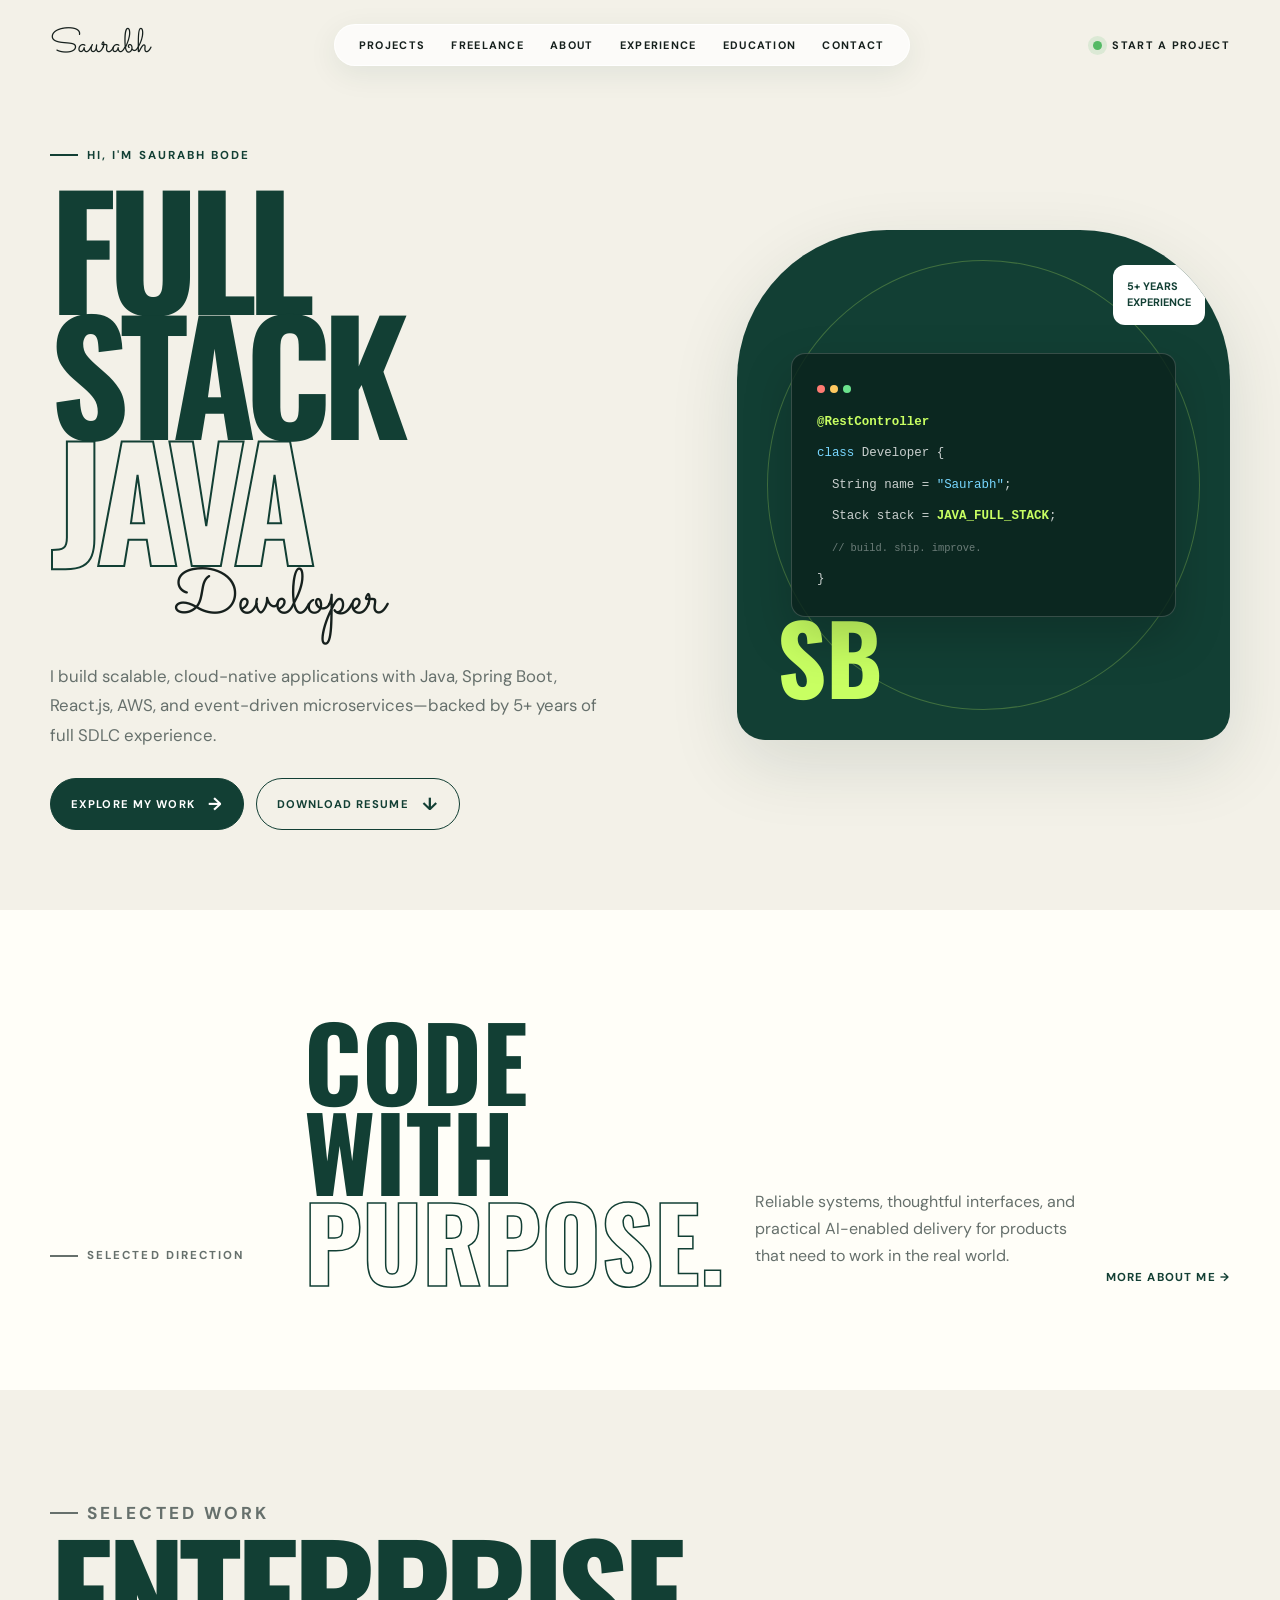
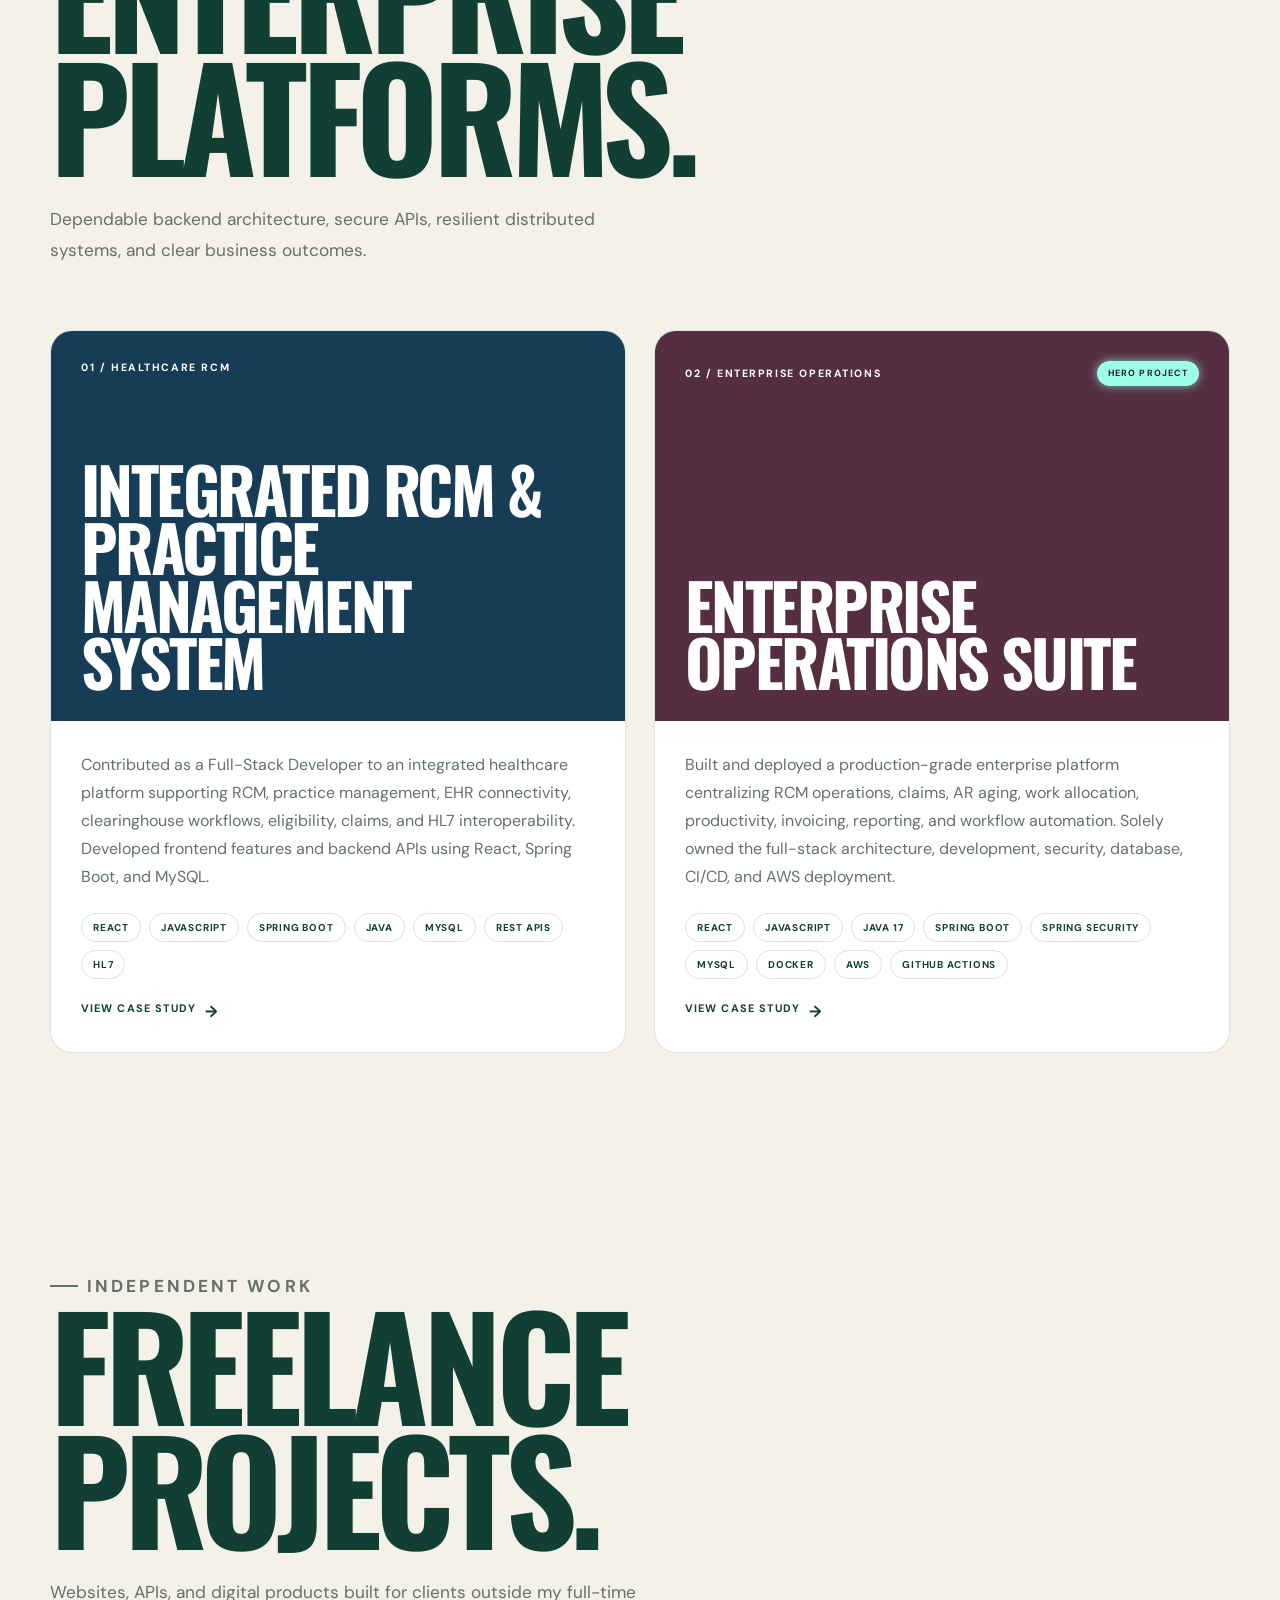
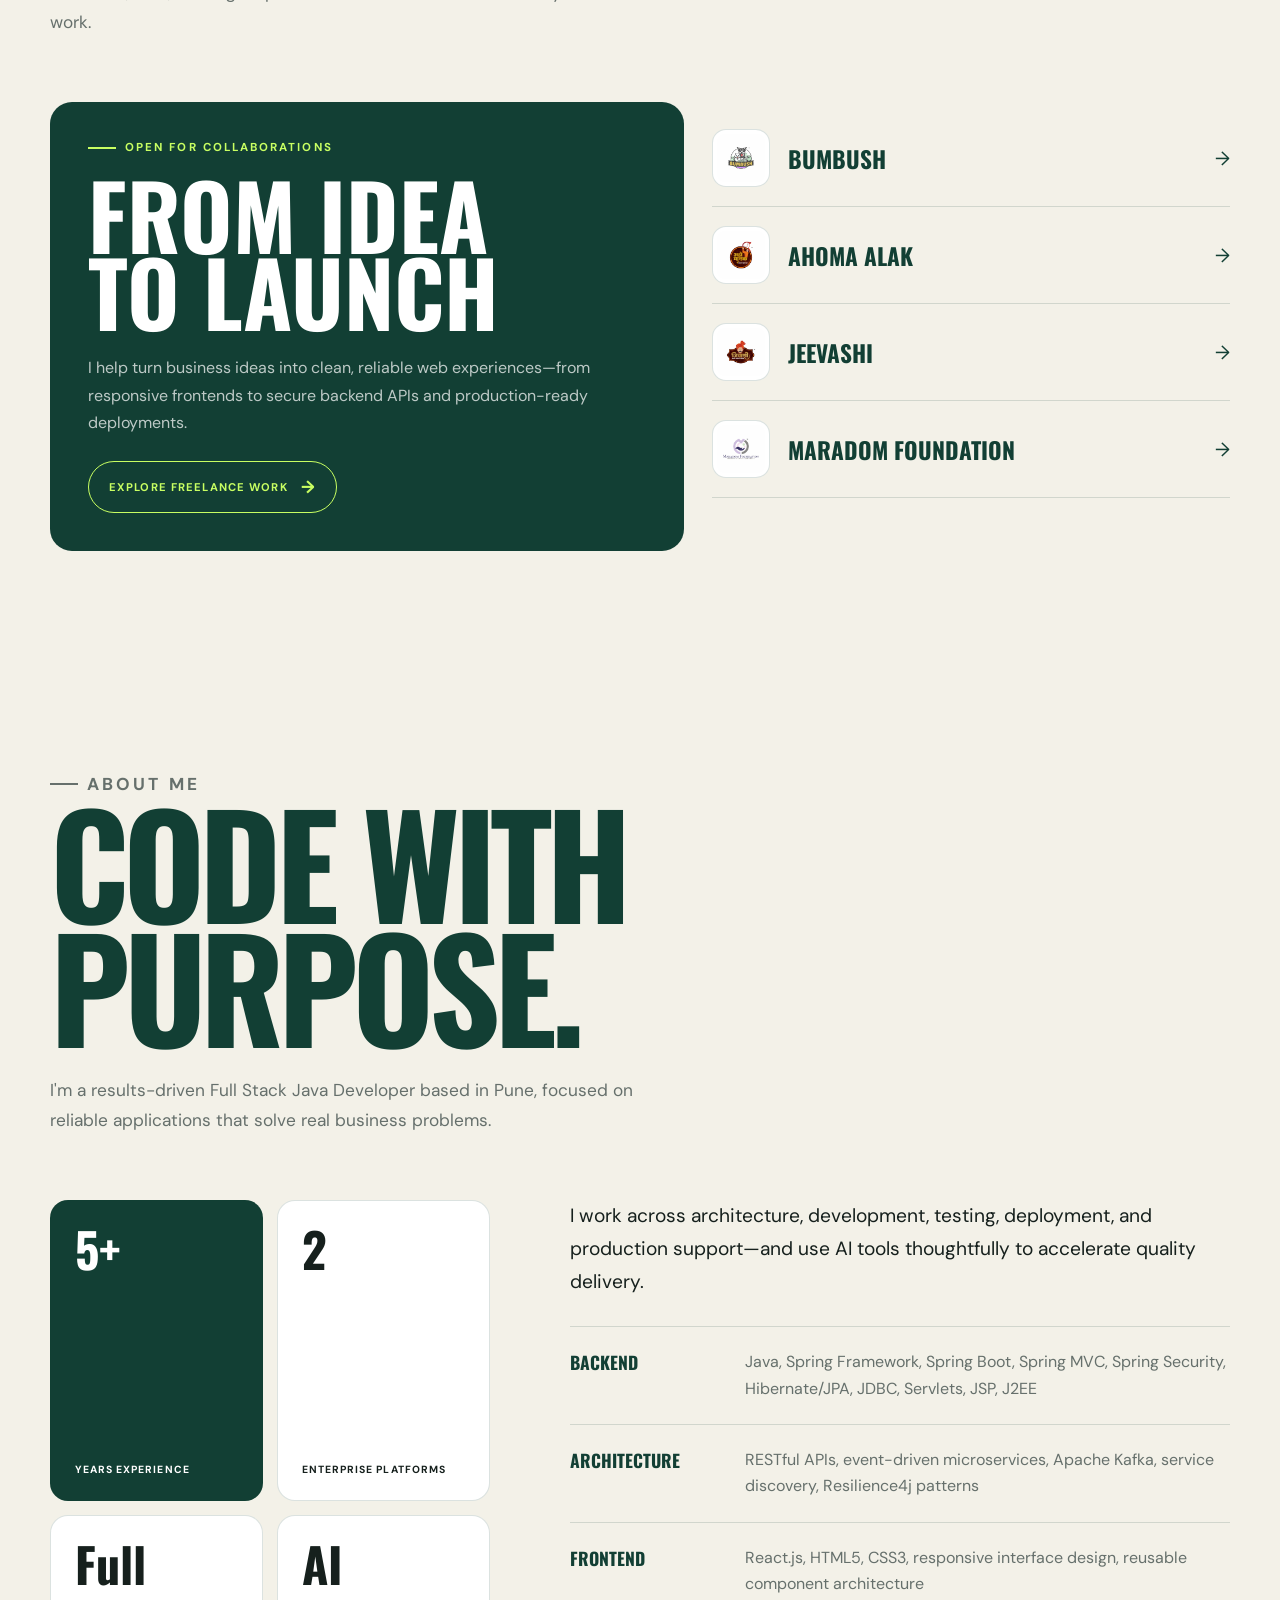
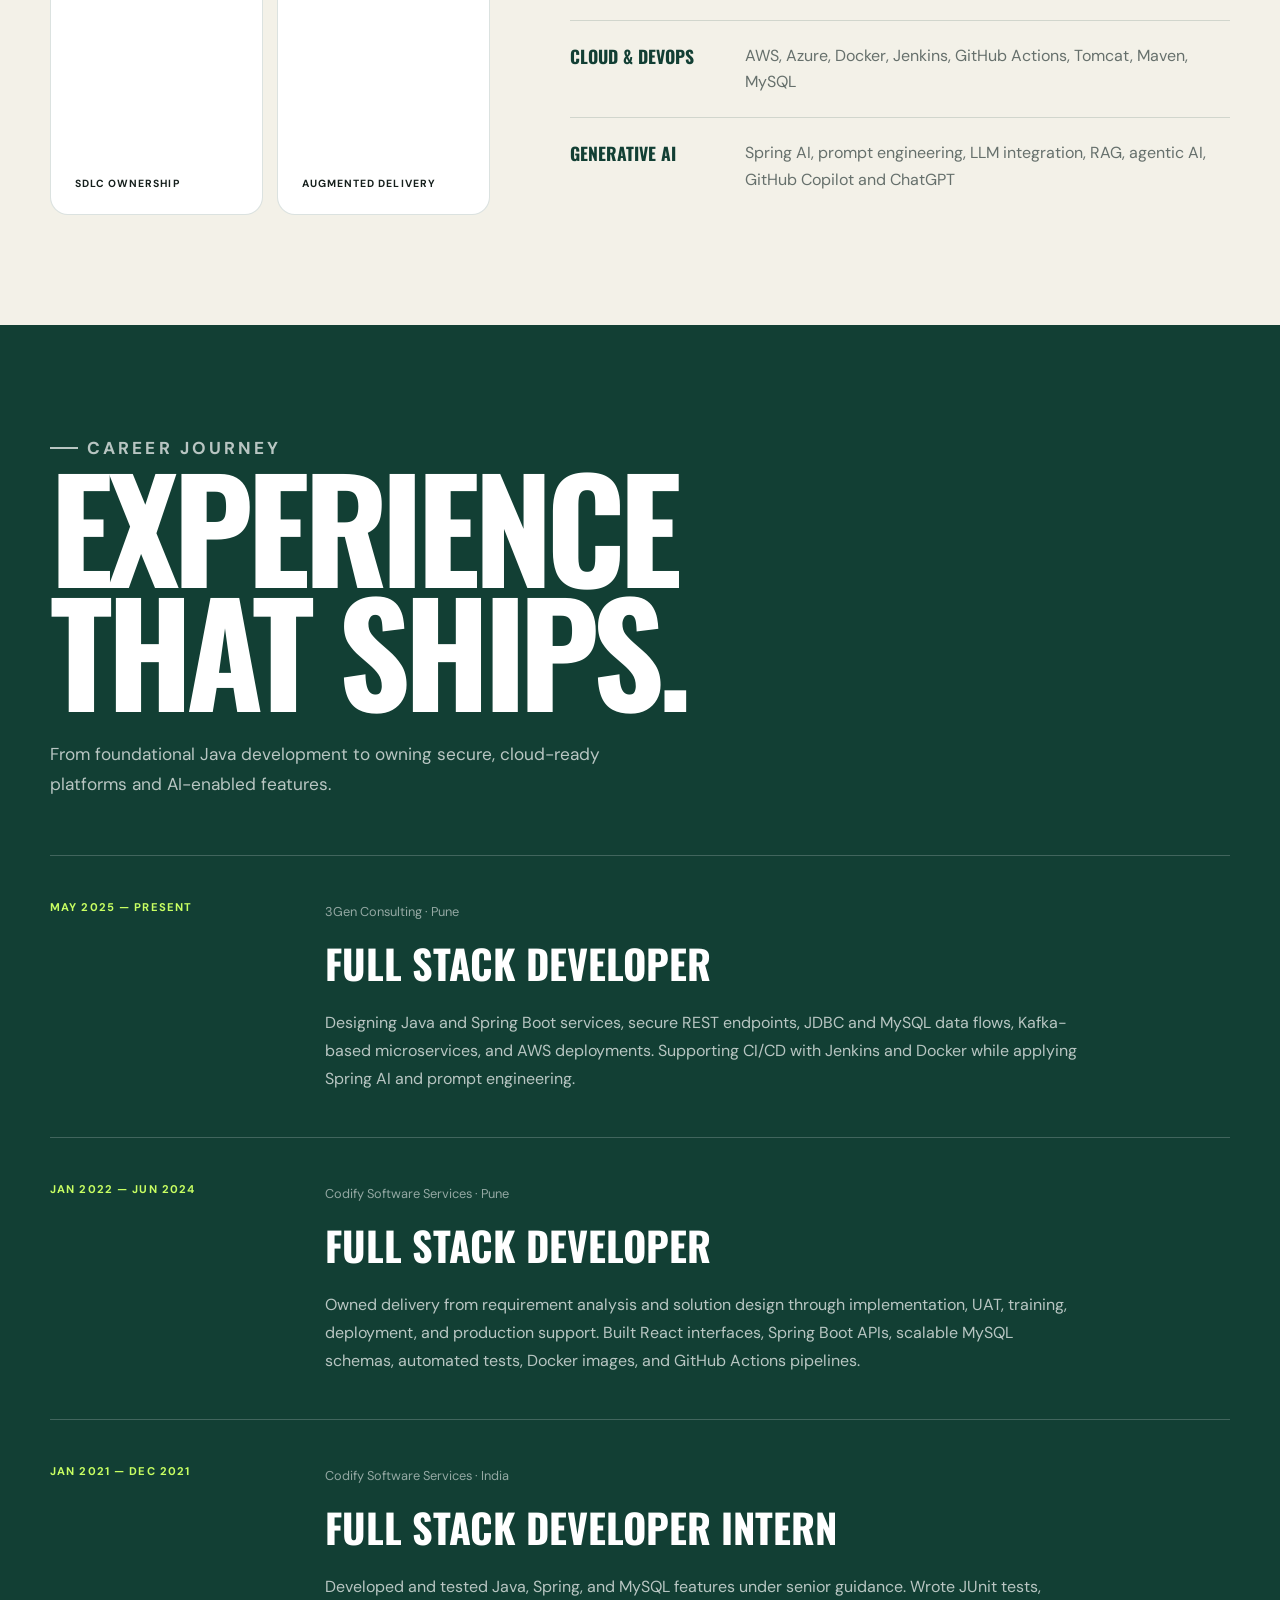
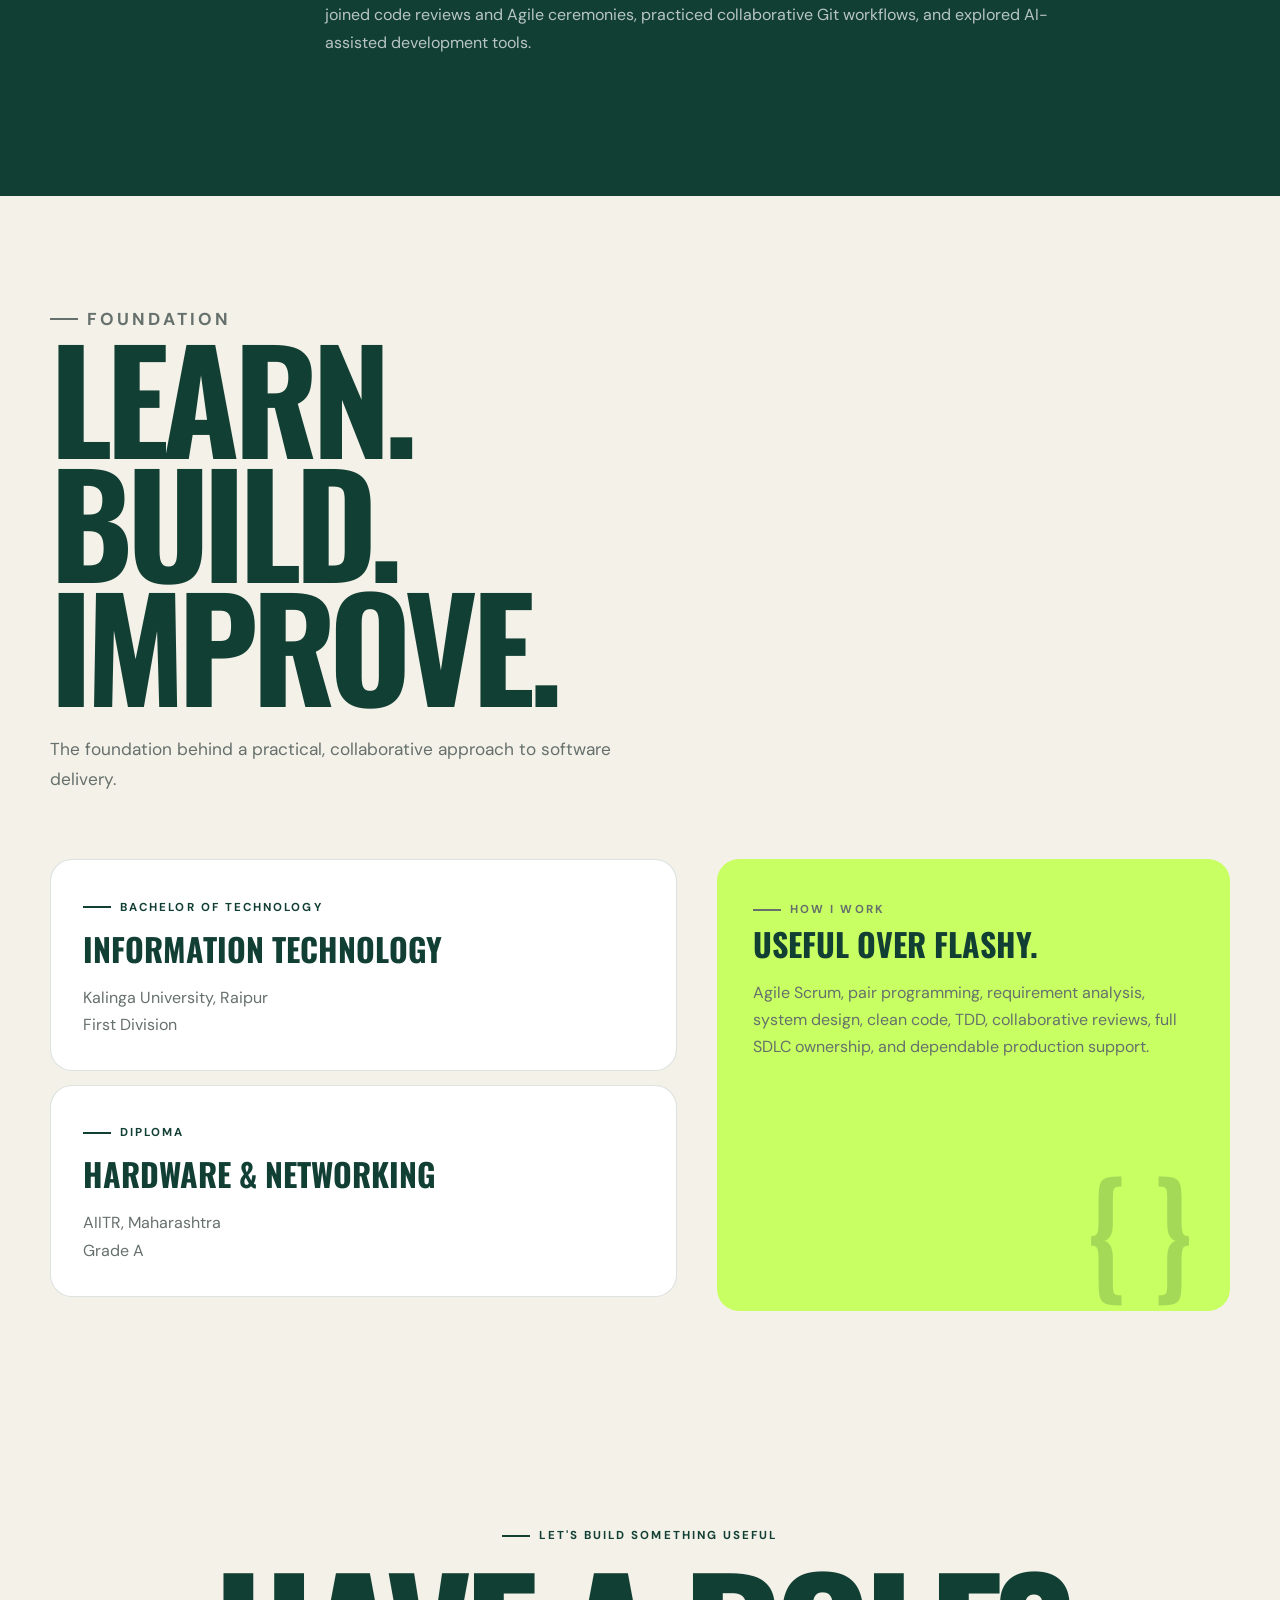
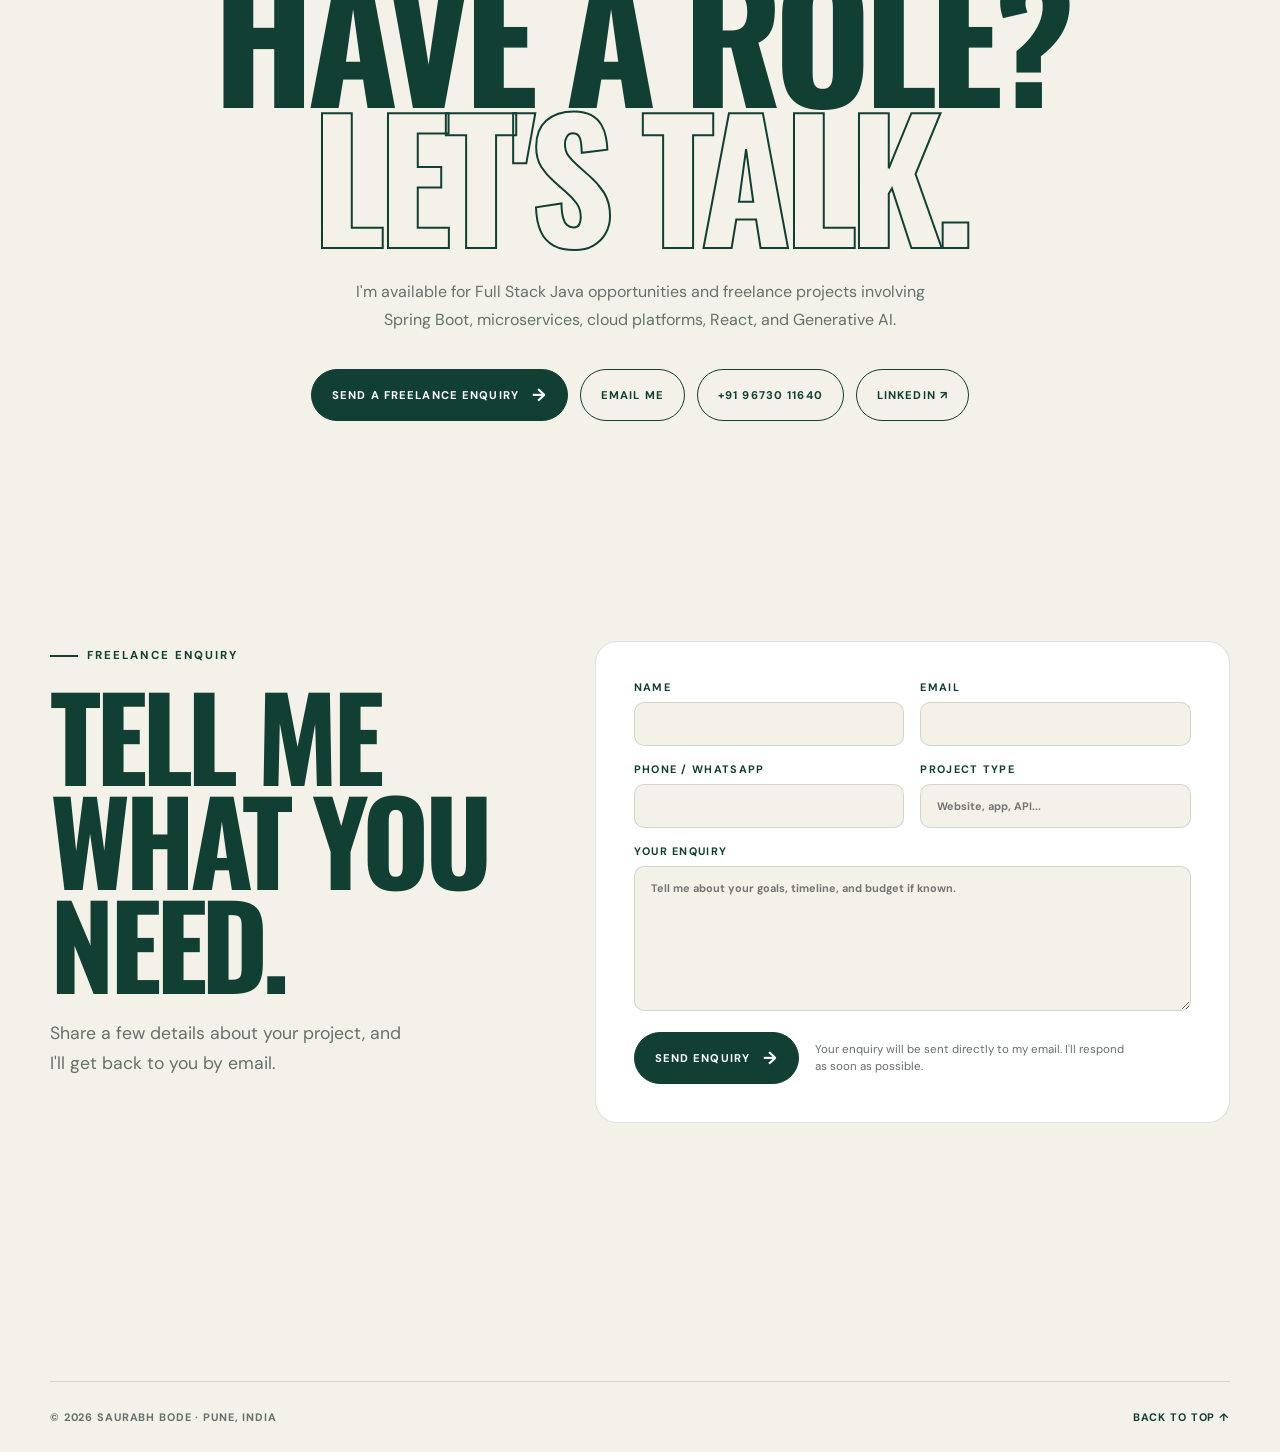
<file: index.html>
<!doctype html>
<html lang="en">
  <head>
    <meta charset="UTF-8" />
    <meta http-equiv="refresh" content="0; url=html/index.html" />
    <meta name="viewport" content="width=device-width, initial-scale=1.0" />
    <title>Saurabh Bode | Portfolio</title>
    <script>
      window.location.replace("html/index.html");
    </script>
  </head>
  <body>
    <a href="html/index.html">Open portfolio</a>
  </body>
</html>
</file>
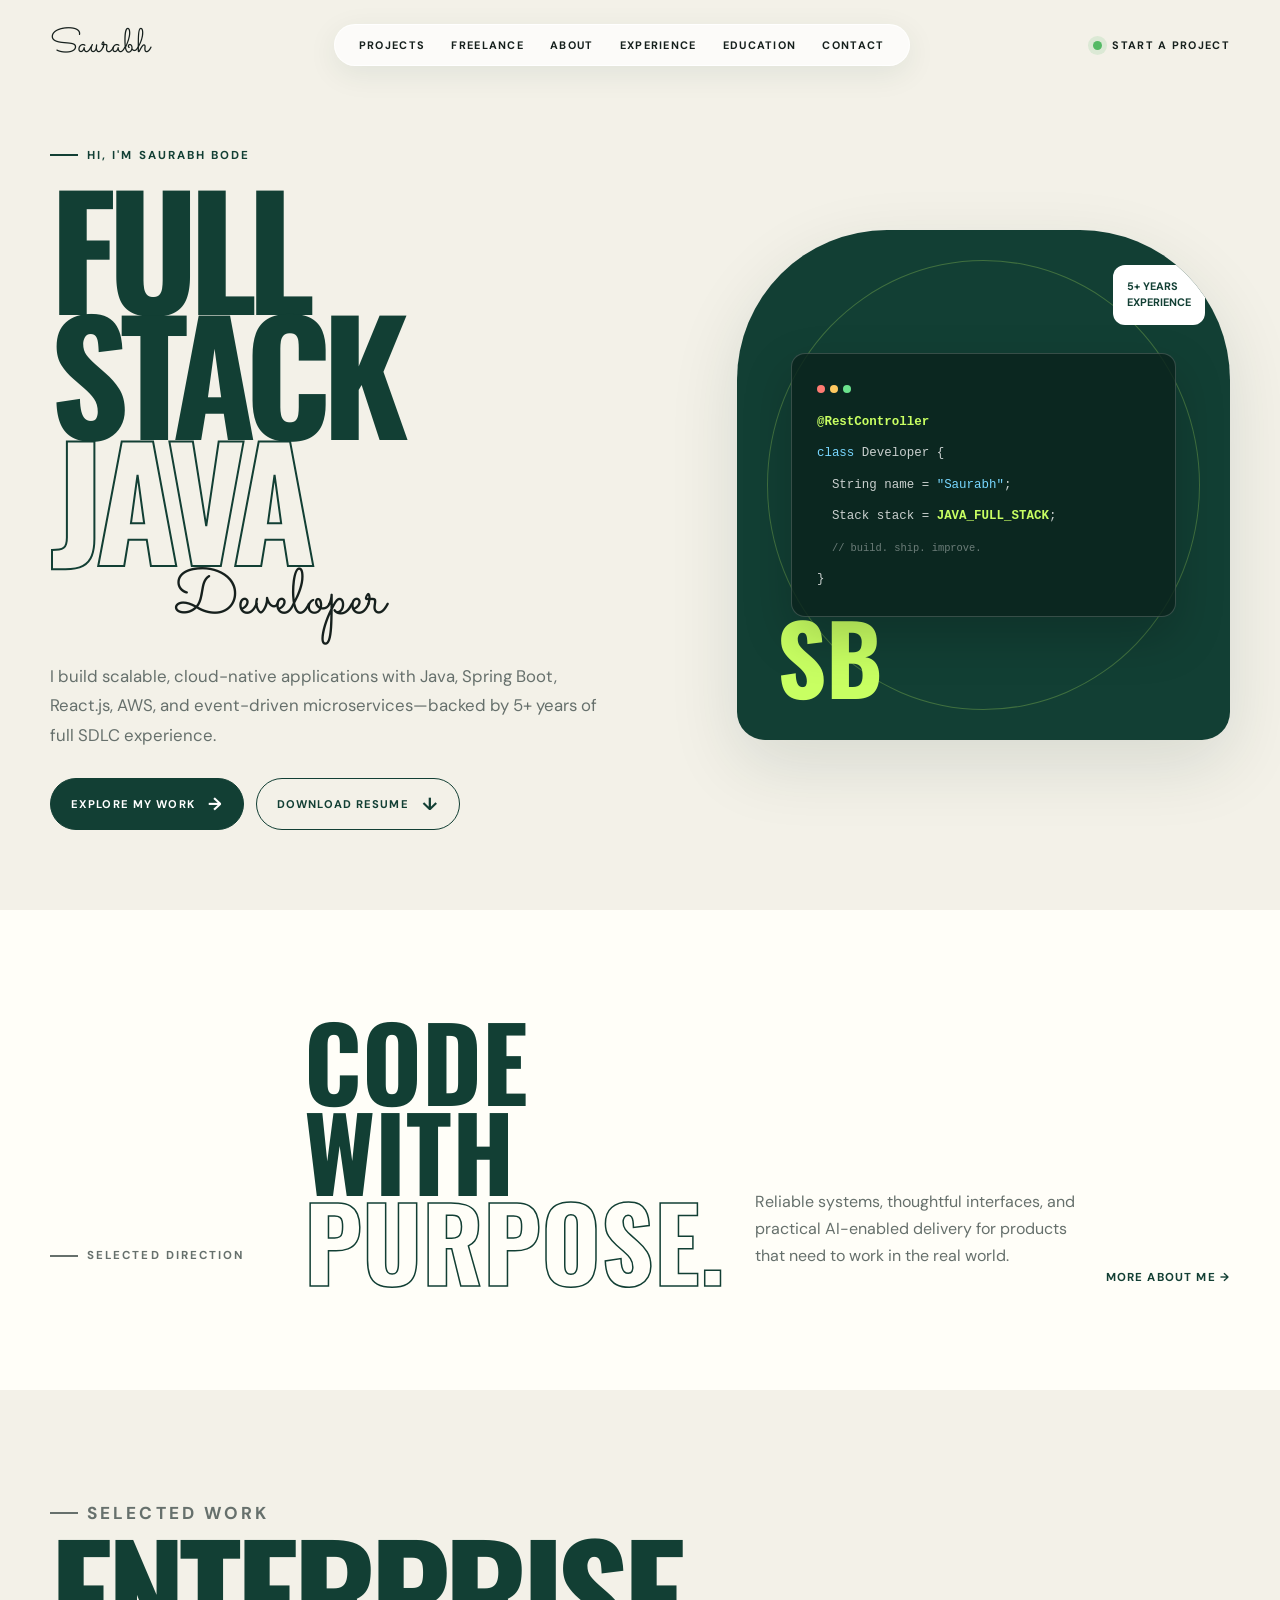
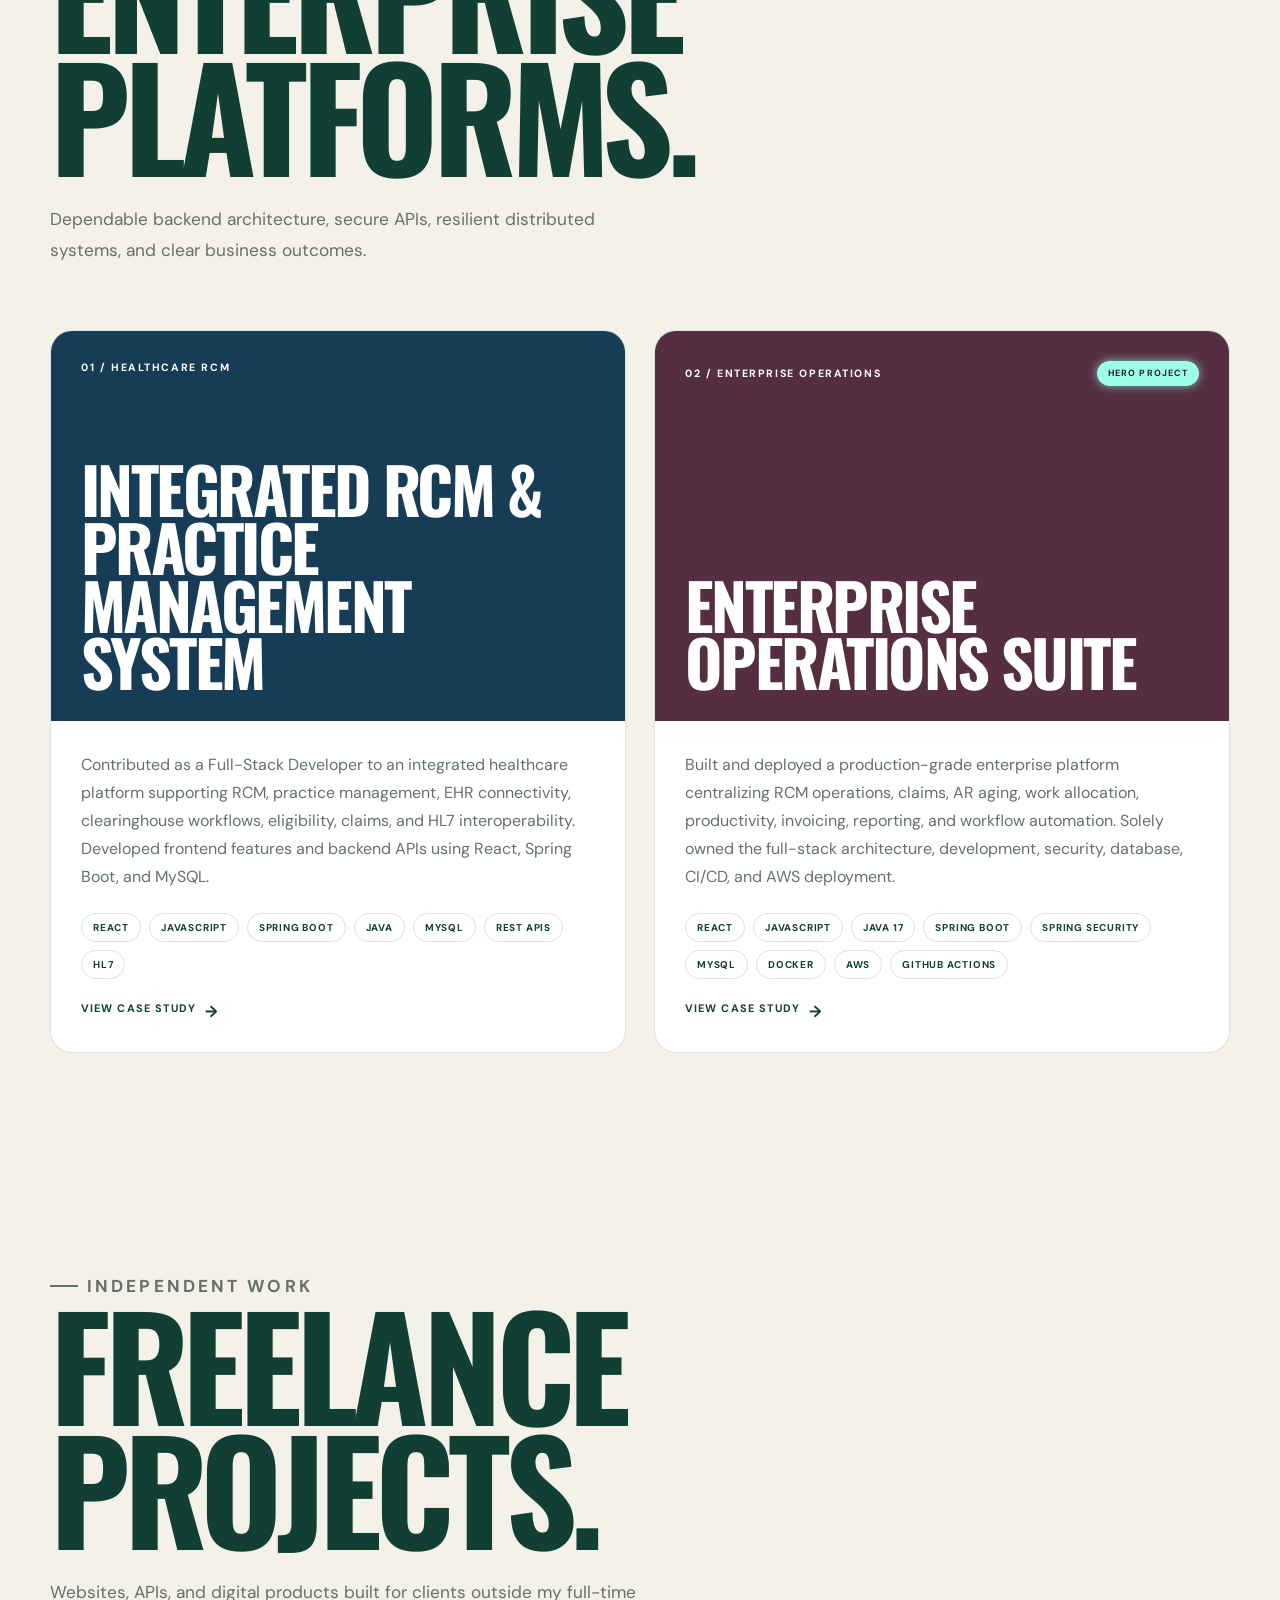
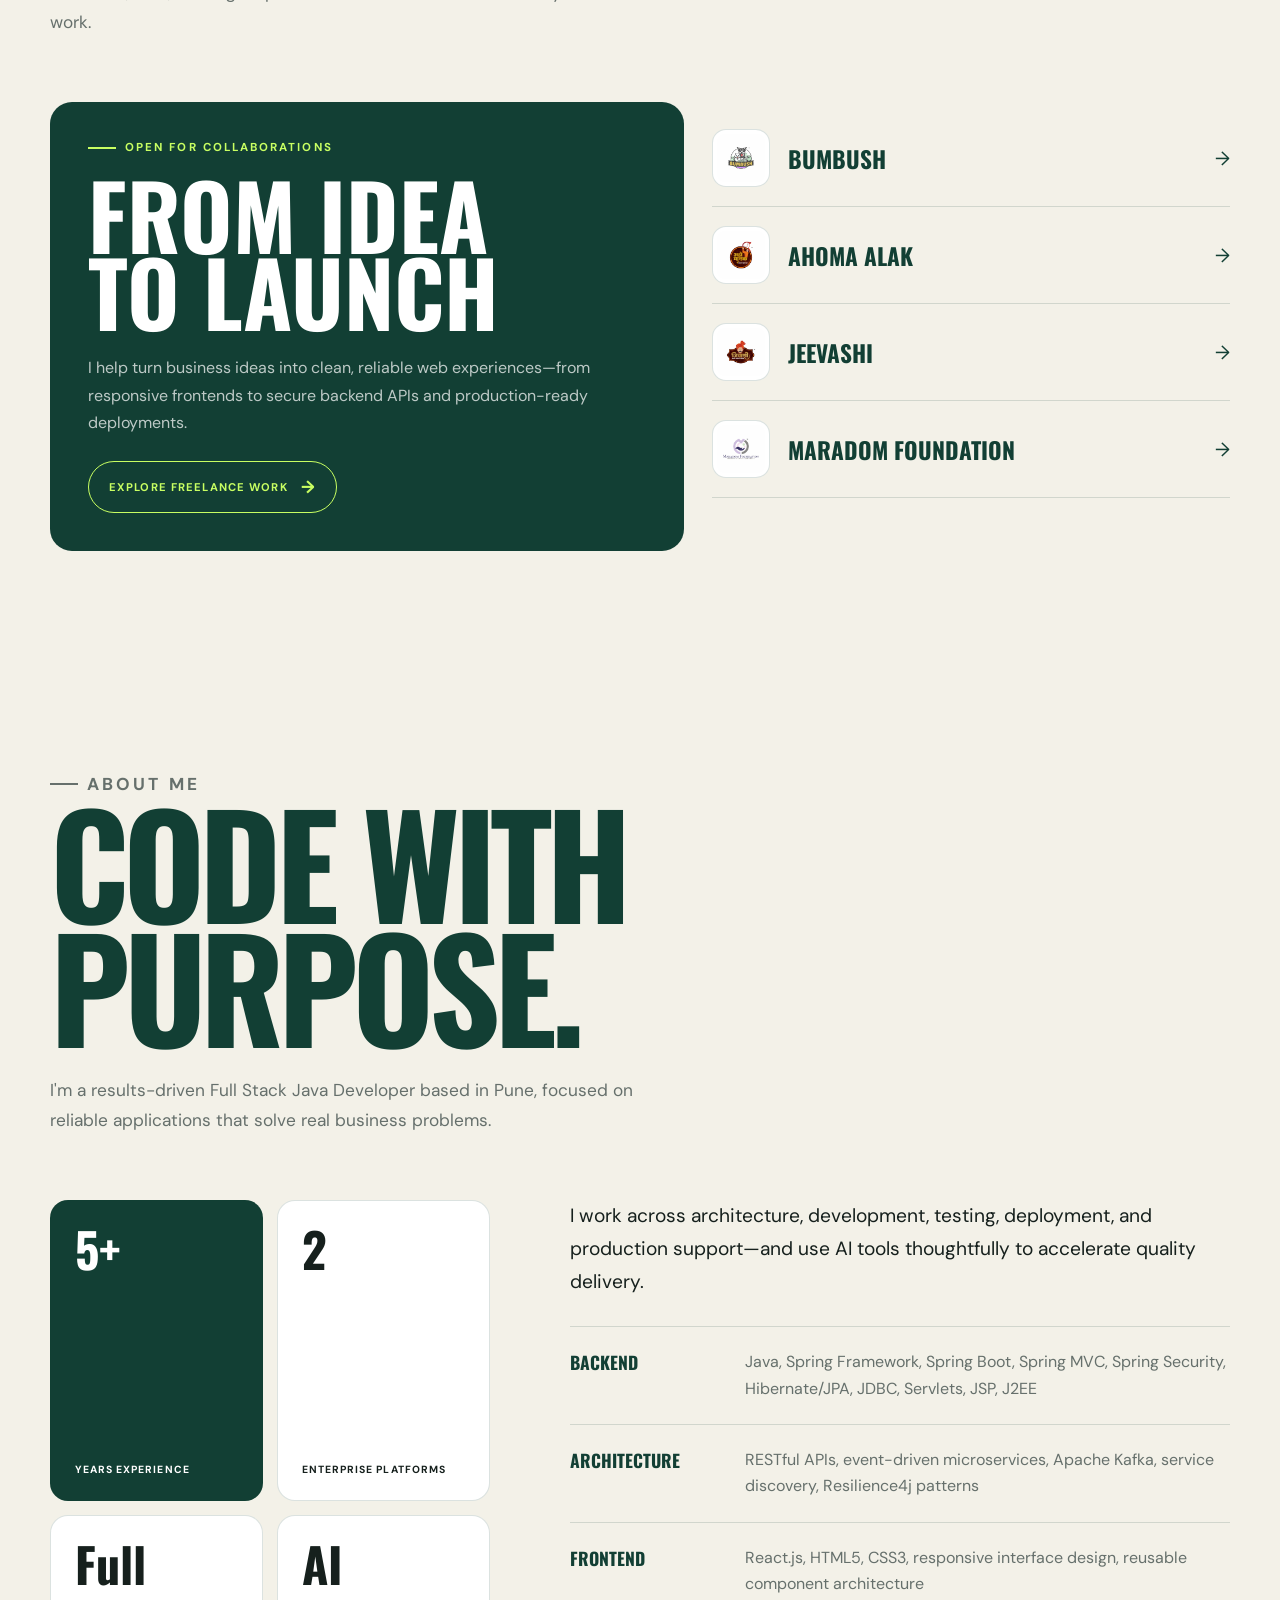
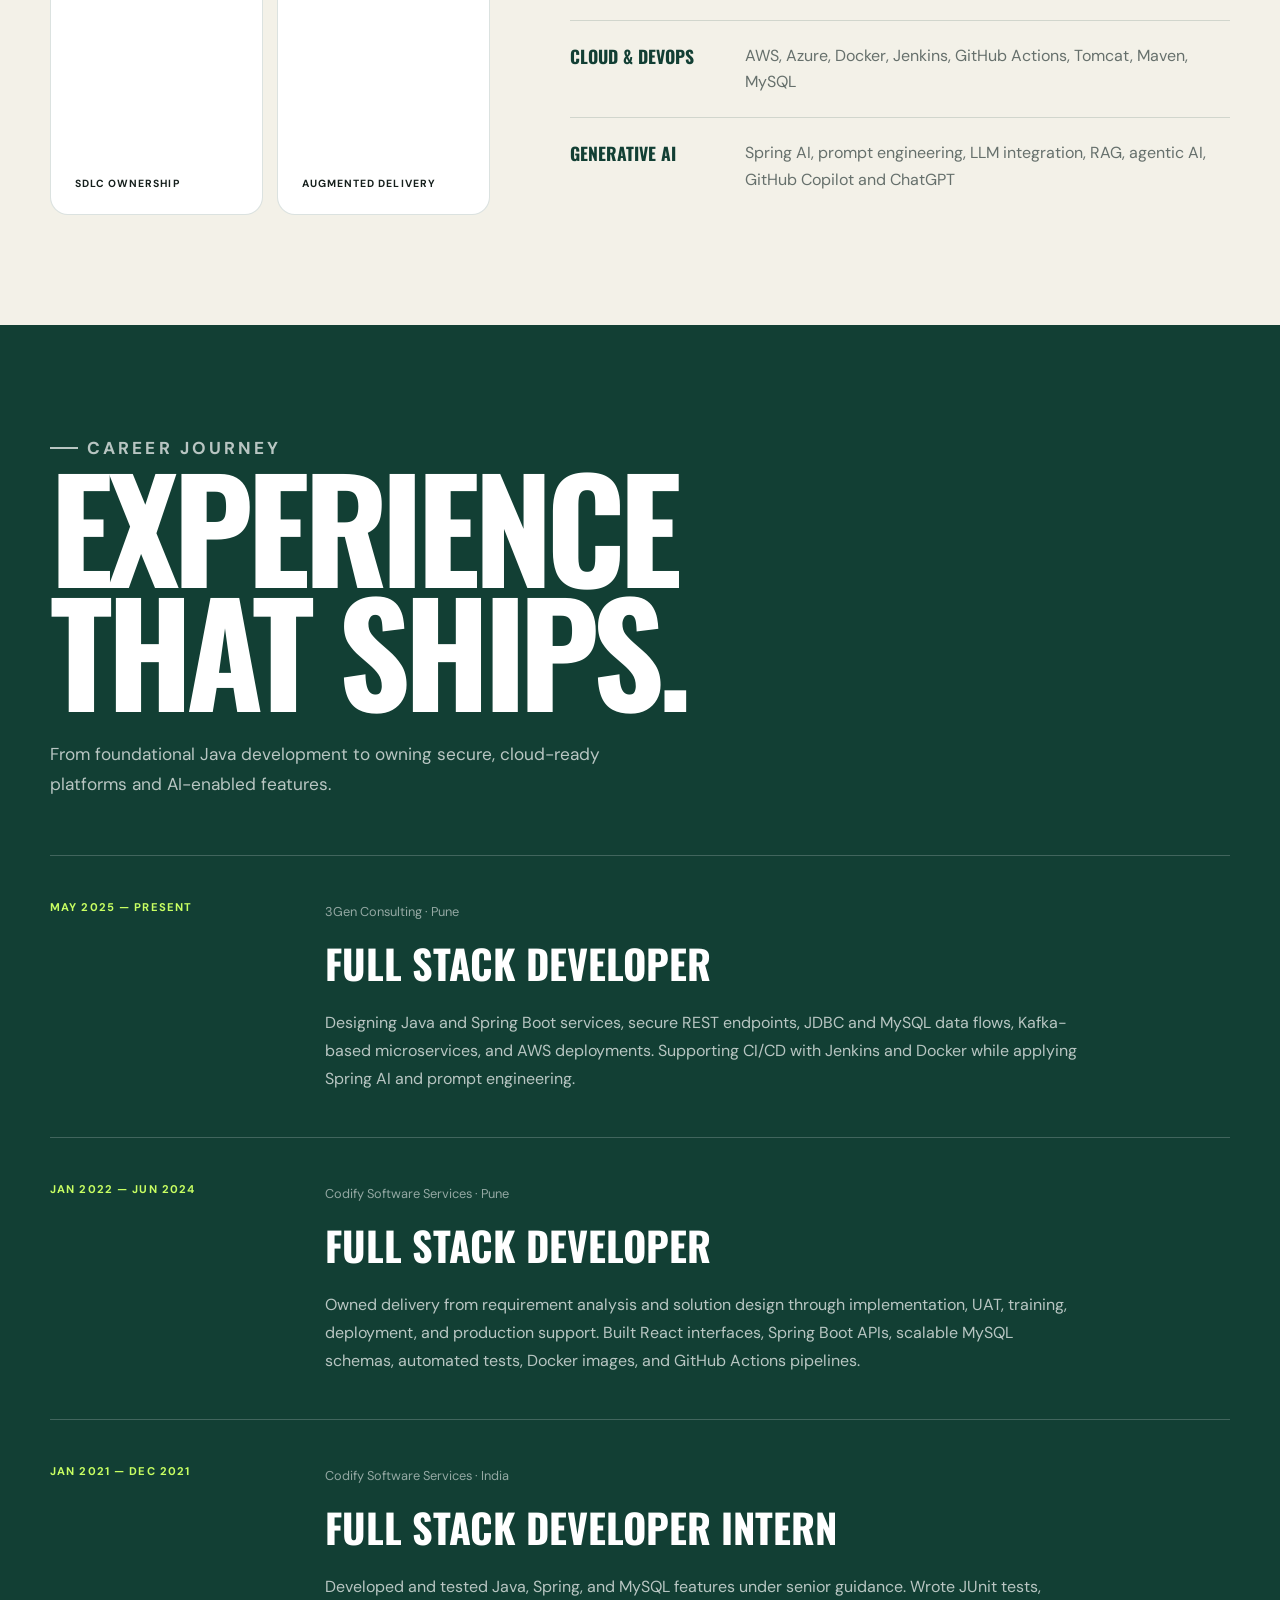
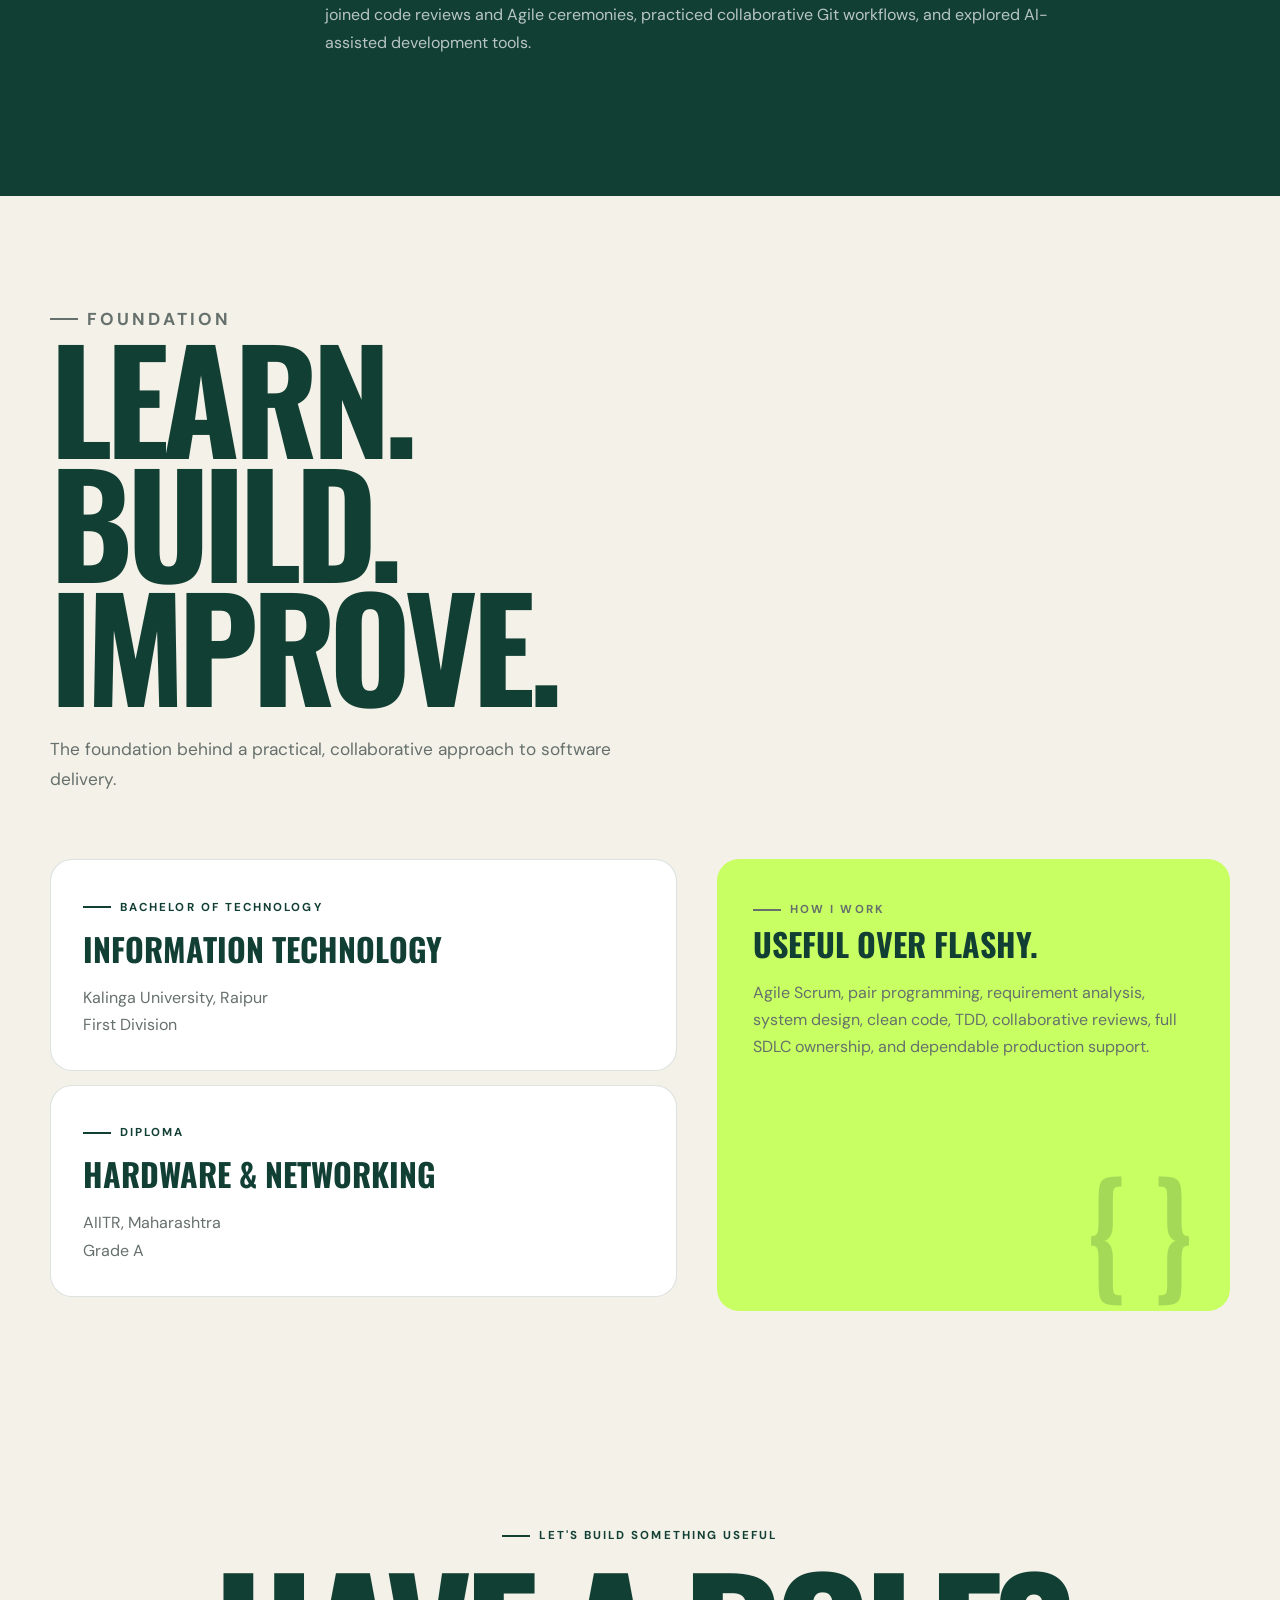
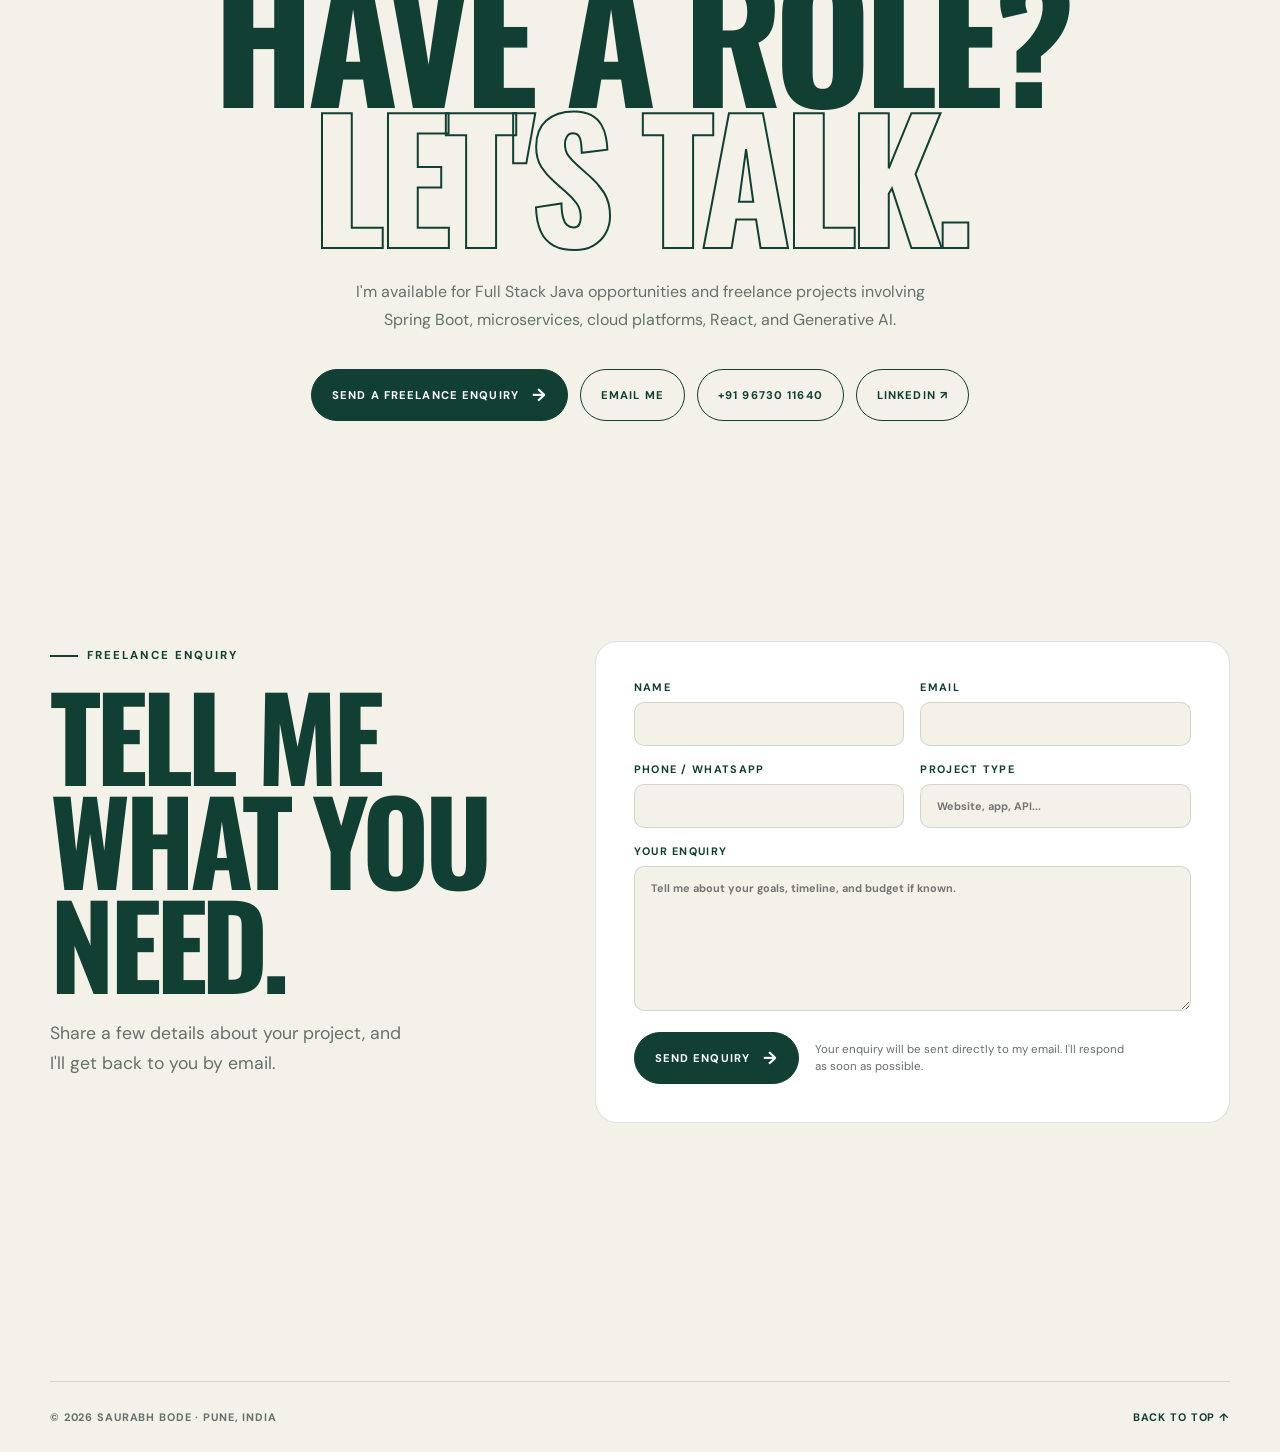
<file: html/index.html>
<!doctype html>
<html lang="en">
  <head>
    <meta charset="UTF-8" />
    <meta name="viewport" content="width=device-width, initial-scale=1.0" />
    <meta
      name="description"
      content="Portfolio of Saurabh Bode, Full Stack Java Developer."
    />
    <title>Saurabh Bode | Full Stack Java Developer</title>
    <link rel="icon" type="image/svg+xml" href="../assets/favicon.svg" />
    <link rel="preconnect" href="https://fonts.googleapis.com" />
    <link rel="preconnect" href="https://fonts.gstatic.com" crossorigin />
    <link
      href="https://fonts.googleapis.com/css2?family=DM+Sans:wght@400;500;600;700&family=Oswald:wght@500;600;700&family=Sacramento&display=swap"
      rel="stylesheet"
    />
    <link rel="stylesheet" href="../css/base.css" />
    <link rel="stylesheet" href="../css/home.css" />
    <link rel="stylesheet" href="../css/projects.css" />
    <link rel="stylesheet" href="../css/freelance.css" />
    <link rel="stylesheet" href="../css/about.css" />
    <link rel="stylesheet" href="../css/experience.css" />
    <link rel="stylesheet" href="../css/education.css" />
    <link rel="stylesheet" href="../css/contact.css" />
    <link rel="stylesheet" href="../css/enquiry.css" />
  </head>
  <body>
    <header class="site-header">
      <nav class="nav wrap" aria-label="Main navigation">
        <a href="#home" class="brand">Saurabh</a>
        <div class="nav-links">
          <a href="#projects">Projects</a><a href="#freelance">Freelance</a
          ><a href="#about">About</a><a href="#experience">Experience</a
          ><a href="#education">Education</a><a href="#contact">Contact</a>
        </div>
        <a class="nav-cta" href="#enquiry"
          ><span class="status-dot"></span> Start a project</a
        >
      </nav>
    </header>
    <main>
      <section id="home" class="hero wrap">
        <div class="hero-copy">
          <p class="eyebrow">Hi, I'm Saurabh Bode</p>
          <h1>Full Stack<br /><span>Java</span><small>Developer</small></h1>
          <p class="hero-intro">
            I build scalable, cloud-native applications with Java, Spring Boot,
            React.js, AWS, and event-driven microservices&mdash;backed by 5+
            years of full SDLC experience.
          </p>
          <div class="actions">
            <a class="button primary" href="#projects"
              >Explore my work <span>&rarr;</span></a
            ><a
              class="button"
              href="../documents/Saurabh_Bode_Resume.docx"
              download
              >Download resume <span>&darr;</span></a
            >
          </div>
        </div>
        <div class="hero-card" aria-label="Developer code illustration">
          <div class="code-window">
            <i></i><i></i><i></i>
            <p><b>@RestController</b></p>
            <p><em>class</em> Developer {</p>
            <p>&nbsp; String name = <em>"Saurabh"</em>;</p>
            <p>&nbsp; Stack stack = <b>JAVA_FULL_STACK</b>;</p>
            <p>&nbsp; <small>// build. ship. improve.</small></p>
            <p>}</p>
          </div>
          <strong>SB</strong><span>5+ years<br />experience</span>
        </div>
      </section>
      <section class="home-strip">
        <div class="wrap strip-grid">
          <p class="eyebrow">Selected direction</p>
          <h2>Code with<br /><span>purpose.</span></h2>
          <p>
            Reliable systems, thoughtful interfaces, and practical AI-enabled
            delivery for products that need to work in the real world.
          </p>
          <a class="text-link" href="#about">More about me &rarr;</a>
        </div>
      </section>
      <section id="projects" class="wrap portfolio-section">
        <header class="page-hero">
          <p class="eyebrow">Selected work</p>
          <h1>Enterprise<br />platforms.</h1>
          <p>
            Dependable backend architecture, secure APIs, resilient distributed
            systems, and clear business outcomes.
          </p>
        </header>
        <div class="project-grid">
          <a
            class="project card project-link"
            href="integrated-rcm-and-pms.html"
            aria-label="View RevGen-i project details"
            ><div class="project-visual blue">
              <span>01 / HEALTHCARE RCM</span>
              <h2>Integrated RCM &amp; Practice Management System</h2>
            </div>
            <div class="project-body">
              <p>
                Contributed as a Full-Stack Developer to an integrated
                healthcare platform supporting RCM, practice management, EHR
                connectivity, clearinghouse workflows, eligibility, claims, and
                HL7 interoperability. Developed frontend features and backend
                APIs using React, Spring Boot, and MySQL.
              </p>
              <div class="tags">
                <b>React</b><b>JavaScript</b><b>Spring Boot</b><b>Java</b
                ><b>MySQL</b><b>REST APIs</b><b>HL7</b>
              </div>
              <span class="project-cta">View case study <i>&rarr;</i></span>
            </div></a
          ><a
            class="project card project-link"
            href="enterprise-operations-suite.html"
            aria-label="View SpineGen-i project details"
            ><div class="project-visual red">
              <div class="project-meta">
                <span>02 / ENTERPRISE OPERATIONS</span>
                <span class="hero-project-badge">Hero Project</span>
              </div>
              <h2>Enterprise Operations Suite</h2>
            </div>
            <div class="project-body">
              <p>
                Built and deployed a production-grade enterprise platform
                centralizing RCM operations, claims, AR aging, work allocation,
                productivity, invoicing, reporting, and workflow automation.
                Solely owned the full-stack architecture, development, security,
                database, CI/CD, and AWS deployment.
              </p>
              <div class="tags">
                <b>React</b><b>JavaScript</b><b>Java 17</b><b>Spring Boot</b
                ><b>Spring Security</b><b>MySQL</b><b>Docker</b><b>AWS</b
                ><b>GitHub Actions</b>
              </div>
              <span class="project-cta">View case study <i>&rarr;</i></span>
            </div></a
          >
        </div>
      </section>
      <section id="freelance" class="wrap portfolio-section">
        <header class="page-hero">
          <p class="eyebrow">Independent work</p>
          <h1>Freelance<br />projects.</h1>
          <p>
            Websites, APIs, and digital products built for clients outside my
            full-time work.
          </p>
        </header>
        <div class="freelance-layout">
          <article
            class="freelance-intro"
            role="link"
            tabindex="0"
            aria-label="View freelance services and selected work"
            onclick="window.location.href = 'freelance-details.html'"
            onkeydown="
              if (event.key === 'Enter' || event.key === ' ') {
                event.preventDefault();
                window.location.href = 'freelance-details.html';
              }
            "
          >
            <p class="eyebrow">Open for collaborations</p>
            <h2>From idea<br />to launch</h2>
            <p>
              I help turn business ideas into clean, reliable web
              experiences&mdash;from responsive frontends to secure backend APIs
              and production-ready deployments.
            </p>
            <a class="button" href="freelance-details.html"
              >Explore freelance work <span>&rarr;</span></a
            >
          </article>
          <div class="client-list">
            <a
              class="client"
              href="https://bumbush.com/"
              target="_blank"
              rel="noopener noreferrer"
              ><img
                src="../assets/Bumbush_JPEG_TM.jpg"
                alt="Bumbush logo"
              /><strong>Bumbush</strong><span>&rarr;</span></a
            ><a
              class="client"
              href="https://ahomaalak.com/"
              target="_blank"
              rel="noopener noreferrer"
              ><img
                src="../assets/Aho Malak Logo_JPEG_TM.jpg"
                alt="Ahoma Alak logo"
              /><strong>Ahoma Alak</strong><span>&rarr;</span></a
            ><a
              class="client"
              href="https://jeevashi.com/"
              target="_blank"
              rel="noopener noreferrer"
              ><img
                src="../assets/Jivashi_JPEG_TM.jpg"
                alt="Jeevashi logo"
              /><strong>Jeevashi</strong><span>&rarr;</span></a
            ><a
              class="client"
              href="https://maradomfoundation.org/"
              target="_blank"
              rel="noopener noreferrer"
              ><img
                src="../assets/Maradom Foundation Logo_JPEG_TM.jpg"
                alt="Maradom Foundation logo"
              /><strong>Maradom Foundation</strong><span>&rarr;</span></a
            >
          </div>
        </div>
      </section>
      <section id="about" class="wrap portfolio-section">
        <header class="page-hero">
          <p class="eyebrow">About me</p>
          <h1>Code with<br />purpose.</h1>
          <p>
            I'm a results-driven Full Stack Java Developer based in Pune,
            focused on reliable applications that solve real business problems.
          </p>
        </header>
        <div class="about-grid">
          <div class="stats">
            <div><strong>5+</strong><span>Years experience</span></div>
            <div><strong>2</strong><span>Enterprise platforms</span></div>
            <div><strong>Full</strong><span>SDLC ownership</span></div>
            <div><strong>AI</strong><span>Augmented delivery</span></div>
          </div>
          <div class="skills">
            <p>
              I work across architecture, development, testing, deployment, and
              production support&mdash;and use AI tools thoughtfully to
              accelerate quality delivery.
            </p>
            <div class="skill">
              <h2>Backend</h2>
              <p>
                Java, Spring Framework, Spring Boot, Spring MVC, Spring
                Security, Hibernate/JPA, JDBC, Servlets, JSP, J2EE
              </p>
            </div>
            <div class="skill">
              <h2>Architecture</h2>
              <p>
                RESTful APIs, event-driven microservices, Apache Kafka, service
                discovery, Resilience4j patterns
              </p>
            </div>
            <div class="skill">
              <h2>Frontend</h2>
              <p>
                React.js, HTML5, CSS3, responsive interface design, reusable
                component architecture
              </p>
            </div>
            <div class="skill">
              <h2>Cloud &amp; DevOps</h2>
              <p>
                AWS, Azure, Docker, Jenkins, GitHub Actions, Tomcat, Maven,
                MySQL
              </p>
            </div>
            <div class="skill">
              <h2>Generative AI</h2>
              <p>
                Spring AI, prompt engineering, LLM integration, RAG, agentic AI,
                GitHub Copilot and ChatGPT
              </p>
            </div>
          </div>
        </div>
      </section>
      <section id="experience" class="experience-page portfolio-section">
        <div class="wrap">
          <header class="page-hero">
            <p class="eyebrow">Career journey</p>
            <h1>Experience<br />that ships.</h1>
            <p>
              From foundational Java development to owning secure, cloud-ready
              platforms and AI-enabled features.
            </p>
          </header>
          <div class="timeline">
            <article>
              <time>May 2025 &mdash; Present</time>
              <div>
                <small>3Gen Consulting &middot; Pune</small>
                <h2>Full Stack Developer</h2>
                <p>
                  Designing Java and Spring Boot services, secure REST
                  endpoints, JDBC and MySQL data flows, Kafka-based
                  microservices, and AWS deployments. Supporting CI/CD with
                  Jenkins and Docker while applying Spring AI and prompt
                  engineering.
                </p>
              </div>
            </article>
            <article>
              <time>Jan 2022 &mdash; Jun 2024</time>
              <div>
                <small>Codify Software Services &middot; Pune</small>
                <h2>Full Stack Developer</h2>
                <p>
                  Owned delivery from requirement analysis and solution design
                  through implementation, UAT, training, deployment, and
                  production support. Built React interfaces, Spring Boot APIs,
                  scalable MySQL schemas, automated tests, Docker images, and
                  GitHub Actions pipelines.
                </p>
              </div>
            </article>
            <article>
              <time>Jan 2021 &mdash; Dec 2021</time>
              <div>
                <small>Codify Software Services &middot; India</small>
                <h2>Full Stack Developer Intern</h2>
                <p>
                  Developed and tested Java, Spring, and MySQL features under
                  senior guidance. Wrote JUnit tests, joined code reviews and
                  Agile ceremonies, practiced collaborative Git workflows, and
                  explored AI-assisted development tools.
                </p>
              </div>
            </article>
          </div>
        </div>
      </section>
      <section id="education" class="wrap portfolio-section">
        <header class="page-hero">
          <p class="eyebrow">Foundation</p>
          <h1>Learn.<br />Build.<br />Improve.</h1>
          <p>
            The foundation behind a practical, collaborative approach to
            software delivery.
          </p>
        </header>
        <div class="education-grid">
          <div>
            <article class="card education-card">
              <p class="eyebrow">Bachelor of Technology</p>
              <h2>Information Technology</h2>
              <p>Kalinga University, Raipur<br />First Division</p>
            </article>
            <article class="card education-card">
              <p class="eyebrow">Diploma</p>
              <h2>Hardware &amp; Networking</h2>
              <p>AIITR, Maharashtra<br />Grade A</p>
            </article>
          </div>
          <article class="method-card">
            <div>
              <p class="eyebrow">How I work</p>
              <h2>Useful over flashy.</h2>
              <p>
                Agile Scrum, pair programming, requirement analysis, system
                design, clean code, TDD, collaborative reviews, full SDLC
                ownership, and dependable production support.
              </p>
            </div>
            <strong>{ }</strong>
          </article>
        </div>
      </section>
      <section id="contact" class="contact-page portfolio-section">
        <div class="wrap">
          <p class="eyebrow">Let's build something useful</p>
          <h1>Have a role?<br /><span>Let's talk.</span></h1>
          <p class="contact-copy">
            I'm available for Full Stack Java opportunities and freelance
            projects involving Spring Boot, microservices, cloud platforms,
            React, and Generative AI.
          </p>
          <div class="contact-links">
            <a class="button primary" href="#enquiry"
              >Send a freelance enquiry <span>&rarr;</span></a
            ><a class="button" href="mailto:saurabhbode222.sb@gmail.com"
              >Email me</a
            ><a class="button" href="tel:+919673011640">+91 96730 11640</a
            ><a
              class="button"
              href="https://www.linkedin.com/in/saurabhbode"
              target="_blank"
              rel="noopener noreferrer"
              >LinkedIn &nearr;</a
            >
          </div>
        </div>
      </section>
      <section id="enquiry" class="enquiry-page portfolio-section">
        <div class="enquiry-shell wrap">
          <div class="enquiry-intro">
            <p class="eyebrow">Freelance enquiry</p>
            <h1>Tell me<br />what you need.</h1>
            <p>
              Share a few details about your project, and I'll get back to you
              by email.
            </p>
          </div>
          <form
            class="enquiry-form"
            action="https://formsubmit.co/saurabhbode222.sb@gmail.com"
            method="POST"
          >
            <input
              type="hidden"
              name="_subject"
              value="New freelance enquiry from portfolio"
            /><input type="hidden" name="_template" value="table" /><input
              type="hidden"
              name="_next"
              value="https://saurabhbode.github.io/Portfolio/"
            /><input
              type="text"
              name="_honey"
              tabindex="-1"
              autocomplete="off"
              class="honeypot"
            /><label
              >Name<input
                type="text"
                name="name"
                autocomplete="name"
                required /></label
            ><label
              >Email<input
                type="email"
                name="email"
                autocomplete="email"
                required /></label
            ><label
              >Phone / WhatsApp<input
                type="tel"
                name="phone"
                autocomplete="tel" /></label
            ><label
              >Project type<input
                type="text"
                name="project"
                placeholder="Website, app, API..."
                required /></label
            ><label class="full-width"
              >Your enquiry<textarea
                name="message"
                placeholder="Tell me about your goals, timeline, and budget if known."
                required
              ></textarea>
            </label>
            <div class="form-actions">
              <button class="button primary" type="submit">
                Send enquiry <span>&rarr;</span>
              </button>
              <p>
                Your enquiry will be sent directly to my email. I'll respond as
                soon as possible.
              </p>
            </div>
          </form>
        </div>
      </section>
    </main>
    <footer class="footer wrap">
      <span
        >&copy; <span id="year"></span> Saurabh Bode &middot; Pune, India</span
      ><a href="#home">Back to top &uarr;</a>
    </footer>
    <script>
      document.getElementById("year").textContent = new Date().getFullYear();
    </script>
  </body>
</html>
</file>
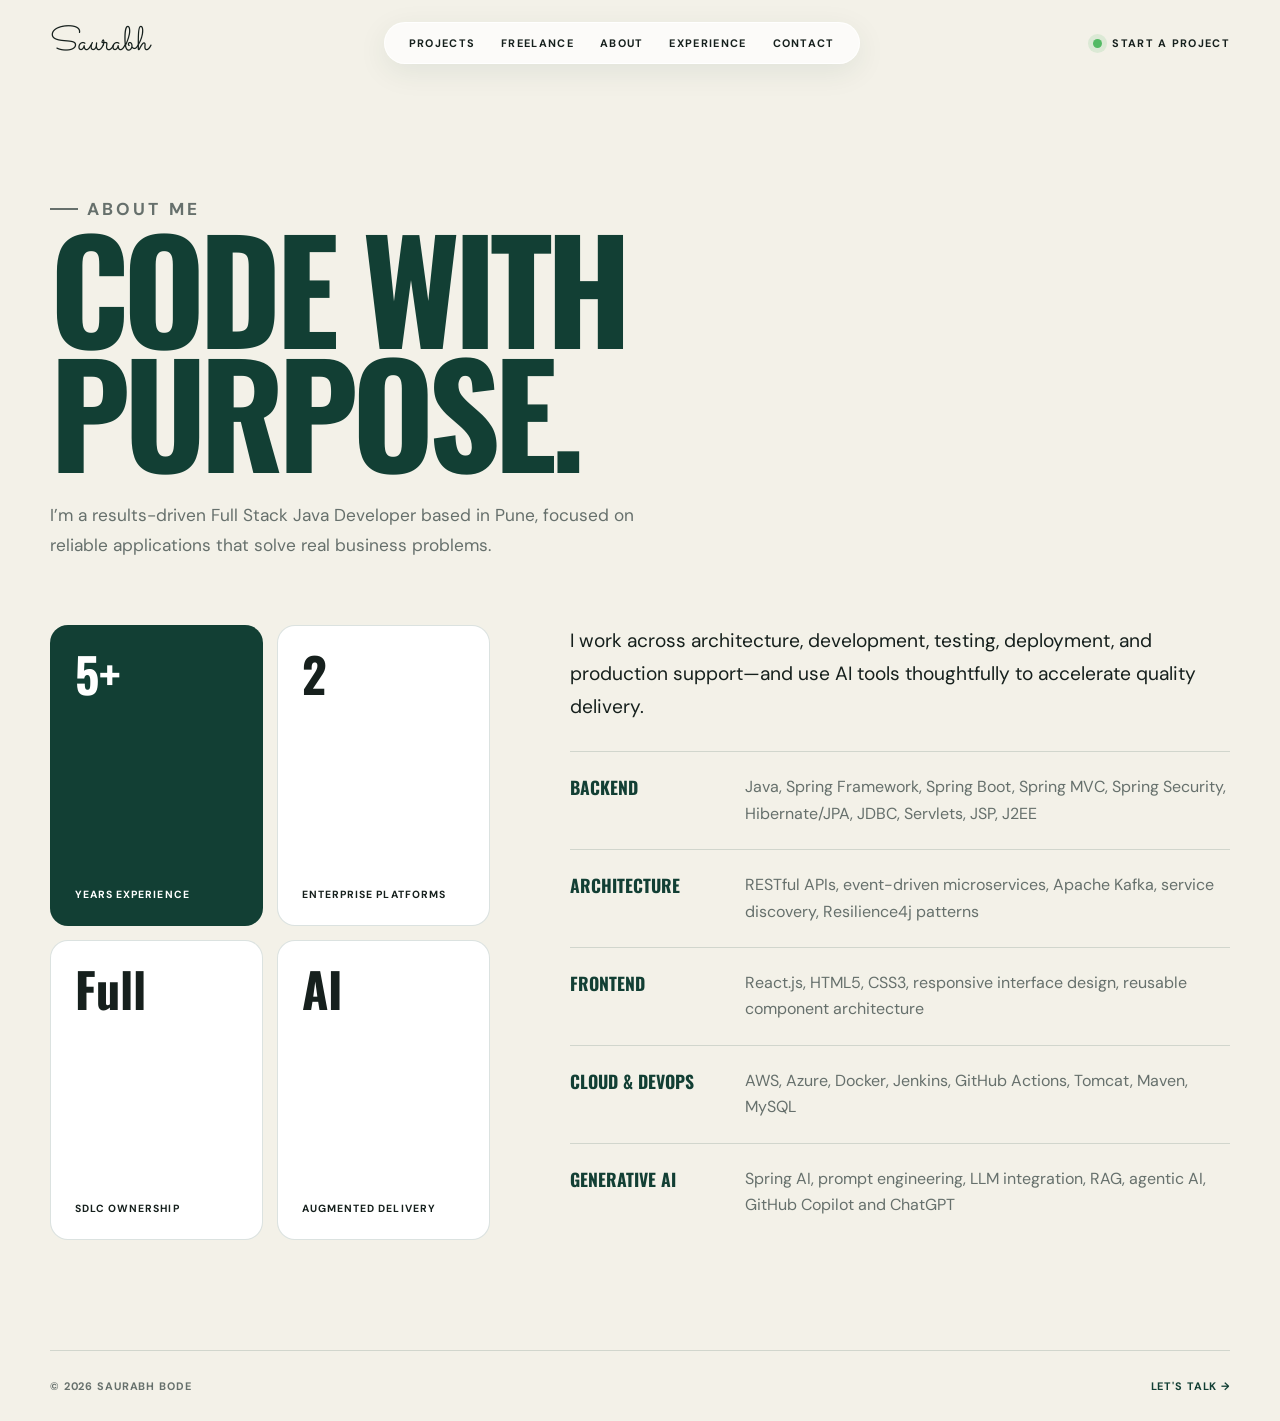
<file: html/about.html>
<!doctype html>
<html lang="en">
  <head>
    <meta charset="UTF-8" />
    <meta name="viewport" content="width=device-width,initial-scale=1.0" />
    <meta
      name="description"
      content="About Saurabh Bode and his technical skills."
    />
    <title>About | Saurabh Bode</title>
    <link rel="icon" href="../assets/favicon.svg" />
    <link rel="preconnect" href="https://fonts.googleapis.com" />
    <link rel="preconnect" href="https://fonts.gstatic.com" crossorigin />
    <link
      href="https://fonts.googleapis.com/css2?family=DM+Sans:wght@400;500;600;700&family=Oswald:wght@500;600;700&family=Sacramento&display=swap"
      rel="stylesheet"
    />
    <link rel="stylesheet" href="../css/base.css" />
    <link rel="stylesheet" href="../css/about.css" />
  </head>
  <body>
    <header class="site-header">
      <nav class="nav wrap">
        <a href="index.html" class="brand">Saurabh</a>
        <div class="nav-links">
          <a href="projects.html">Projects</a
          ><a href="freelance.html">Freelance</a><a href="about.html">About</a
          ><a href="experience.html">Experience</a
          ><a href="contact.html">Contact</a>
        </div>
        <a class="nav-cta" href="enquiry.html"
          ><span class="status-dot"></span> Start a project</a
        >
      </nav>
    </header>
    <main class="wrap">
      <header class="page-hero">
        <p class="eyebrow">About me</p>
        <h1>Code with<br />purpose.</h1>
        <p>
          I’m a results-driven Full Stack Java Developer based in Pune, focused
          on reliable applications that solve real business problems.
        </p>
      </header>
      <section class="about-grid">
        <div class="stats">
          <div><strong>5+</strong><span>Years experience</span></div>
          <div><strong>2</strong><span>Enterprise platforms</span></div>
          <div><strong>Full</strong><span>SDLC ownership</span></div>
          <div><strong>AI</strong><span>Augmented delivery</span></div>
        </div>
        <div class="skills">
          <p>
            I work across architecture, development, testing, deployment, and
            production support—and use AI tools thoughtfully to accelerate
            quality delivery.
          </p>
          <div class="skill">
            <h2>Backend</h2>
            <p>
              Java, Spring Framework, Spring Boot, Spring MVC, Spring Security,
              Hibernate/JPA, JDBC, Servlets, JSP, J2EE
            </p>
          </div>
          <div class="skill">
            <h2>Architecture</h2>
            <p>
              RESTful APIs, event-driven microservices, Apache Kafka, service
              discovery, Resilience4j patterns
            </p>
          </div>
          <div class="skill">
            <h2>Frontend</h2>
            <p>
              React.js, HTML5, CSS3, responsive interface design, reusable
              component architecture
            </p>
          </div>
          <div class="skill">
            <h2>Cloud & DevOps</h2>
            <p>
              AWS, Azure, Docker, Jenkins, GitHub Actions, Tomcat, Maven, MySQL
            </p>
          </div>
          <div class="skill">
            <h2>Generative AI</h2>
            <p>
              Spring AI, prompt engineering, LLM integration, RAG, agentic AI,
              GitHub Copilot and ChatGPT
            </p>
          </div>
        </div>
      </section>
    </main>
    <footer class="footer wrap">
      <span>© <span id="year"></span> Saurabh Bode</span
      ><a href="contact.html">Let's talk →</a>
    </footer>
    <script>
      document.getElementById("year").textContent = new Date().getFullYear();
    </script>
  </body>
</html>
</file>
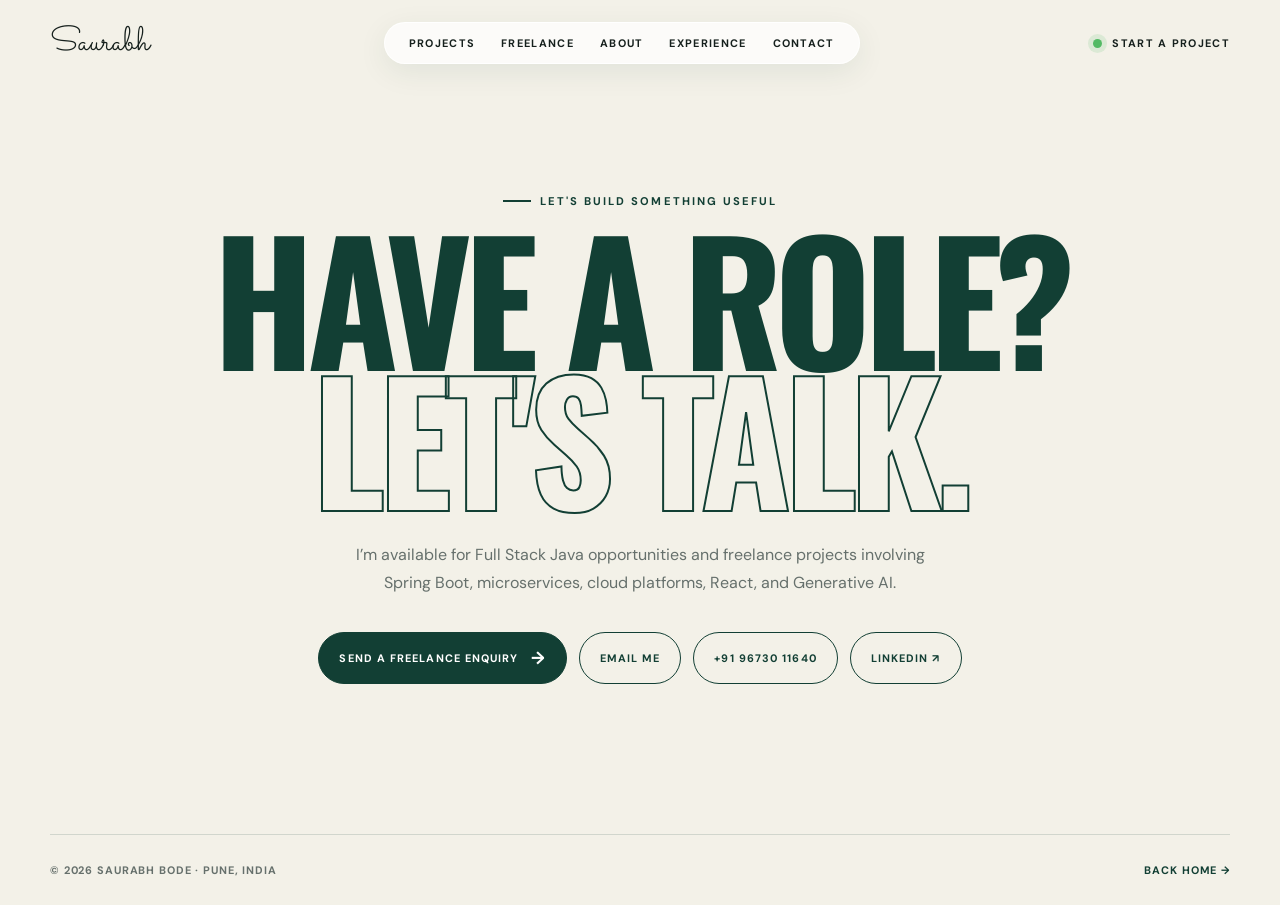
<file: html/contact.html>
<!doctype html>
<html lang="en">
  <head>
    <meta charset="UTF-8" />
    <meta name="viewport" content="width=device-width,initial-scale=1.0" />
    <meta name="description" content="Contact Saurabh Bode." />
    <title>Contact | Saurabh Bode</title>
    <link rel="icon" href="../assets/favicon.svg" />
    <link rel="preconnect" href="https://fonts.googleapis.com" />
    <link rel="preconnect" href="https://fonts.gstatic.com" crossorigin />
    <link
      href="https://fonts.googleapis.com/css2?family=DM+Sans:wght@400;500;600;700&family=Oswald:wght@500;600;700&family=Sacramento&display=swap"
      rel="stylesheet"
    />
    <link rel="stylesheet" href="../css/base.css" />
    <link rel="stylesheet" href="../css/contact.css" />
  </head>
  <body>
    <header class="site-header">
      <nav class="nav wrap">
        <a href="index.html" class="brand">Saurabh</a>
        <div class="nav-links">
          <a href="projects.html">Projects</a
          ><a href="freelance.html">Freelance</a><a href="about.html">About</a
          ><a href="experience.html">Experience</a
          ><a href="contact.html">Contact</a>
        </div>
        <a class="nav-cta" href="enquiry.html"
          ><span class="status-dot"></span> Start a project</a
        >
      </nav>
    </header>
    <main class="contact-page">
      <div class="wrap">
        <p class="eyebrow">Let's build something useful</p>
        <h1>Have a role?<br /><span>Let's talk.</span></h1>
        <p class="contact-copy">
          I’m available for Full Stack Java opportunities and freelance projects
          involving Spring Boot, microservices, cloud platforms, React, and
          Generative AI.
        </p>
        <div class="contact-links">
          <a class="button primary" href="enquiry.html"
            >Send a freelance enquiry <span>→</span></a
          ><a class="button" href="mailto:saurabhbode222.sb@gmail.com"
            >Email me</a
          ><a class="button" href="tel:+919673011640">+91 96730 11640</a
          ><a
            class="button"
            href="https://www.linkedin.com/in/saurabhbode"
            target="_blank"
            rel="noopener noreferrer"
            >LinkedIn ↗</a
          >
        </div>
      </div>
    </main>
    <footer class="footer wrap">
      <span>© <span id="year"></span> Saurabh Bode · Pune, India</span
      ><a href="index.html">Back home →</a>
    </footer>
    <script>
      document.getElementById("year").textContent = new Date().getFullYear();
    </script>
  </body>
</html>
</file>
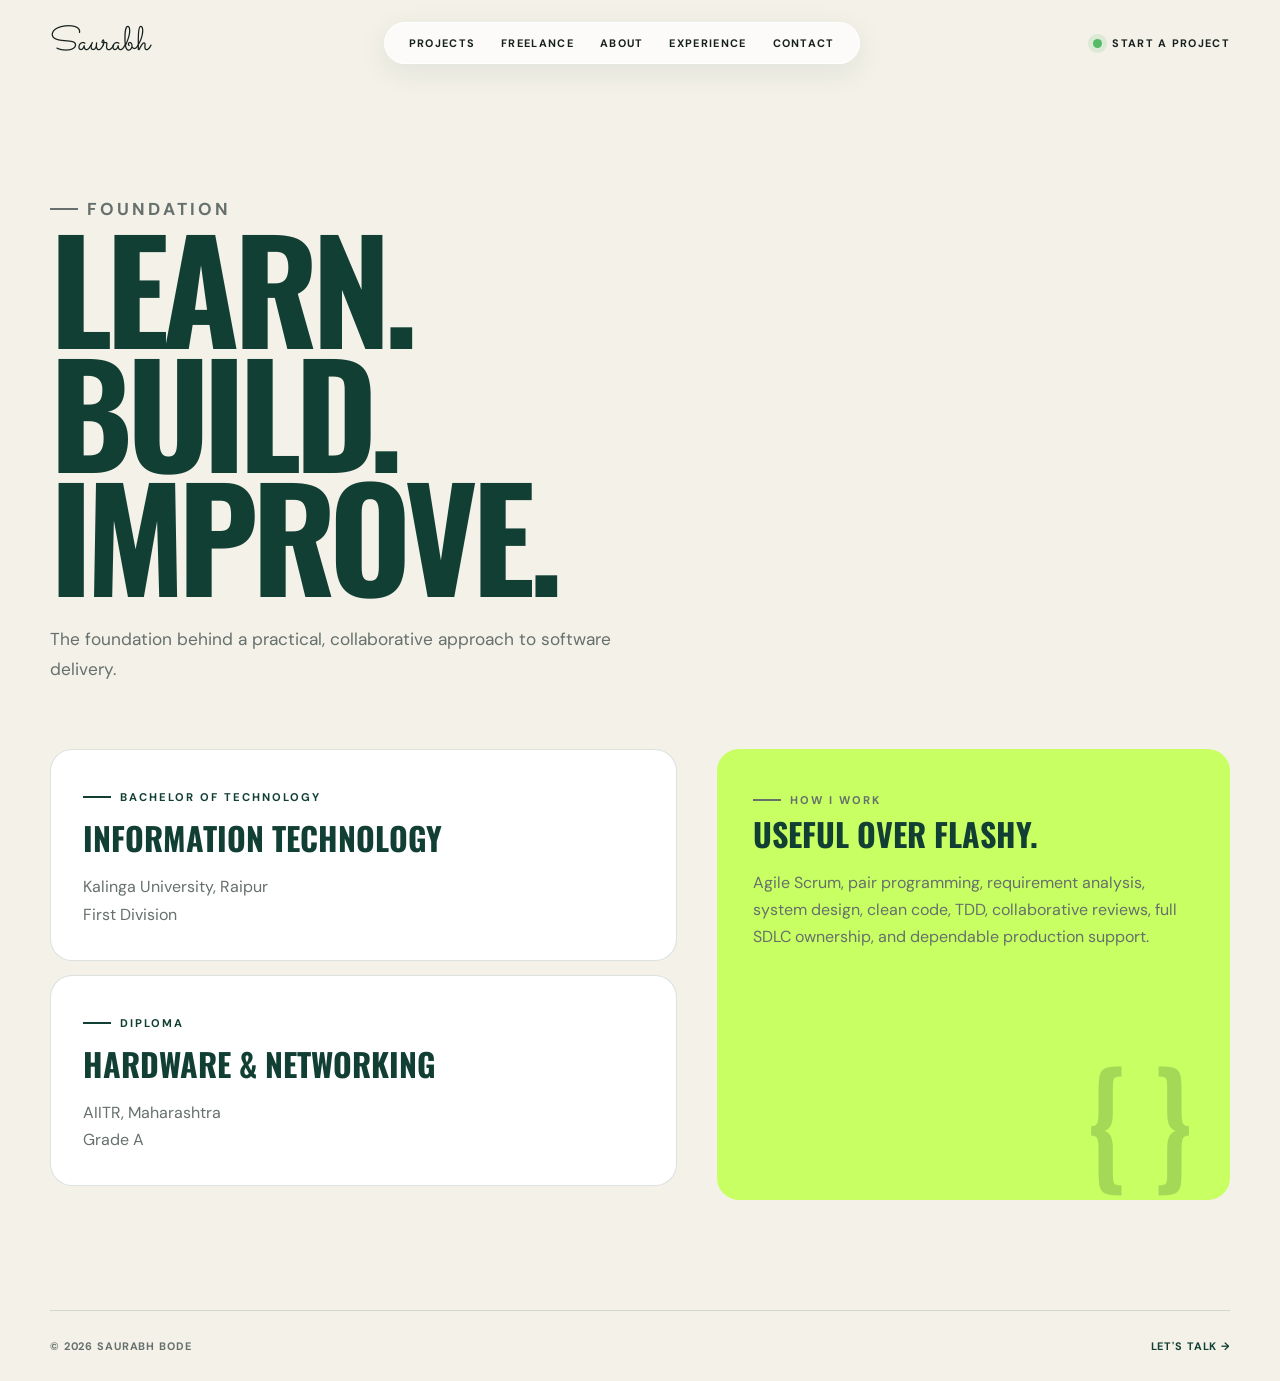
<file: html/education.html>
<!doctype html>
<html lang="en">
  <head>
    <meta charset="UTF-8" />
    <meta name="viewport" content="width=device-width,initial-scale=1.0" />
    <meta
      name="description"
      content="Education and working principles of Saurabh Bode."
    />
    <title>Education | Saurabh Bode</title>
    <link rel="icon" href="../assets/favicon.svg" />
    <link rel="preconnect" href="https://fonts.googleapis.com" />
    <link rel="preconnect" href="https://fonts.gstatic.com" crossorigin />
    <link
      href="https://fonts.googleapis.com/css2?family=DM+Sans:wght@400;500;600;700&family=Oswald:wght@500;600;700&family=Sacramento&display=swap"
      rel="stylesheet"
    />
    <link rel="stylesheet" href="../css/base.css" />
    <link rel="stylesheet" href="../css/education.css" />
  </head>
  <body>
    <header class="site-header">
      <nav class="nav wrap">
        <a href="index.html" class="brand">Saurabh</a>
        <div class="nav-links">
          <a href="projects.html">Projects</a
          ><a href="freelance.html">Freelance</a><a href="about.html">About</a
          ><a href="experience.html">Experience</a
          ><a href="contact.html">Contact</a>
        </div>
        <a class="nav-cta" href="enquiry.html"
          ><span class="status-dot"></span> Start a project</a
        >
      </nav>
    </header>
    <main class="wrap">
      <header class="page-hero">
        <p class="eyebrow">Foundation</p>
        <h1>Learn.<br />Build.<br />Improve.</h1>
        <p>
          The foundation behind a practical, collaborative approach to software
          delivery.
        </p>
      </header>
      <section class="education-grid">
        <div>
          <article class="card education-card">
            <p class="eyebrow">Bachelor of Technology</p>
            <h2>Information Technology</h2>
            <p>Kalinga University, Raipur<br />First Division</p>
          </article>
          <article class="card education-card">
            <p class="eyebrow">Diploma</p>
            <h2>Hardware & Networking</h2>
            <p>AIITR, Maharashtra<br />Grade A</p>
          </article>
        </div>
        <article class="method-card">
          <div>
            <p class="eyebrow">How I work</p>
            <h2>Useful over flashy.</h2>
            <p>
              Agile Scrum, pair programming, requirement analysis, system
              design, clean code, TDD, collaborative reviews, full SDLC
              ownership, and dependable production support.
            </p>
          </div>
          <strong>{ }</strong>
        </article>
      </section>
    </main>
    <footer class="footer wrap">
      <span>© <span id="year"></span> Saurabh Bode</span
      ><a href="contact.html">Let's talk →</a>
    </footer>
    <script>
      document.getElementById("year").textContent = new Date().getFullYear();
    </script>
  </body>
</html>
</file>
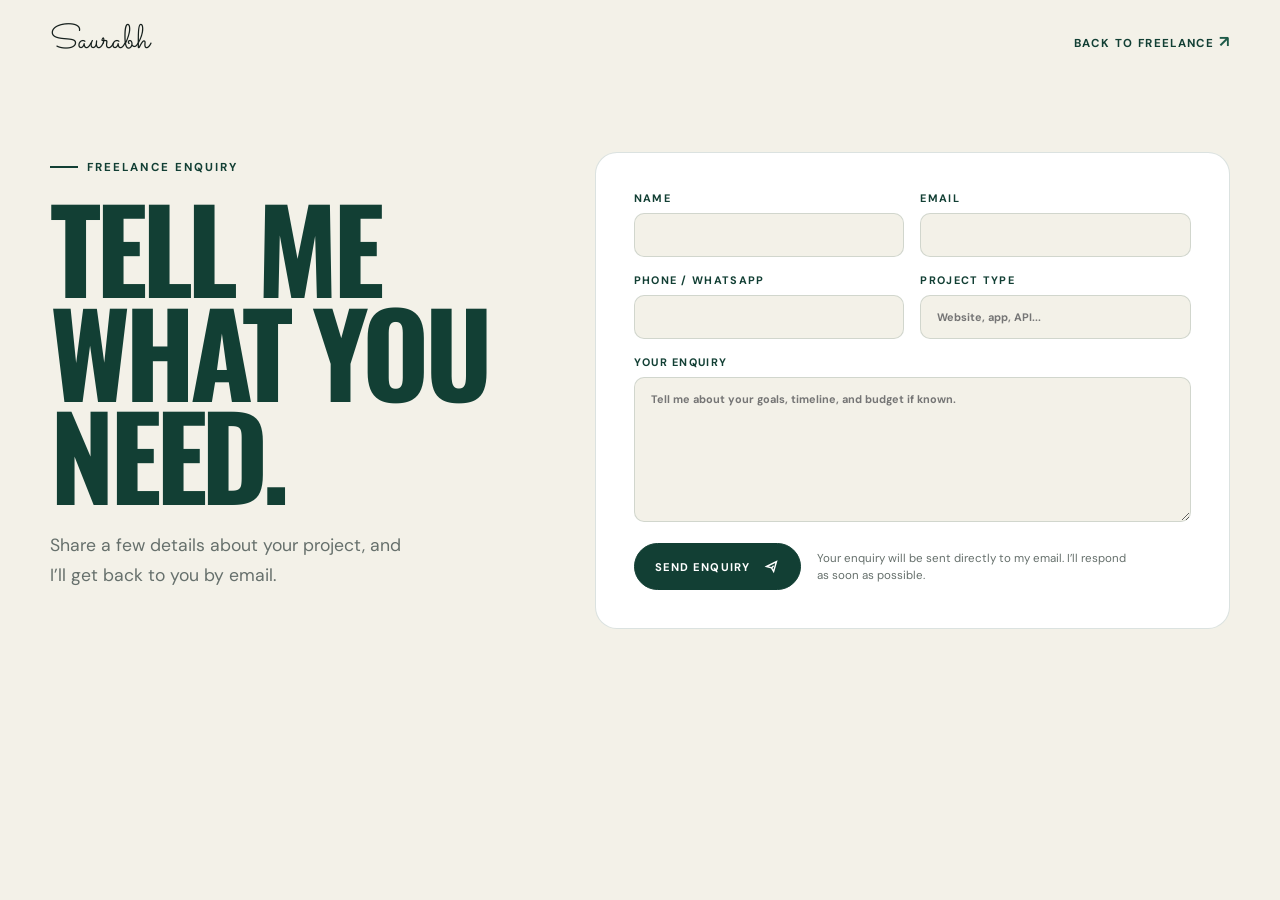
<file: html/enquiry.html>
<!doctype html>
<html lang="en">
  <head>
    <meta charset="UTF-8" />
    <meta name="viewport" content="width=device-width, initial-scale=1.0" />
    <meta
      name="description"
      content="Start a freelance project enquiry with Saurabh Bode."
    />
    <title>Freelance Enquiry | Saurabh Bode</title>
    <link rel="icon" type="image/svg+xml" href="../assets/favicon.svg" />
    <link rel="preconnect" href="https://fonts.googleapis.com" />
    <link rel="preconnect" href="https://fonts.gstatic.com" crossorigin />
    <link
      href="https://fonts.googleapis.com/css2?family=DM+Sans:wght@400;500;600;700&family=Oswald:wght@500;600;700&family=Sacramento&display=swap"
      rel="stylesheet"
    />
    <link rel="stylesheet" href="../css/enquiry.css" />
  </head>
  <body>
    <header class="site-header">
      <nav class="nav wrap" aria-label="Main navigation">
        <a href="index.html" class="brand" aria-label="Saurabh Bode home"
          >Saurabh</a
        >
        <a class="back-link" href="index.html#freelance"
          >Back to freelance <span>↗</span></a
        >
      </nav>
    </header>

    <main class="enquiry-page">
      <section class="enquiry-shell wrap">
        <div class="enquiry-intro">
          <p class="eyebrow">Freelance enquiry</p>
          <h1>Tell me<br />what you need.</h1>
          <p>
            Share a few details about your project, and I’ll get back to you by
            email.
          </p>
        </div>

        <form
          class="enquiry-form"
          action="https://formsubmit.co/saurabhbode222.sb@gmail.com"
          method="POST"
        >
          <input
            type="hidden"
            name="_subject"
            value="New freelance enquiry from portfolio"
          />
          <input type="hidden" name="_template" value="table" />
          <input
            type="hidden"
            name="_next"
            value="https://saurabhbode.github.io/Portfolio/"
          />
          <input
            type="text"
            name="_honey"
            tabindex="-1"
            autocomplete="off"
            class="honeypot"
          />

          <label
            >Name<input type="text" name="name" autocomplete="name" required
          /></label>
          <label
            >Email<input
              type="email"
              name="email"
              autocomplete="email"
              required
          /></label>
          <label
            >Phone / WhatsApp<input type="tel" name="phone" autocomplete="tel"
          /></label>
          <label
            >Project type<input
              type="text"
              name="project"
              placeholder="Website, app, API..."
              required
          /></label>
          <label class="full-width"
            >Your enquiry<textarea
              name="message"
              placeholder="Tell me about your goals, timeline, and budget if known."
              required
            ></textarea>
          </label>
          <div class="form-actions">
            <button class="button primary" type="submit">
              Send enquiry
              <svg
                viewBox="0 0 24 24"
                fill="none"
                stroke="currentColor"
                stroke-width="2"
              >
                <path d="m5 12 14-7-4 14-3-5-7-2Z" />
                <path d="m12 14 3-3" />
              </svg>
            </button>
            <p>
              Your enquiry will be sent directly to my email. I’ll respond as
              soon as possible.
            </p>
          </div>
        </form>
      </section>
    </main>
  </body>
</html>
</file>
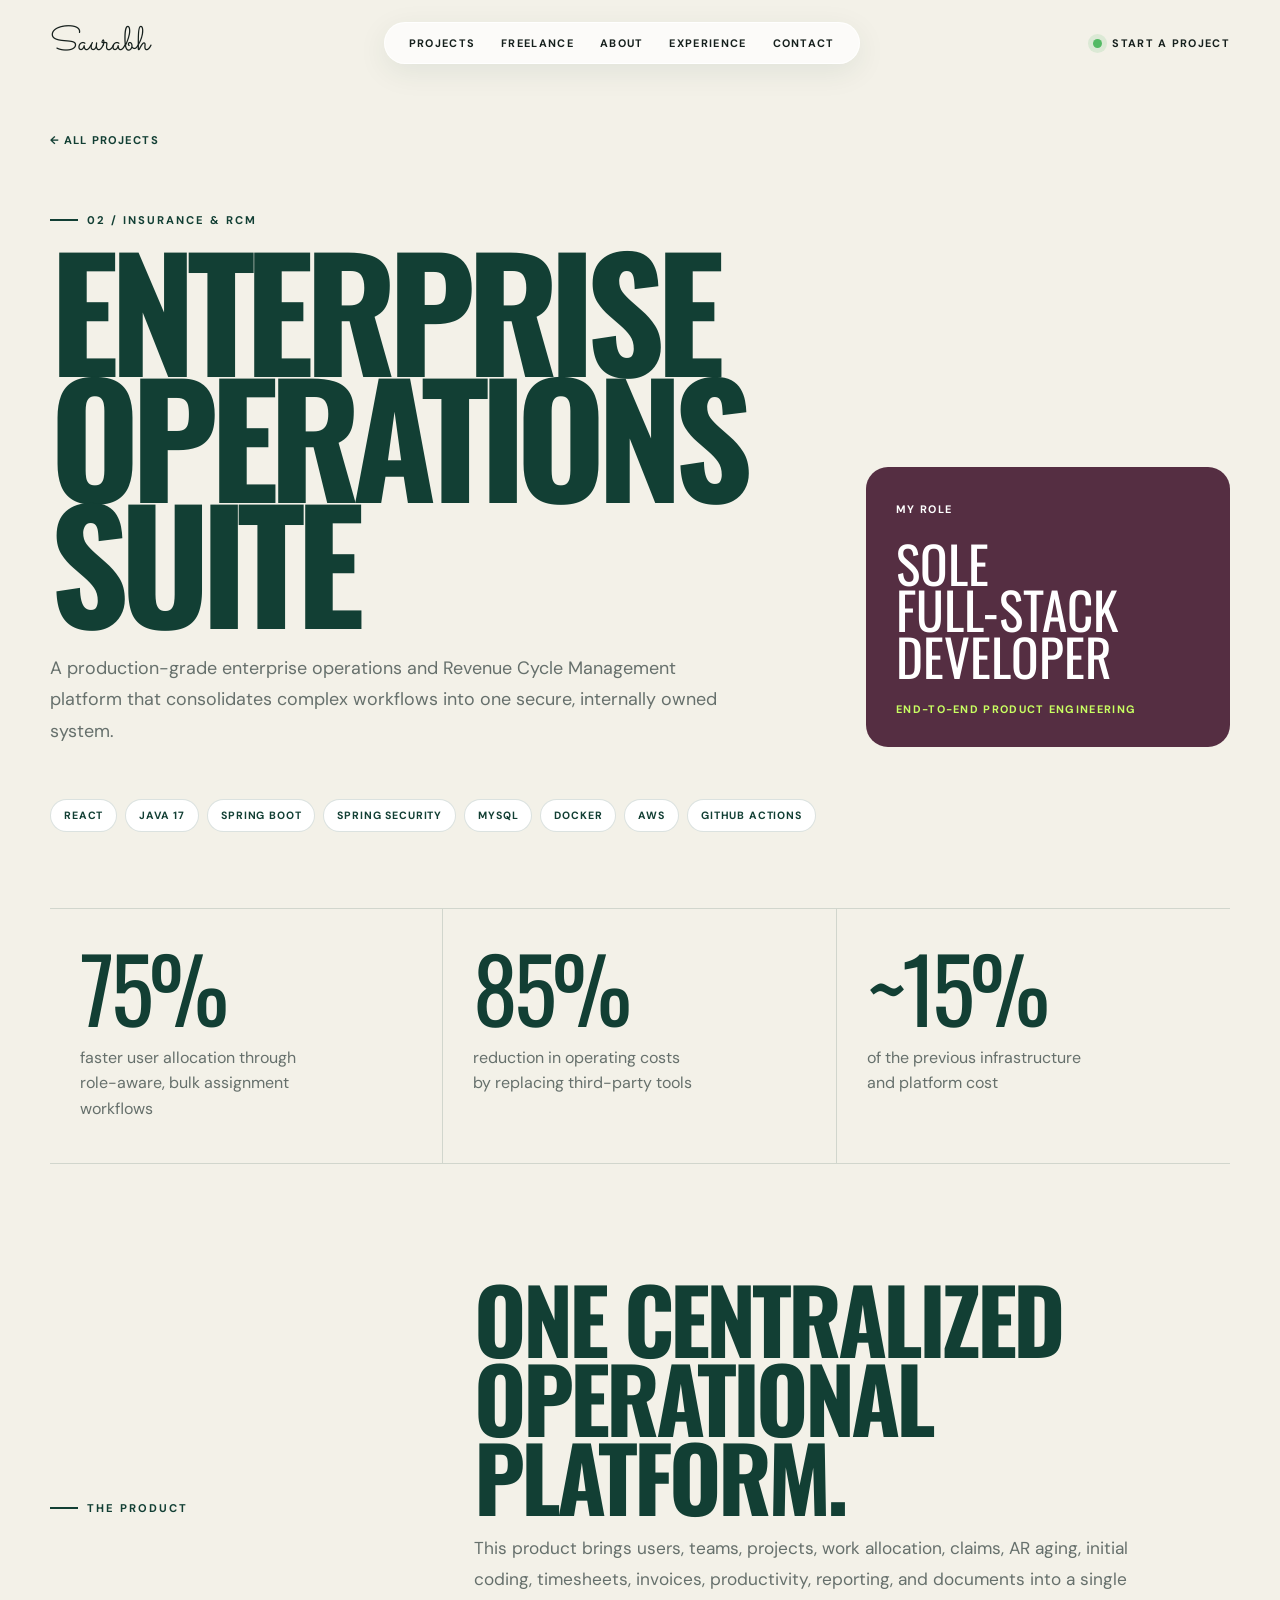
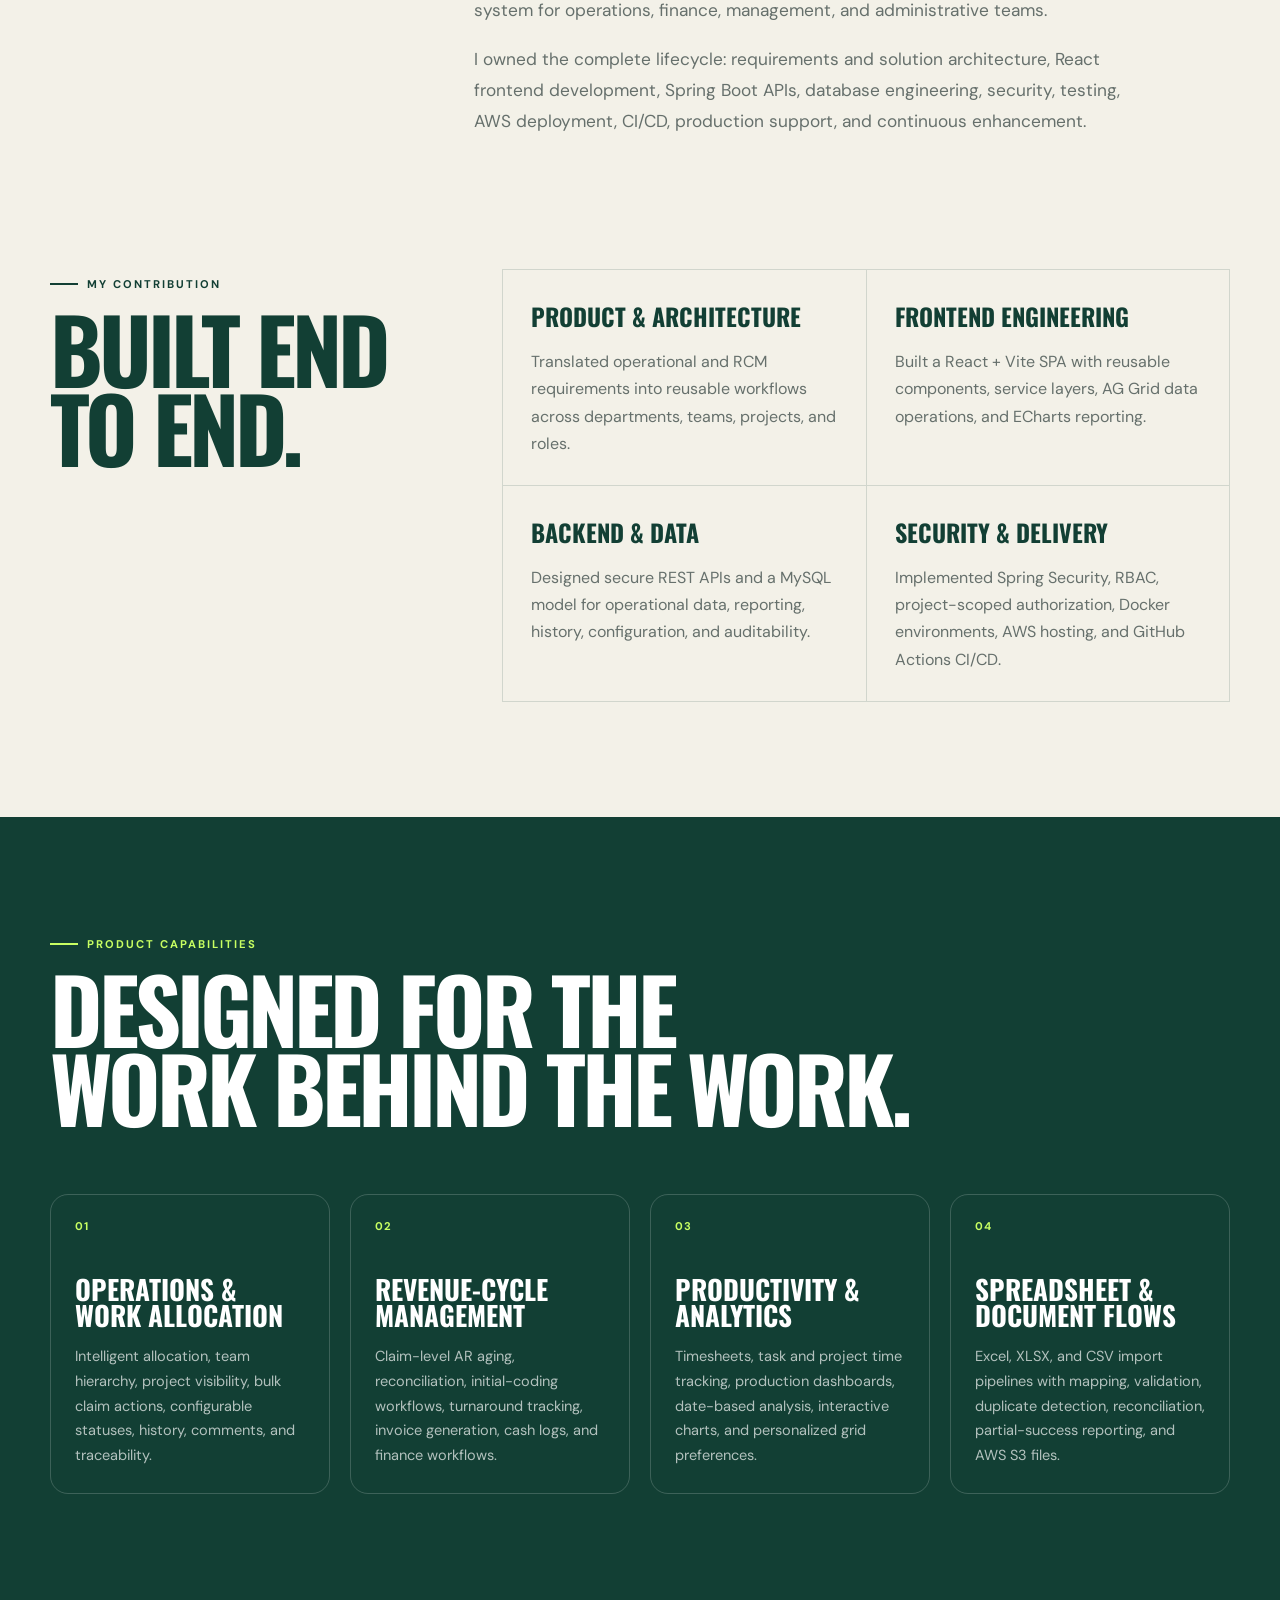
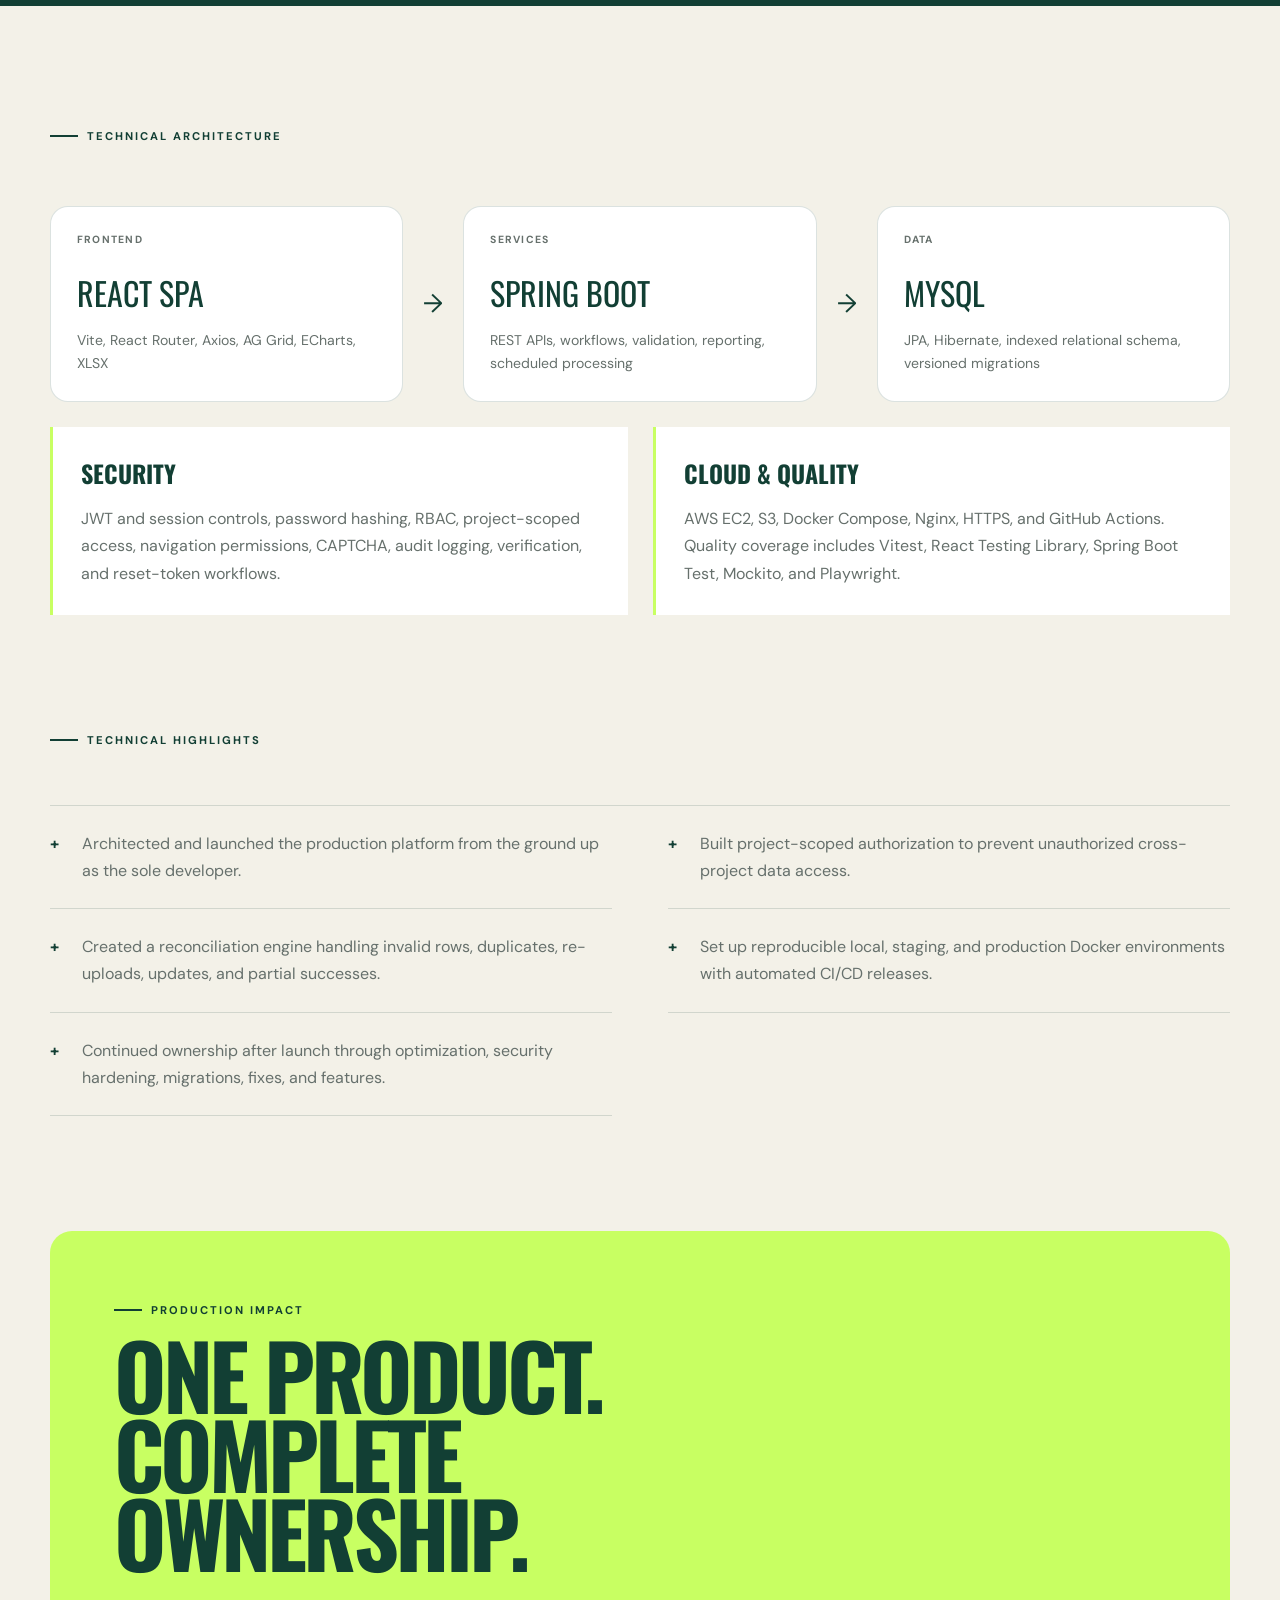
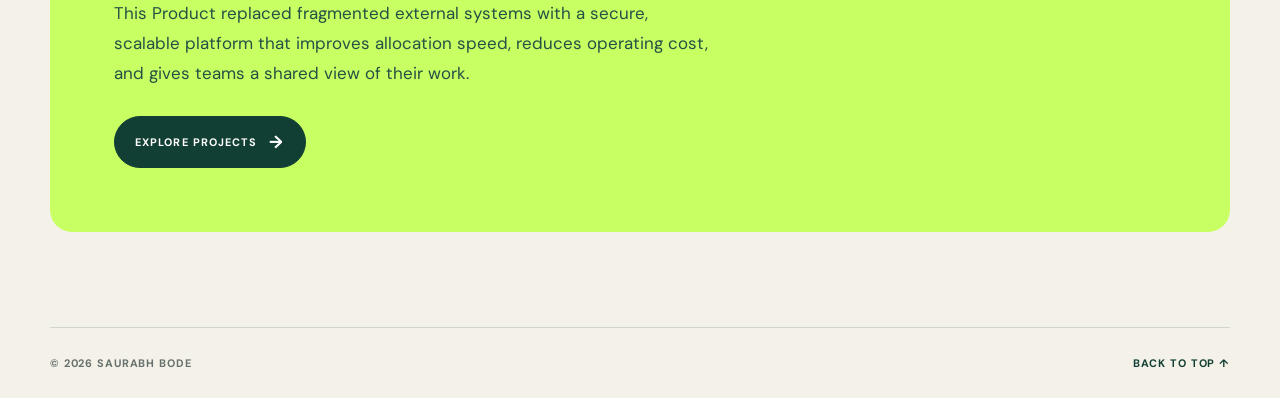
<file: html/enterprise-operations-suite.html>
<!doctype html>
<html lang="en">
  <head>
    <meta charset="UTF-8" />
    <meta name="viewport" content="width=device-width,initial-scale=1.0" />
    <meta
      name="description"
      content="Enterprise operations and revenue-cycle management platform."
    />
    <title>Enterprise Operations Suite | Saurabh Bode</title>
    <link rel="icon" href="../assets/favicon.svg" />
    <link rel="preconnect" href="https://fonts.googleapis.com" />
    <link rel="preconnect" href="https://fonts.gstatic.com" crossorigin />
    <link
      href="https://fonts.googleapis.com/css2?family=DM+Sans:wght@400;500;600;700&family=Oswald:wght@500;600;700&family=Sacramento&display=swap"
      rel="stylesheet"
    />
    <link rel="stylesheet" href="../css/base.css" />
    <link rel="stylesheet" href="../css/enterprise-operations-suite.css" />
  </head>
  <body>
    <header class="site-header">
      <nav class="nav wrap">
        <a href="index.html" class="brand">Saurabh</a>
        <div class="nav-links">
          <a href="projects.html">Projects</a
          ><a href="freelance.html">Freelance</a><a href="about.html">About</a
          ><a href="experience.html">Experience</a
          ><a href="contact.html">Contact</a>
        </div>
        <a class="nav-cta" href="enquiry.html"
          ><span class="status-dot"></span> Start a project</a
        >
      </nav>
    </header>
    <main>
      <section class="case-hero wrap">
        <a class="back-link" href="projects.html">&larr; All projects</a>
        <div class="case-hero-grid">
          <div>
            <p class="eyebrow">02 / Insurance &amp; RCM</p>
            <h1>Enterprise Operations Suite</h1>
            <p class="case-lede">
              A production-grade enterprise operations and Revenue Cycle
              Management platform that consolidates complex workflows into one
              secure, internally owned system.
            </p>
          </div>
          <aside class="ownership">
            <span>My role</span
            ><strong>Sole<br />Full-Stack<br />Developer</strong>
            <p>End-to-end product engineering</p>
          </aside>
        </div>
        <div class="stack">
          <span>React</span><span>Java 17</span><span>Spring Boot</span
          ><span>Spring Security</span><span>MySQL</span><span>Docker</span
          ><span>AWS</span><span>GitHub Actions</span>
        </div>
      </section>
      <section class="impact wrap" aria-label="Project impact">
        <article>
          <strong>75%</strong>
          <p>
            faster user allocation through role-aware, bulk assignment workflows
          </p>
        </article>
        <article>
          <strong>85%</strong>
          <p>reduction in operating costs by replacing third-party tools</p>
        </article>
        <article>
          <strong>~15%</strong>
          <p>of the previous infrastructure and platform cost</p>
        </article>
      </section>
      <section class="case-section wrap intro">
        <p class="eyebrow">The product</p>
        <div>
          <h2>One centralized<br />operational platform.</h2>
          <p>
            This product brings users, teams, projects, work allocation, claims,
            AR aging, initial coding, timesheets, invoices, productivity,
            reporting, and documents into a single system for operations,
            finance, management, and administrative teams.
          </p>
          <p>
            I owned the complete lifecycle: requirements and solution
            architecture, React frontend development, Spring Boot APIs, database
            engineering, security, testing, AWS deployment, CI/CD, production
            support, and continuous enhancement.
          </p>
        </div>
      </section>
      <section class="case-section wrap contribution">
        <div>
          <p class="eyebrow">My contribution</p>
          <h2>Built end to end.</h2>
        </div>
        <div class="contribution-grid">
          <article>
            <h3>Product &amp; architecture</h3>
            <p>
              Translated operational and RCM requirements into reusable
              workflows across departments, teams, projects, and roles.
            </p>
          </article>
          <article>
            <h3>Frontend engineering</h3>
            <p>
              Built a React + Vite SPA with reusable components, service layers,
              AG Grid data operations, and ECharts reporting.
            </p>
          </article>
          <article>
            <h3>Backend &amp; data</h3>
            <p>
              Designed secure REST APIs and a MySQL model for operational data,
              reporting, history, configuration, and auditability.
            </p>
          </article>
          <article>
            <h3>Security &amp; delivery</h3>
            <p>
              Implemented Spring Security, RBAC, project-scoped authorization,
              Docker environments, AWS hosting, and GitHub Actions CI/CD.
            </p>
          </article>
        </div>
      </section>
      <section class="capabilities">
        <div class="wrap">
          <p class="eyebrow">Product capabilities</p>
          <h2>Designed for the<br />work behind the work.</h2>
          <div class="capability-grid">
            <article>
              <b>01</b>
              <h3>Operations &amp;<br />work allocation</h3>
              <p>
                Intelligent allocation, team hierarchy, project visibility, bulk
                claim actions, configurable statuses, history, comments, and
                traceability.
              </p>
            </article>
            <article>
              <b>02</b>
              <h3>Revenue-cycle<br />management</h3>
              <p>
                Claim-level AR aging, reconciliation, initial-coding workflows,
                turnaround tracking, invoice generation, cash logs, and finance
                workflows.
              </p>
            </article>
            <article>
              <b>03</b>
              <h3>Productivity &amp;<br />analytics</h3>
              <p>
                Timesheets, task and project time tracking, production
                dashboards, date-based analysis, interactive charts, and
                personalized grid preferences.
              </p>
            </article>
            <article>
              <b>04</b>
              <h3>Spreadsheet &amp;<br />document flows</h3>
              <p>
                Excel, XLSX, and CSV import pipelines with mapping, validation,
                duplicate detection, reconciliation, partial-success reporting,
                and AWS S3 files.
              </p>
            </article>
          </div>
        </div>
      </section>
      <section class="case-section wrap architecture">
        <p class="eyebrow">Technical architecture</p>
        <div class="architecture-flow">
          <article>
            <span>Frontend</span><strong>React SPA</strong>
            <p>Vite, React Router, Axios, AG Grid, ECharts, XLSX</p>
          </article>
          <i>&rarr;</i>
          <article>
            <span>Services</span><strong>Spring Boot</strong>
            <p>
              REST APIs, workflows, validation, reporting, scheduled processing
            </p>
          </article>
          <i>&rarr;</i>
          <article>
            <span>Data</span><strong>MySQL</strong>
            <p>
              JPA, Hibernate, indexed relational schema, versioned migrations
            </p>
          </article>
        </div>
        <div class="architecture-notes">
          <article>
            <h3>Security</h3>
            <p>
              JWT and session controls, password hashing, RBAC, project-scoped
              access, navigation permissions, CAPTCHA, audit logging,
              verification, and reset-token workflows.
            </p>
          </article>
          <article>
            <h3>Cloud &amp; quality</h3>
            <p>
              AWS EC2, S3, Docker Compose, Nginx, HTTPS, and GitHub Actions.
              Quality coverage includes Vitest, React Testing Library, Spring
              Boot Test, Mockito, and Playwright.
            </p>
          </article>
        </div>
      </section>
      <section class="case-section wrap highlights">
        <p class="eyebrow">Technical highlights</p>
        <ul>
          <li>
            Architected and launched the production platform from the ground up
            as the sole developer.
          </li>
          <li>
            Built project-scoped authorization to prevent unauthorized
            cross-project data access.
          </li>
          <li>
            Created a reconciliation engine handling invalid rows, duplicates,
            re-uploads, updates, and partial successes.
          </li>
          <li>
            Set up reproducible local, staging, and production Docker
            environments with automated CI/CD releases.
          </li>
          <li>
            Continued ownership after launch through optimization, security
            hardening, migrations, fixes, and features.
          </li>
        </ul>
      </section>
      <section class="case-closing wrap">
        <p class="eyebrow">Production impact</p>
        <h2>One product.<br />Complete ownership.</h2>
        <p>
          This Product replaced fragmented external systems with a secure,
          scalable platform that improves allocation speed, reduces operating
          cost, and gives teams a shared view of their work.
        </p>
        <a class="button primary" href="projects.html"
          >Explore projects <span>&rarr;</span></a
        >
      </section>
    </main>
    <footer class="footer wrap">
      <span>&copy; <span id="year"></span> Saurabh Bode</span
      ><a href="#top">Back to top &uarr;</a>
    </footer>
    <script>
      document.getElementById("year").textContent = new Date().getFullYear();
    </script>
  </body>
</html>
</file>
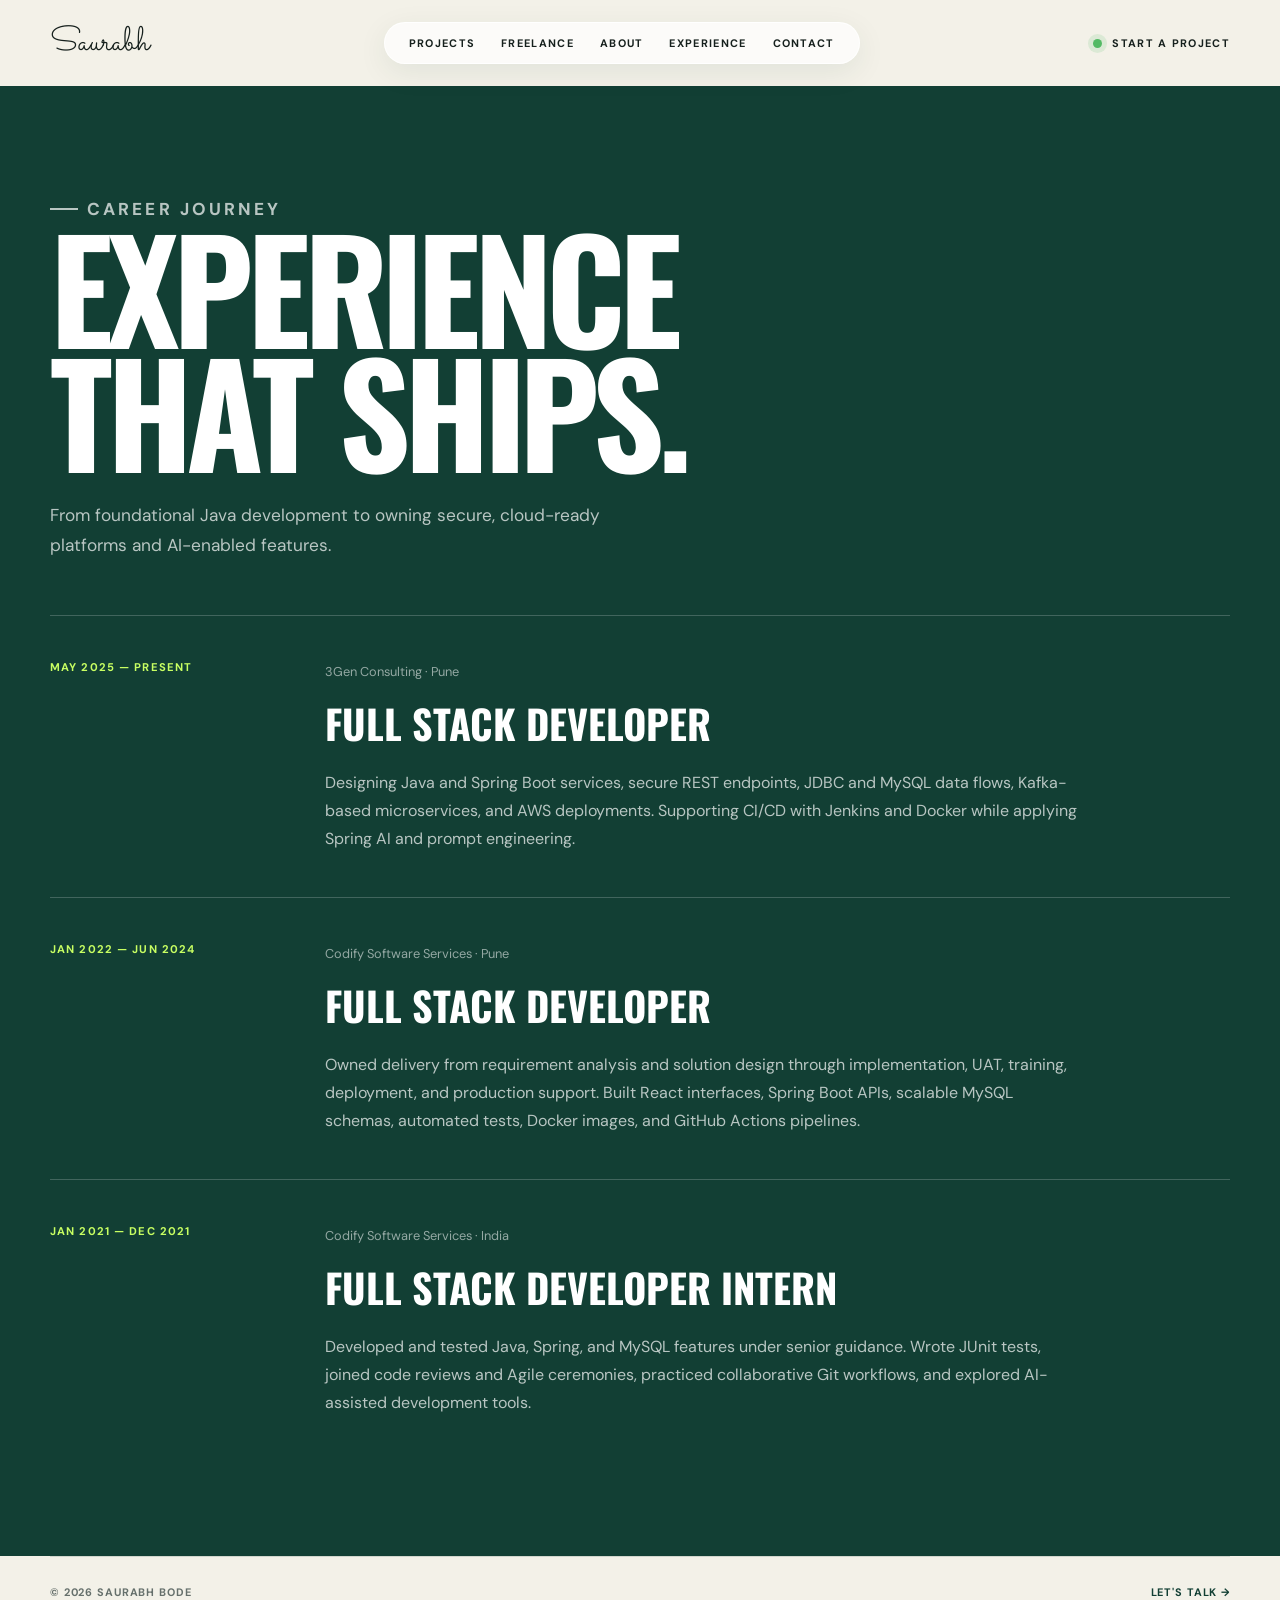
<file: html/experience.html>
<!doctype html>
<html lang="en">
  <head>
    <meta charset="UTF-8" />
    <meta name="viewport" content="width=device-width,initial-scale=1.0" />
    <meta
      name="description"
      content="Professional experience of Saurabh Bode."
    />
    <title>Experience | Saurabh Bode</title>
    <link rel="icon" href="../assets/favicon.svg" />
    <link rel="preconnect" href="https://fonts.googleapis.com" />
    <link rel="preconnect" href="https://fonts.gstatic.com" crossorigin />
    <link
      href="https://fonts.googleapis.com/css2?family=DM+Sans:wght@400;500;600;700&family=Oswald:wght@500;600;700&family=Sacramento&display=swap"
      rel="stylesheet"
    />
    <link rel="stylesheet" href="../css/base.css" />
    <link rel="stylesheet" href="../css/experience.css" />
  </head>
  <body>
    <header class="site-header">
      <nav class="nav wrap">
        <a href="index.html" class="brand">Saurabh</a>
        <div class="nav-links">
          <a href="projects.html">Projects</a
          ><a href="freelance.html">Freelance</a><a href="about.html">About</a
          ><a href="experience.html">Experience</a
          ><a href="contact.html">Contact</a>
        </div>
        <a class="nav-cta" href="enquiry.html"
          ><span class="status-dot"></span> Start a project</a
        >
      </nav>
    </header>
    <main class="experience-page">
      <div class="wrap">
        <header class="page-hero">
          <p class="eyebrow">Career journey</p>
          <h1>Experience<br />that ships.</h1>
          <p>
            From foundational Java development to owning secure, cloud-ready
            platforms and AI-enabled features.
          </p>
        </header>
        <section class="timeline">
          <article>
            <time>May 2025 — Present</time>
            <div>
              <small>3Gen Consulting · Pune</small>
              <h2>Full Stack Developer</h2>
              <p>
                Designing Java and Spring Boot services, secure REST endpoints,
                JDBC and MySQL data flows, Kafka-based microservices, and AWS
                deployments. Supporting CI/CD with Jenkins and Docker while
                applying Spring AI and prompt engineering.
              </p>
            </div>
          </article>
          <article>
            <time>Jan 2022 — Jun 2024</time>
            <div>
              <small>Codify Software Services · Pune</small>
              <h2>Full Stack Developer</h2>
              <p>
                Owned delivery from requirement analysis and solution design
                through implementation, UAT, training, deployment, and
                production support. Built React interfaces, Spring Boot APIs,
                scalable MySQL schemas, automated tests, Docker images, and
                GitHub Actions pipelines.
              </p>
            </div>
          </article>
          <article>
            <time>Jan 2021 — Dec 2021</time>
            <div>
              <small>Codify Software Services · India</small>
              <h2>Full Stack Developer Intern</h2>
              <p>
                Developed and tested Java, Spring, and MySQL features under
                senior guidance. Wrote JUnit tests, joined code reviews and
                Agile ceremonies, practiced collaborative Git workflows, and
                explored AI-assisted development tools.
              </p>
            </div>
          </article>
        </section>
      </div>
    </main>
    <footer class="footer wrap">
      <span>© <span id="year"></span> Saurabh Bode</span
      ><a href="contact.html">Let's talk →</a>
    </footer>
    <script>
      document.getElementById("year").textContent = new Date().getFullYear();
    </script>
  </body>
</html>
</file>
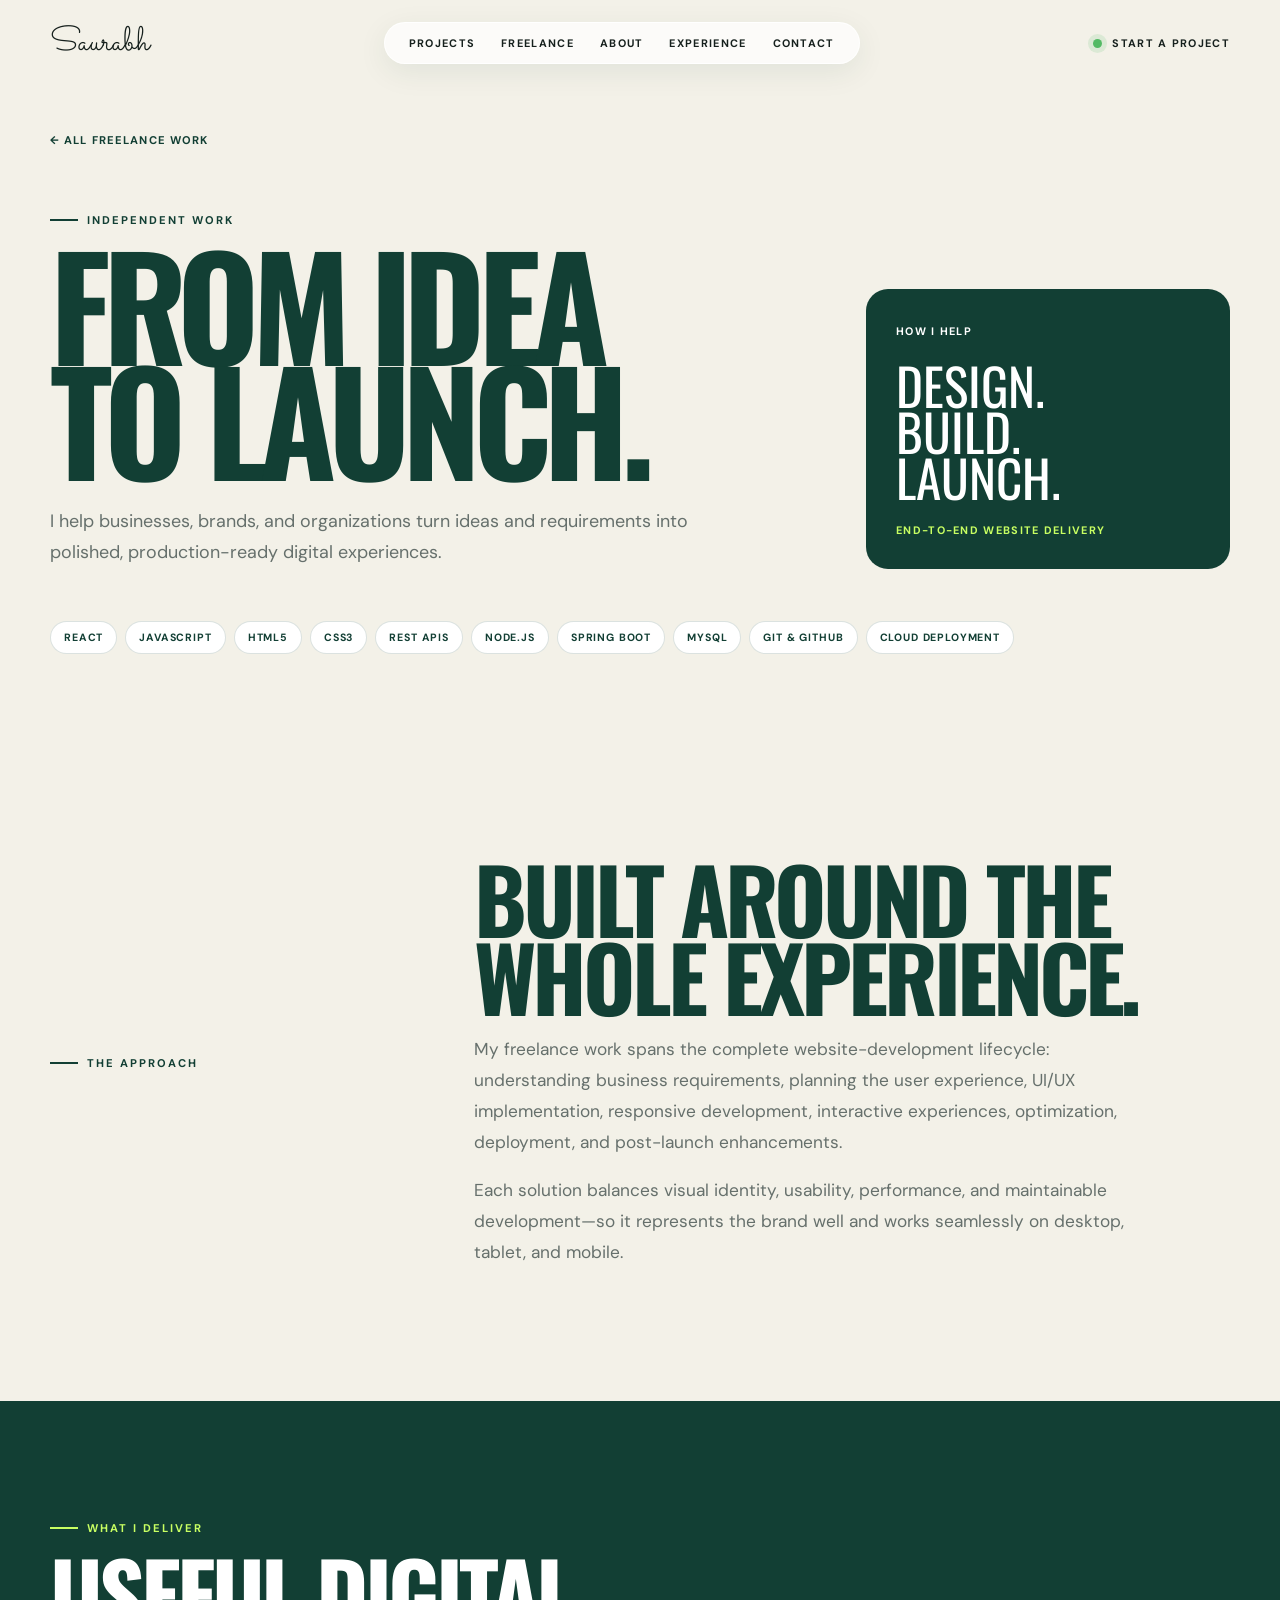
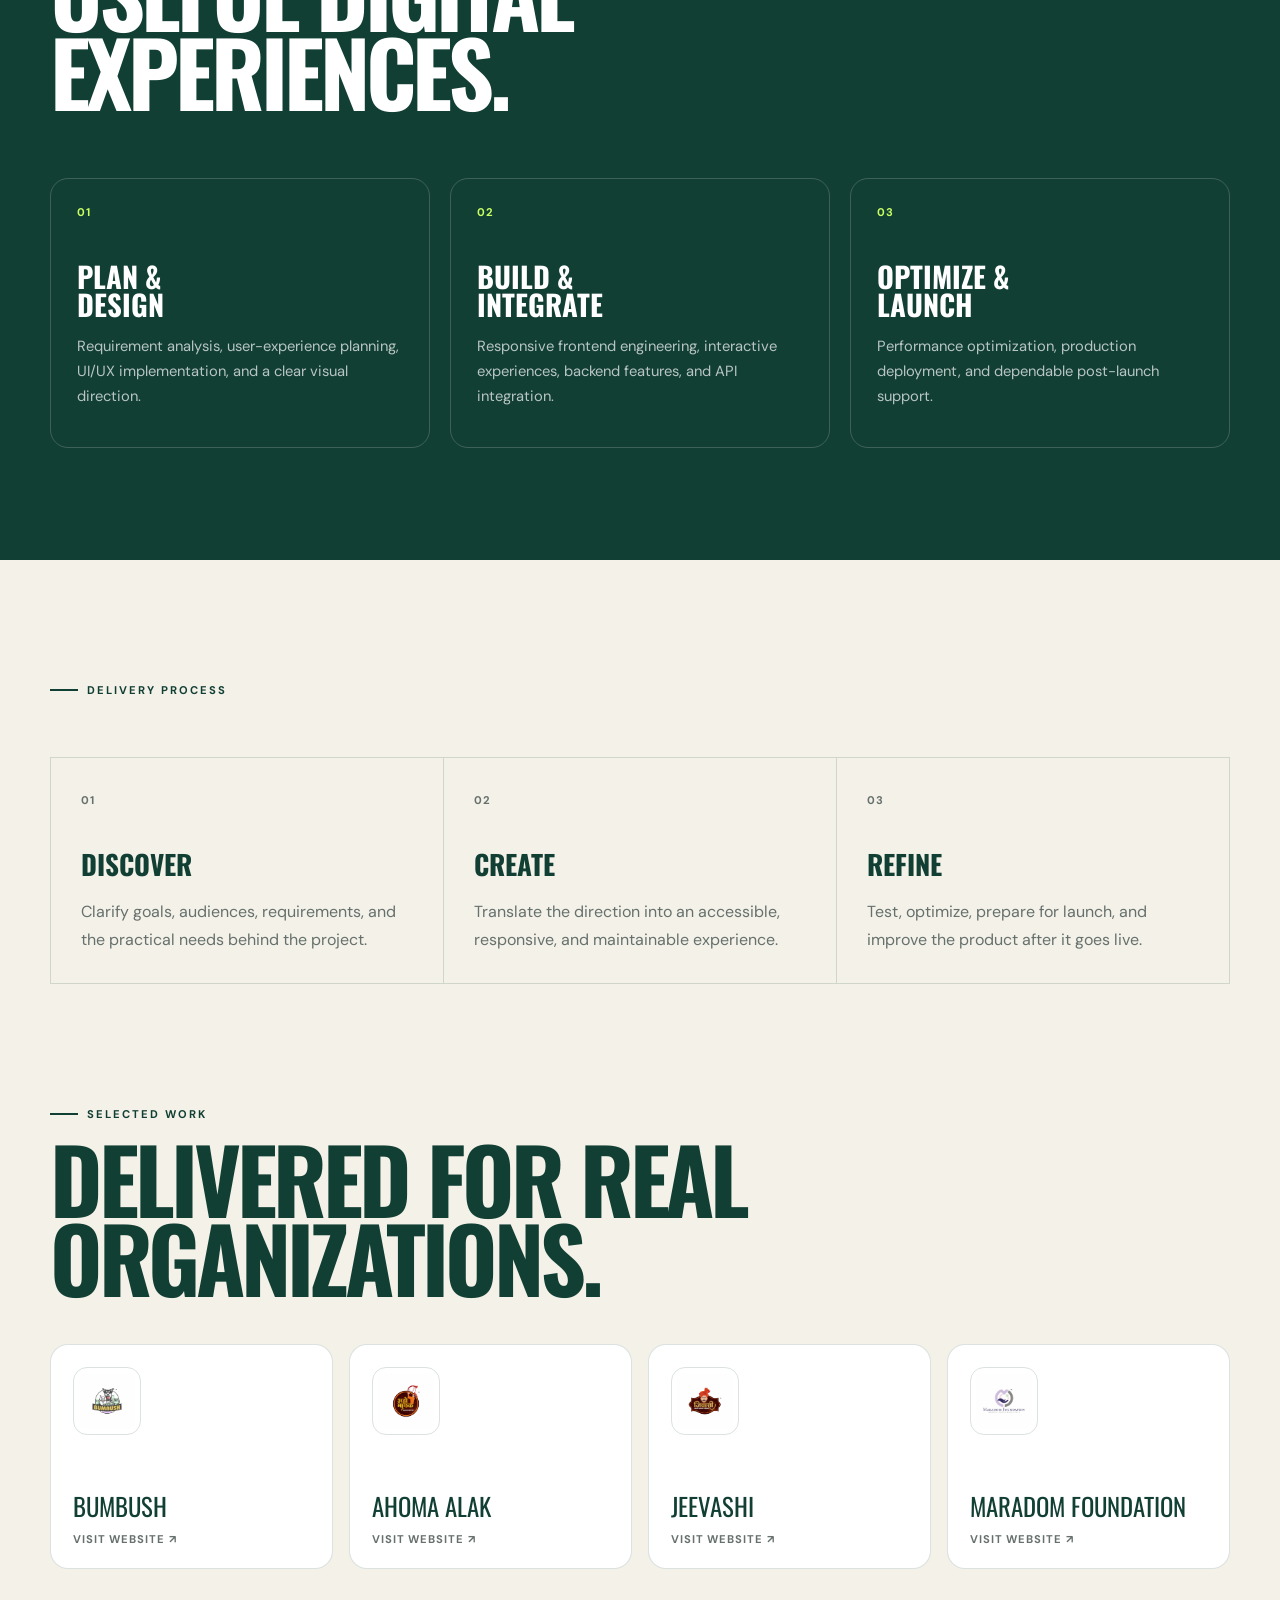
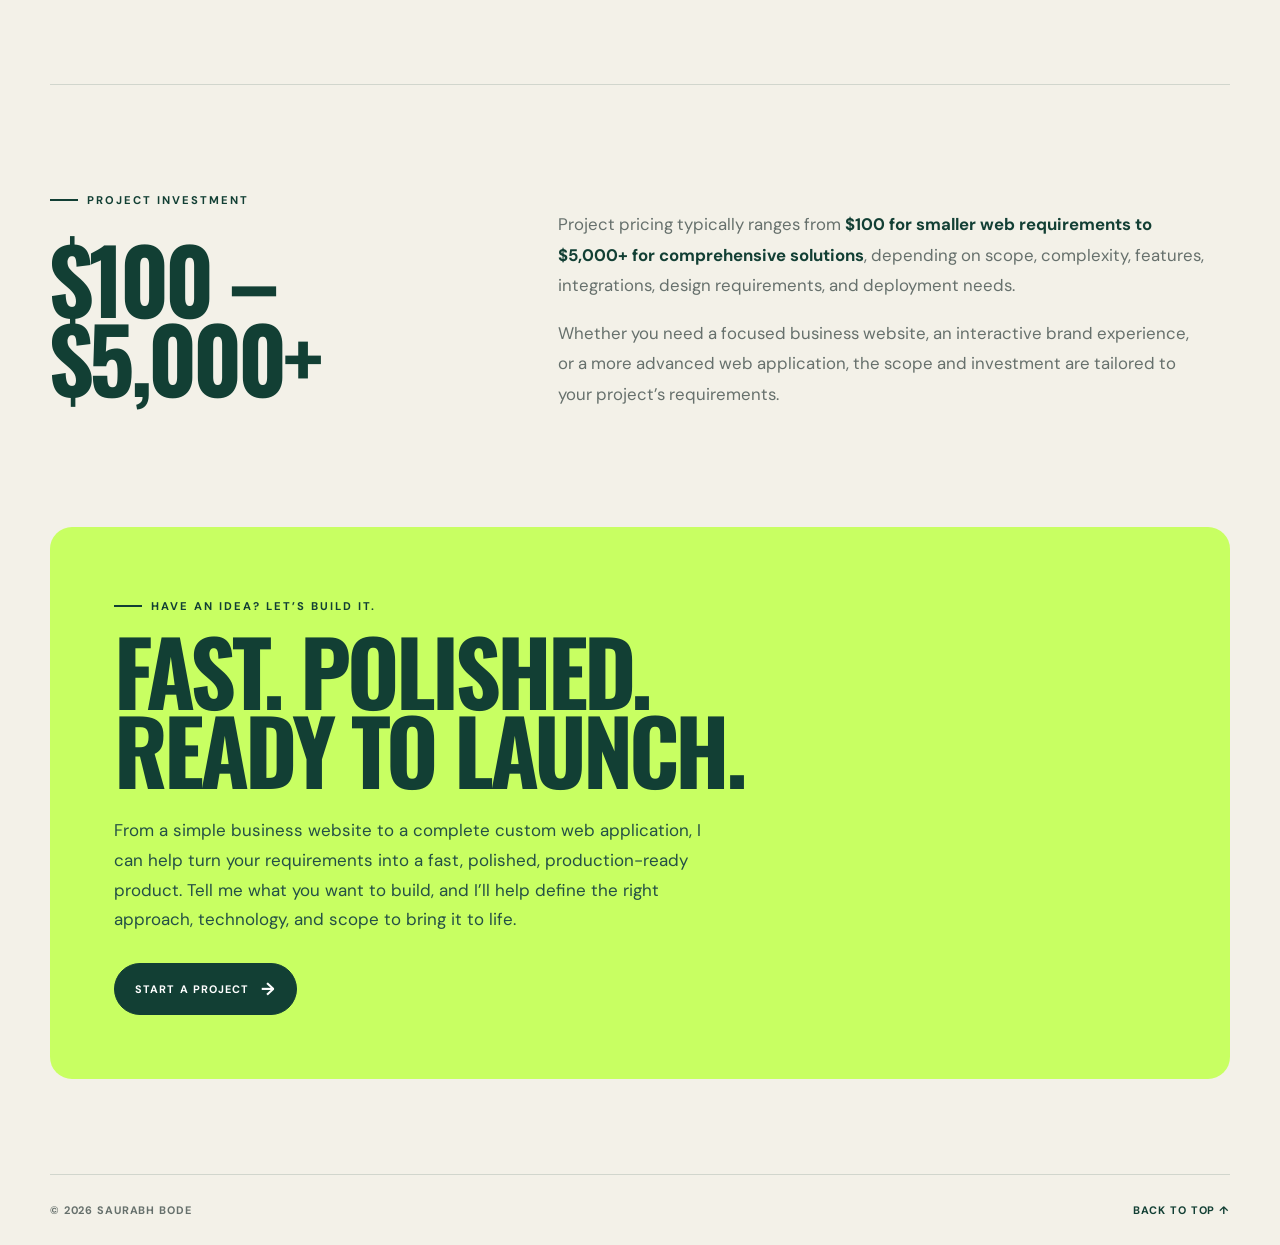
<file: html/freelance-details.html>
<!doctype html>
<html lang="en">
  <head>
    <meta charset="UTF-8" />
    <meta name="viewport" content="width=device-width,initial-scale=1.0" />
    <meta
      name="description"
      content="Freelance web development services and selected work by Saurabh Bode."
    />
    <title>Freelance Work | Saurabh Bode</title>
    <link rel="icon" href="../assets/favicon.svg" />
    <link rel="preconnect" href="https://fonts.googleapis.com" />
    <link rel="preconnect" href="https://fonts.gstatic.com" crossorigin />
    <link
      href="https://fonts.googleapis.com/css2?family=DM+Sans:wght@400;500;600;700&family=Oswald:wght@500;600;700&family=Sacramento&display=swap"
      rel="stylesheet"
    />
    <link rel="stylesheet" href="../css/base.css" />
    <link rel="stylesheet" href="../css/freelance-details.css" />
  </head>
  <body>
    <header class="site-header">
      <nav class="nav wrap">
        <a href="index.html" class="brand">Saurabh</a>
        <div class="nav-links">
          <a href="projects.html">Projects</a
          ><a href="freelance.html">Freelance</a><a href="about.html">About</a
          ><a href="experience.html">Experience</a
          ><a href="contact.html">Contact</a>
        </div>
        <a class="nav-cta" href="enquiry.html"
          ><span class="status-dot"></span> Start a project</a
        >
      </nav>
    </header>
    <main>
      <section class="case-hero wrap">
        <a class="back-link" href="freelance.html">&larr; All freelance work</a>
        <div class="hero-grid">
          <div>
            <p class="eyebrow">Independent work</p>
            <h1>From idea<br />to launch.</h1>
            <p class="lede">
              I help businesses, brands, and organizations turn ideas and
              requirements into polished, production-ready digital experiences.
            </p>
          </div>
          <aside>
            <span>How I help</span
            ><strong>Design.<br />Build.<br />Launch.</strong>
            <p>End-to-end website delivery</p>
          </aside>
        </div>
        <div class="stack">
          <span>React</span><span>JavaScript</span><span>HTML5</span
          ><span>CSS3</span><span>REST APIs</span><span>Node.js</span
          ><span>Spring Boot</span><span>MySQL</span
          ><span>Git &amp; GitHub</span><span>Cloud deployment</span>
        </div>
      </section>
      <section class="intro wrap">
        <p class="eyebrow">The approach</p>
        <div>
          <h2>Built around the<br />whole experience.</h2>
          <p>
            My freelance work spans the complete website-development lifecycle:
            understanding business requirements, planning the user experience,
            UI/UX implementation, responsive development, interactive
            experiences, optimization, deployment, and post-launch enhancements.
          </p>
          <p>
            Each solution balances visual identity, usability, performance, and
            maintainable development&mdash;so it represents the brand well and
            works seamlessly on desktop, tablet, and mobile.
          </p>
        </div>
      </section>
      <section class="deliverables">
        <div class="wrap">
          <p class="eyebrow">What I deliver</p>
          <h2>Useful digital<br />experiences.</h2>
          <div class="service-grid">
            <article>
              <b>01</b>
              <h3>Plan &amp;<br />design</h3>
              <p>
                Requirement analysis, user-experience planning, UI/UX
                implementation, and a clear visual direction.
              </p>
            </article>
            <article>
              <b>02</b>
              <h3>Build &amp;<br />integrate</h3>
              <p>
                Responsive frontend engineering, interactive experiences,
                backend features, and API integration.
              </p>
            </article>
            <article>
              <b>03</b>
              <h3>Optimize &amp;<br />launch</h3>
              <p>
                Performance optimization, production deployment, and dependable
                post-launch support.
              </p>
            </article>
          </div>
        </div>
      </section>
      <section class="workflow wrap">
        <p class="eyebrow">Delivery process</p>
        <div class="workflow-grid">
          <article>
            <span>01</span>
            <h3>Discover</h3>
            <p>
              Clarify goals, audiences, requirements, and the practical needs
              behind the project.
            </p>
          </article>
          <article>
            <span>02</span>
            <h3>Create</h3>
            <p>
              Translate the direction into an accessible, responsive, and
              maintainable experience.
            </p>
          </article>
          <article>
            <span>03</span>
            <h3>Refine</h3>
            <p>
              Test, optimize, prepare for launch, and improve the product after
              it goes live.
            </p>
          </article>
        </div>
      </section>
      <section class="selected wrap">
        <p class="eyebrow">Selected work</p>
        <h2>Delivered for real<br />organizations.</h2>
        <div class="work-grid">
          <a
            href="https://bumbush.com/"
            target="_blank"
            rel="noopener noreferrer"
            ><img
              src="../assets/Bumbush_JPEG_TM.jpg"
              alt="Bumbush logo"
            /><strong>Bumbush</strong><span>Visit website &nearr;</span></a
          ><a
            href="https://ahomaalak.com/"
            target="_blank"
            rel="noopener noreferrer"
            ><img
              src="../assets/Aho Malak Logo_JPEG_TM.jpg"
              alt="Ahoma Alak logo"
            /><strong>Ahoma Alak</strong><span>Visit website &nearr;</span></a
          ><a
            href="https://jeevashi.com/"
            target="_blank"
            rel="noopener noreferrer"
            ><img
              src="../assets/Jivashi_JPEG_TM.jpg"
              alt="Jeevashi logo"
            /><strong>Jeevashi</strong><span>Visit website &nearr;</span></a
          ><a
            href="https://maradomfoundation.org/"
            target="_blank"
            rel="noopener noreferrer"
            ><img
              src="../assets/Maradom Foundation Logo_JPEG_TM.jpg"
              alt="Maradom Foundation logo"
            /><strong>Maradom Foundation</strong
            ><span>Visit website &nearr;</span></a
          >
        </div>
      </section>
      <section class="investment wrap">
        <div>
          <p class="eyebrow">Project investment</p>
          <h2>$100 &ndash;<br />$5,000+</h2>
        </div>
        <div>
          <p>
            Project pricing typically ranges from
            <strong
              >$100 for smaller web requirements to $5,000+ for comprehensive
              solutions</strong
            >, depending on scope, complexity, features, integrations, design
            requirements, and deployment needs.
          </p>
          <p>
            Whether you need a focused business website, an interactive brand
            experience, or a more advanced web application, the scope and
            investment are tailored to your project&rsquo;s requirements.
          </p>
        </div>
      </section>
      <section class="closing wrap">
        <p class="eyebrow">Have an idea? Let&rsquo;s build it.</p>
        <h2>Fast. Polished.<br />Ready to launch.</h2>
        <p>
          From a simple business website to a complete custom web application, I
          can help turn your requirements into a fast, polished,
          production-ready product. Tell me what you want to build, and
          I&rsquo;ll help define the right approach, technology, and scope to
          bring it to life.
        </p>
        <a class="button primary" href="enquiry.html"
          >Start a project <span>&rarr;</span></a
        >
      </section>
    </main>
    <footer class="footer wrap">
      <span>&copy; <span id="year"></span> Saurabh Bode</span
      ><a href="#top">Back to top &uarr;</a>
    </footer>
    <script>
      document.getElementById("year").textContent = new Date().getFullYear();
    </script>
  </body>
</html>
</file>
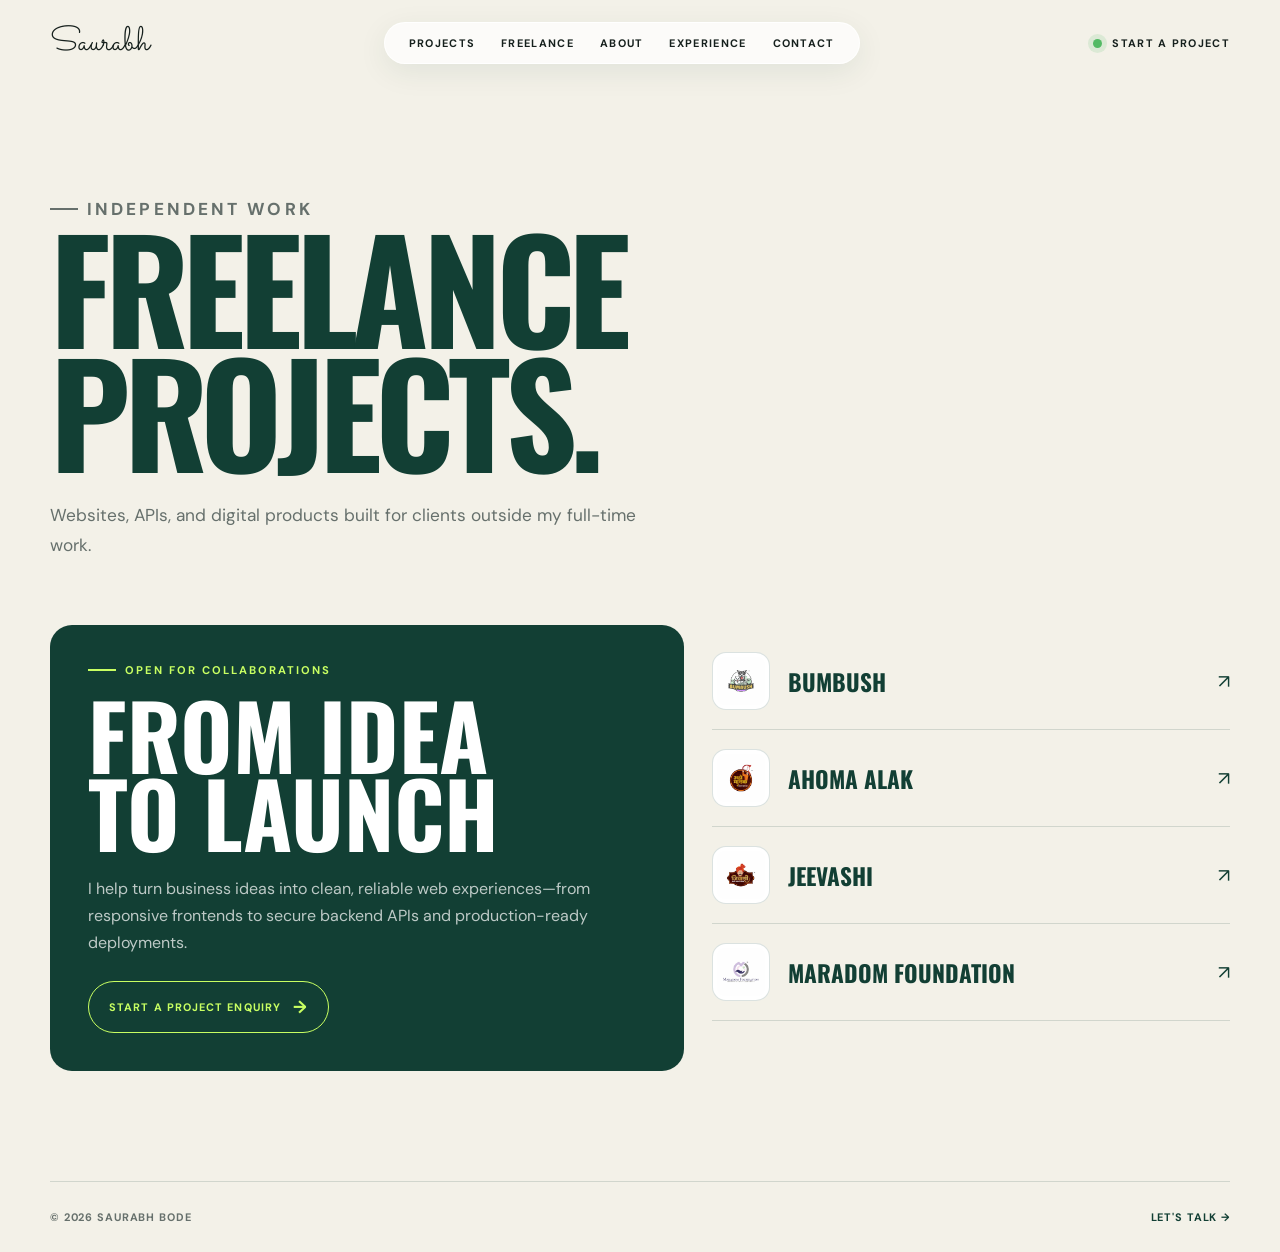
<file: html/freelance.html>
<!doctype html>
<html lang="en">
  <head>
    <meta charset="UTF-8" />
    <meta name="viewport" content="width=device-width,initial-scale=1.0" />
    <meta
      name="description"
      content="Freelance websites and digital products built by Saurabh Bode."
    />
    <title>Freelance | Saurabh Bode</title>
    <link rel="icon" href="../assets/favicon.svg" />
    <link rel="preconnect" href="https://fonts.googleapis.com" />
    <link rel="preconnect" href="https://fonts.gstatic.com" crossorigin />
    <link
      href="https://fonts.googleapis.com/css2?family=DM+Sans:wght@400;500;600;700&family=Oswald:wght@500;600;700&family=Sacramento&display=swap"
      rel="stylesheet"
    />
    <link rel="stylesheet" href="../css/base.css" />
    <link rel="stylesheet" href="../css/freelance.css" />
  </head>
  <body>
    <header class="site-header">
      <nav class="nav wrap">
        <a href="index.html" class="brand">Saurabh</a>
        <div class="nav-links">
          <a href="projects.html">Projects</a
          ><a href="freelance.html">Freelance</a><a href="about.html">About</a
          ><a href="experience.html">Experience</a
          ><a href="contact.html">Contact</a>
        </div>
        <a class="nav-cta" href="enquiry.html"
          ><span class="status-dot"></span> Start a project</a
        >
      </nav>
    </header>
    <main class="wrap">
      <header class="page-hero">
        <p class="eyebrow">Independent work</p>
        <h1>Freelance<br />projects.</h1>
        <p>
          Websites, APIs, and digital products built for clients outside my
          full-time work.
        </p>
      </header>
      <section class="freelance-layout">
        <article
          class="freelance-intro"
          role="link"
          tabindex="0"
          aria-label="View freelance services and selected work"
          onclick="window.location.href = 'freelance-details.html'"
          onkeydown="
            if (event.key === 'Enter' || event.key === ' ') {
              event.preventDefault();
              window.location.href = 'freelance-details.html';
            }
          "
        >
          <p class="eyebrow">Open for collaborations</p>
          <h2>From idea<br />to launch</h2>
          <p>
            I help turn business ideas into clean, reliable web experiences—from
            responsive frontends to secure backend APIs and production-ready
            deployments.
          </p>
          <a class="button" href="freelance-details.html"
            >Start a project enquiry <span>→</span></a
          >
        </article>
        <div class="client-list">
          <a
            class="client"
            href="https://bumbush.com/"
            target="_blank"
            rel="noopener noreferrer"
            ><img
              src="../assets/Bumbush_JPEG_TM.jpg"
              alt="Bumbush logo"
            /><strong>Bumbush</strong><span>↗</span></a
          ><a
            class="client"
            href="https://ahomaalak.com/"
            target="_blank"
            rel="noopener noreferrer"
            ><img
              src="../assets/Aho Malak Logo_JPEG_TM.jpg"
              alt="Ahoma Alak logo"
            /><strong>Ahoma Alak</strong><span>↗</span></a
          ><a
            class="client"
            href="https://jeevashi.com/"
            target="_blank"
            rel="noopener noreferrer"
            ><img
              src="../assets/Jivashi_JPEG_TM.jpg"
              alt="Jeevashi logo"
            /><strong>Jeevashi</strong><span>↗</span></a
          ><a
            class="client"
            href="https://maradomfoundation.org/"
            target="_blank"
            rel="noopener noreferrer"
            ><img
              src="../assets/Maradom Foundation Logo_JPEG_TM.jpg"
              alt="Maradom Foundation logo"
            /><strong>Maradom Foundation</strong><span>↗</span></a
          >
        </div>
      </section>
    </main>
    <footer class="footer wrap">
      <span>© <span id="year"></span> Saurabh Bode</span
      ><a href="contact.html">Let's talk →</a>
    </footer>
    <script>
      document.getElementById("year").textContent = new Date().getFullYear();
    </script>
  </body>
</html>
</file>
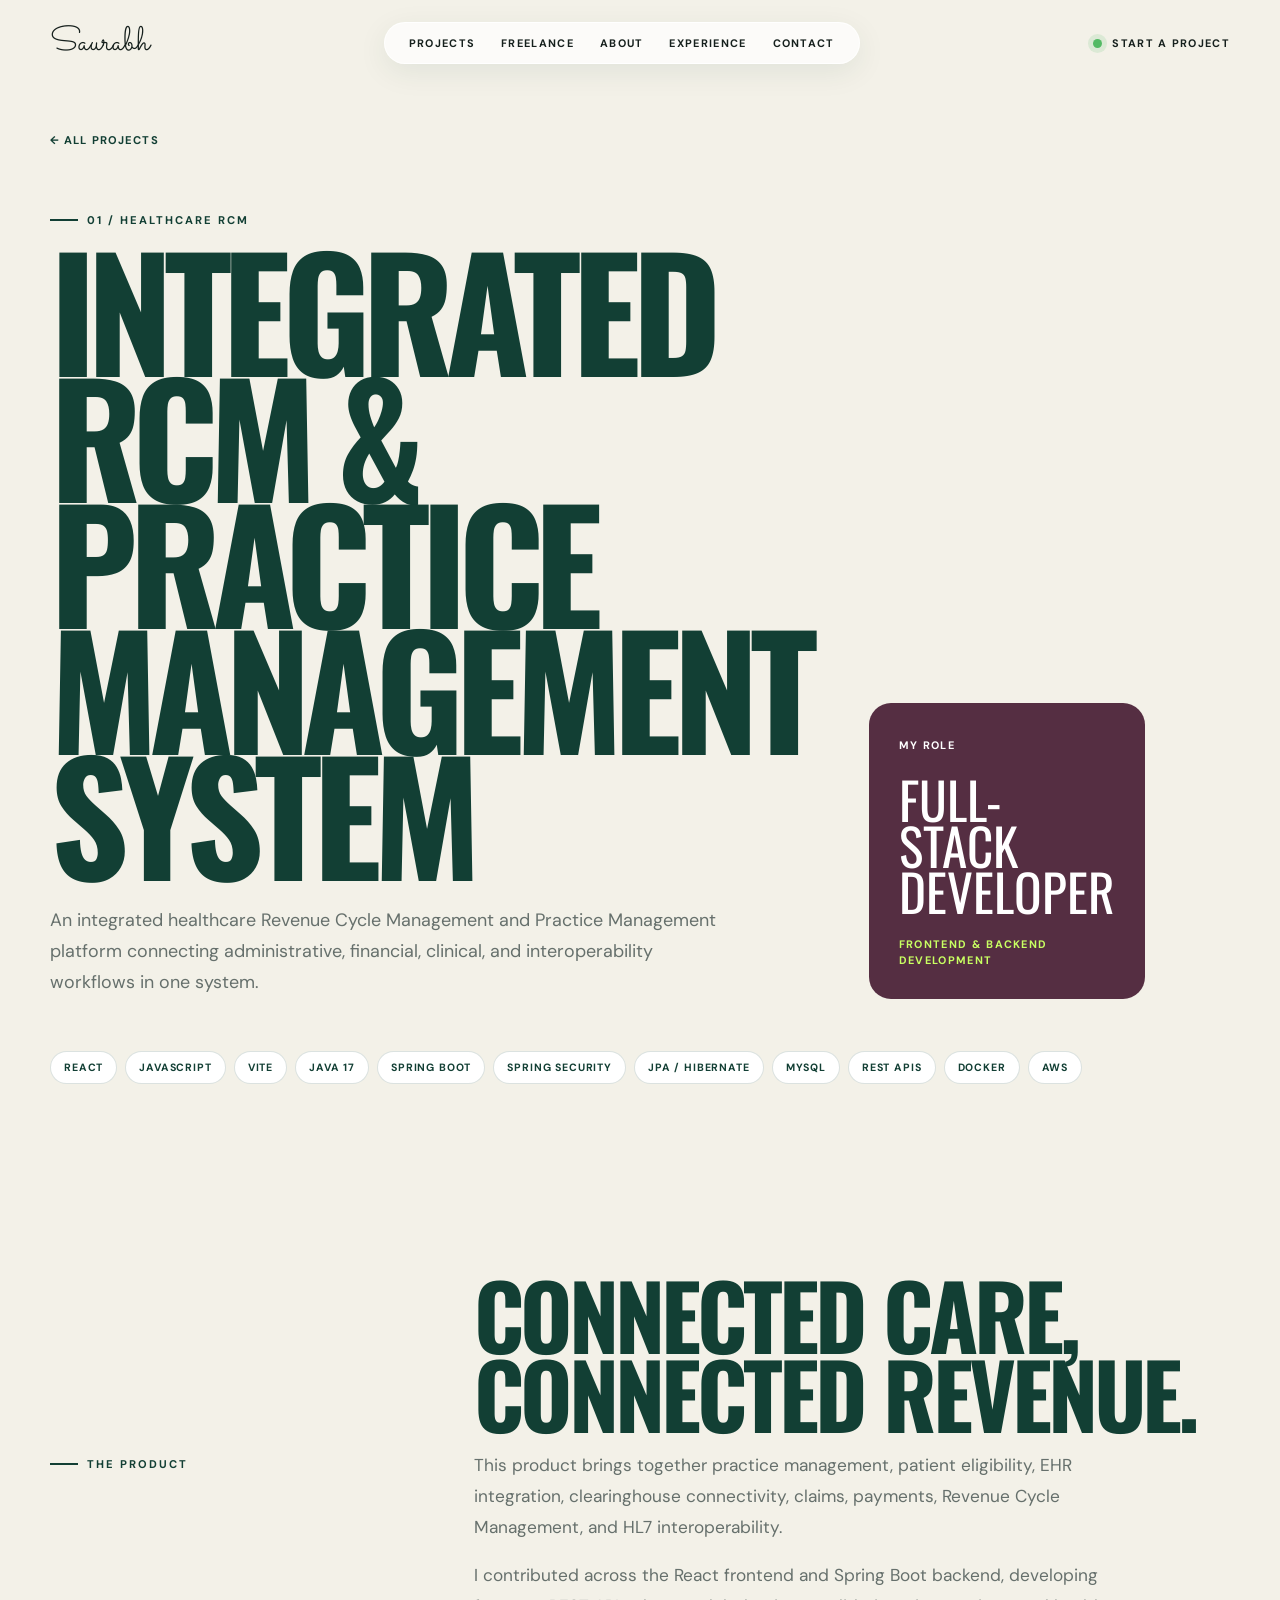
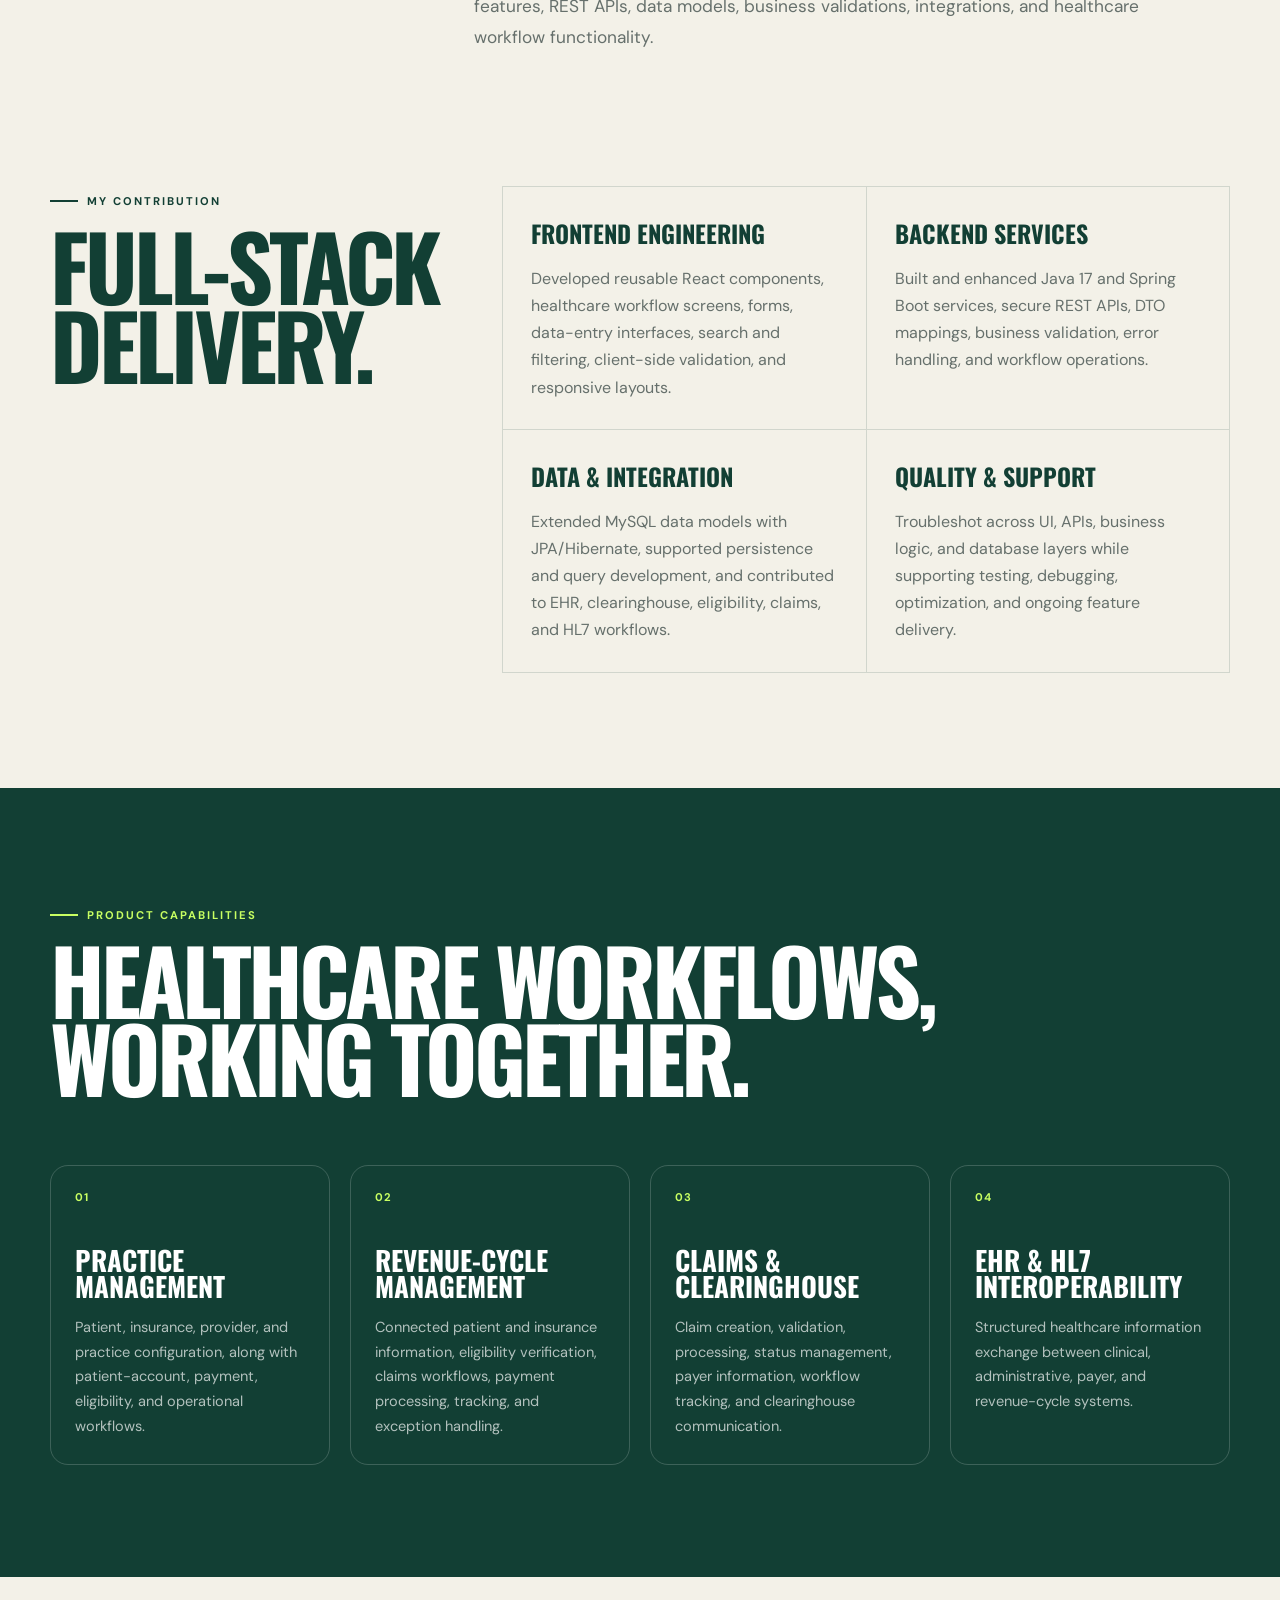
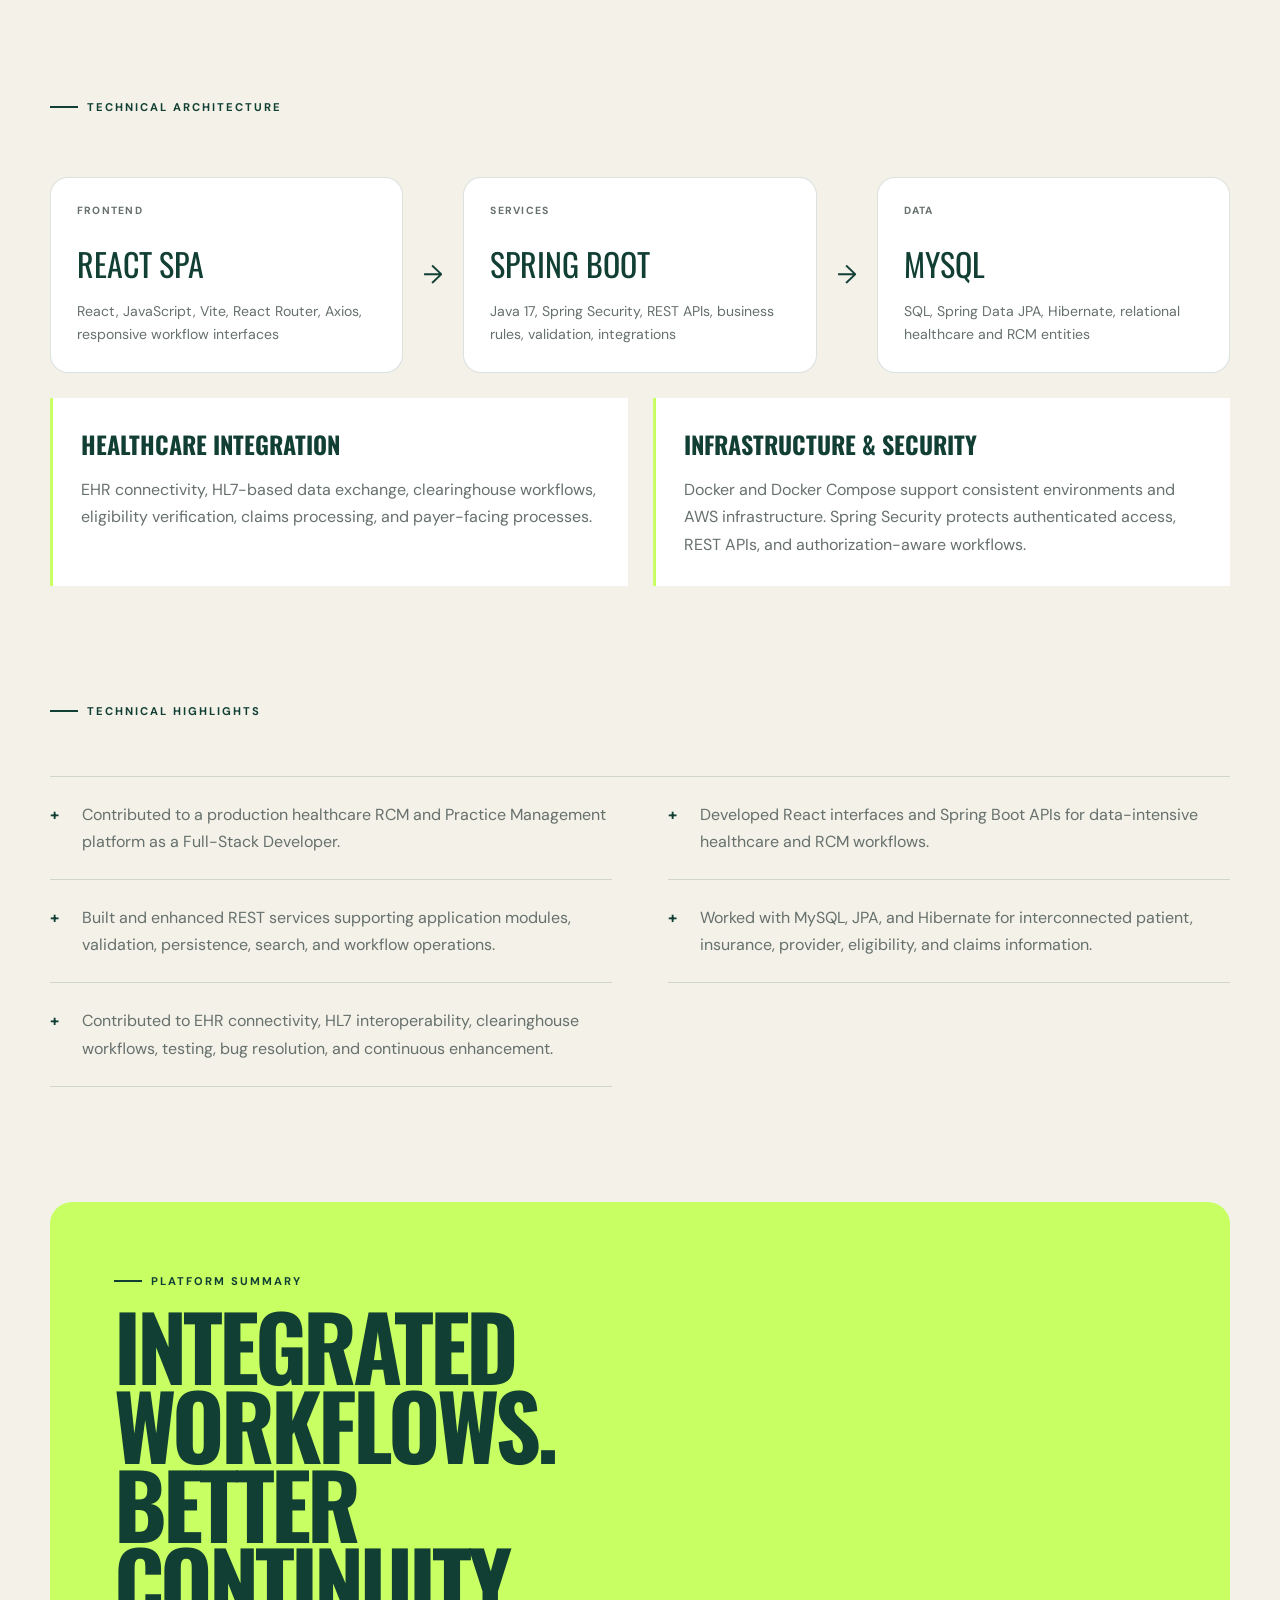
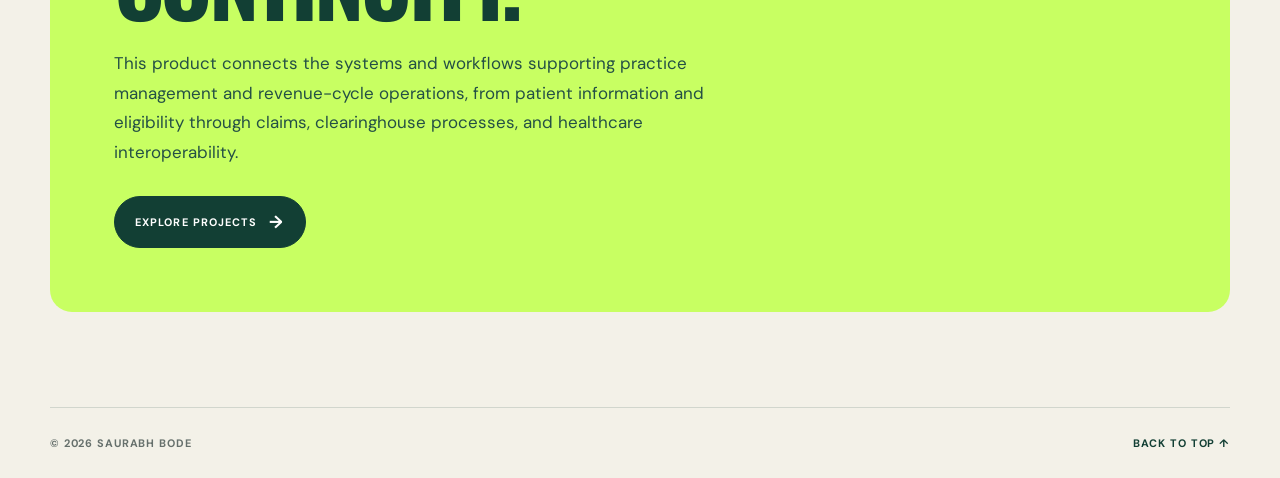
<file: html/integrated-rcm-and-pms.html>
<!doctype html>
<html lang="en">
  <head>
    <meta charset="UTF-8" />
    <meta name="viewport" content="width=device-width,initial-scale=1.0" />
    <meta
      name="description"
      content="Integrated healthcare revenue cycle management and practice management system."
    />
    <title>Integrated RCM &amp; Practice Management System | Saurabh Bode</title>
    <link rel="icon" href="../assets/favicon.svg" />
    <link rel="preconnect" href="https://fonts.googleapis.com" />
    <link rel="preconnect" href="https://fonts.gstatic.com" crossorigin />
    <link
      href="https://fonts.googleapis.com/css2?family=DM+Sans:wght@400;500;600;700&family=Oswald:wght@500;600;700&family=Sacramento&display=swap"
      rel="stylesheet"
    />
    <link rel="stylesheet" href="../css/base.css" />
    <link rel="stylesheet" href="../css/enterprise-operations-suite.css" />
  </head>
  <body>
    <header class="site-header">
      <nav class="nav wrap">
        <a href="index.html" class="brand">Saurabh</a>
        <div class="nav-links">
          <a href="projects.html">Projects</a
          ><a href="freelance.html">Freelance</a><a href="about.html">About</a
          ><a href="experience.html">Experience</a
          ><a href="contact.html">Contact</a>
        </div>
        <a class="nav-cta" href="enquiry.html"
          ><span class="status-dot"></span> Start a project</a
        >
      </nav>
    </header>
    <main>
      <section class="case-hero wrap">
        <a class="back-link" href="projects.html">&larr; All projects</a>
        <div class="case-hero-grid">
          <div>
            <p class="eyebrow">01 / Healthcare RCM</p>
            <h1>Integrated RCM &amp; Practice Management System</h1>
            <p class="case-lede">
              An integrated healthcare Revenue Cycle Management and Practice
              Management platform connecting administrative, financial,
              clinical, and interoperability workflows in one system.
            </p>
          </div>
          <aside class="ownership">
            <span>My role</span><strong>Full-Stack<br />Developer</strong>
            <p>Frontend &amp; backend development</p>
          </aside>
        </div>
        <div class="stack">
          <span>React</span><span>JavaScript</span><span>Vite</span
          ><span>Java 17</span><span>Spring Boot</span
          ><span>Spring Security</span><span>JPA / Hibernate</span
          ><span>MySQL</span><span>REST APIs</span><span>Docker</span
          ><span>AWS</span>
        </div>
      </section>
      <section class="case-section wrap intro">
        <p class="eyebrow">The product</p>
        <div>
          <h2>Connected care,<br />connected revenue.</h2>
          <p>
            This product brings together practice management, patient eligibility,
            EHR integration, clearinghouse connectivity, claims, payments,
            Revenue Cycle Management, and HL7 interoperability.
          </p>
          <p>
            I contributed across the React frontend and Spring Boot backend,
            developing features, REST APIs, data models, business validations,
            integrations, and healthcare workflow functionality.
          </p>
        </div>
      </section>
      <section class="case-section wrap contribution">
        <div>
          <p class="eyebrow">My contribution</p>
          <h2>Full-stack<br />delivery.</h2>
        </div>
        <div class="contribution-grid">
          <article>
            <h3>Frontend engineering</h3>
            <p>
              Developed reusable React components, healthcare workflow screens,
              forms, data-entry interfaces, search and filtering, client-side
              validation, and responsive layouts.
            </p>
          </article>
          <article>
            <h3>Backend services</h3>
            <p>
              Built and enhanced Java 17 and Spring Boot services, secure REST
              APIs, DTO mappings, business validation, error handling, and
              workflow operations.
            </p>
          </article>
          <article>
            <h3>Data &amp; integration</h3>
            <p>
              Extended MySQL data models with JPA/Hibernate, supported
              persistence and query development, and contributed to EHR,
              clearinghouse, eligibility, claims, and HL7 workflows.
            </p>
          </article>
          <article>
            <h3>Quality &amp; support</h3>
            <p>
              Troubleshot across UI, APIs, business logic, and database layers
              while supporting testing, debugging, optimization, and ongoing
              feature delivery.
            </p>
          </article>
        </div>
      </section>
      <section class="capabilities">
        <div class="wrap">
          <p class="eyebrow">Product capabilities</p>
          <h2>Healthcare workflows,<br />working together.</h2>
          <div class="capability-grid">
            <article>
              <b>01</b>
              <h3>Practice<br />management</h3>
              <p>
                Patient, insurance, provider, and practice configuration, along
                with patient-account, payment, eligibility, and operational
                workflows.
              </p>
            </article>
            <article>
              <b>02</b>
              <h3>Revenue-cycle<br />management</h3>
              <p>
                Connected patient and insurance information, eligibility
                verification, claims workflows, payment processing, tracking,
                and exception handling.
              </p>
            </article>
            <article>
              <b>03</b>
              <h3>Claims &amp;<br />clearinghouse</h3>
              <p>
                Claim creation, validation, processing, status management, payer
                information, workflow tracking, and clearinghouse communication.
              </p>
            </article>
            <article>
              <b>04</b>
              <h3>EHR &amp; HL7<br />interoperability</h3>
              <p>
                Structured healthcare information exchange between clinical,
                administrative, payer, and revenue-cycle systems.
              </p>
            </article>
          </div>
        </div>
      </section>
      <section class="case-section wrap architecture">
        <p class="eyebrow">Technical architecture</p>
        <div class="architecture-flow">
          <article>
            <span>Frontend</span><strong>React SPA</strong>
            <p>
              React, JavaScript, Vite, React Router, Axios, responsive workflow
              interfaces
            </p>
          </article>
          <i>&rarr;</i>
          <article>
            <span>Services</span><strong>Spring Boot</strong>
            <p>
              Java 17, Spring Security, REST APIs, business rules, validation,
              integrations
            </p>
          </article>
          <i>&rarr;</i>
          <article>
            <span>Data</span><strong>MySQL</strong>
            <p>
              SQL, Spring Data JPA, Hibernate, relational healthcare and RCM
              entities
            </p>
          </article>
        </div>
        <div class="architecture-notes">
          <article>
            <h3>Healthcare integration</h3>
            <p>
              EHR connectivity, HL7-based data exchange, clearinghouse
              workflows, eligibility verification, claims processing, and
              payer-facing processes.
            </p>
          </article>
          <article>
            <h3>Infrastructure &amp; security</h3>
            <p>
              Docker and Docker Compose support consistent environments and AWS
              infrastructure. Spring Security protects authenticated access,
              REST APIs, and authorization-aware workflows.
            </p>
          </article>
        </div>
      </section>
      <section class="case-section wrap highlights">
        <p class="eyebrow">Technical highlights</p>
        <ul>
          <li>
            Contributed to a production healthcare RCM and Practice Management
            platform as a Full-Stack Developer.
          </li>
          <li>
            Developed React interfaces and Spring Boot APIs for data-intensive
            healthcare and RCM workflows.
          </li>
          <li>
            Built and enhanced REST services supporting application modules,
            validation, persistence, search, and workflow operations.
          </li>
          <li>
            Worked with MySQL, JPA, and Hibernate for interconnected patient,
            insurance, provider, eligibility, and claims information.
          </li>
          <li>
            Contributed to EHR connectivity, HL7 interoperability, clearinghouse
            workflows, testing, bug resolution, and continuous enhancement.
          </li>
        </ul>
      </section>
      <section class="case-closing wrap">
        <p class="eyebrow">Platform summary</p>
        <h2>Integrated workflows.<br />Better continuity.</h2>
        <p>
          This product connects the systems and workflows supporting practice
          management and revenue-cycle operations, from patient information and
          eligibility through claims, clearinghouse processes, and healthcare
          interoperability.
        </p>
        <a class="button primary" href="projects.html"
          >Explore projects <span>&rarr;</span></a
        >
      </section>
    </main>
    <footer class="footer wrap">
      <span>&copy; <span id="year"></span> Saurabh Bode</span
      ><a href="#top">Back to top &uarr;</a>
    </footer>
    <script>
      document.getElementById("year").textContent = new Date().getFullYear();
    </script>
  </body>
</html>
</file>
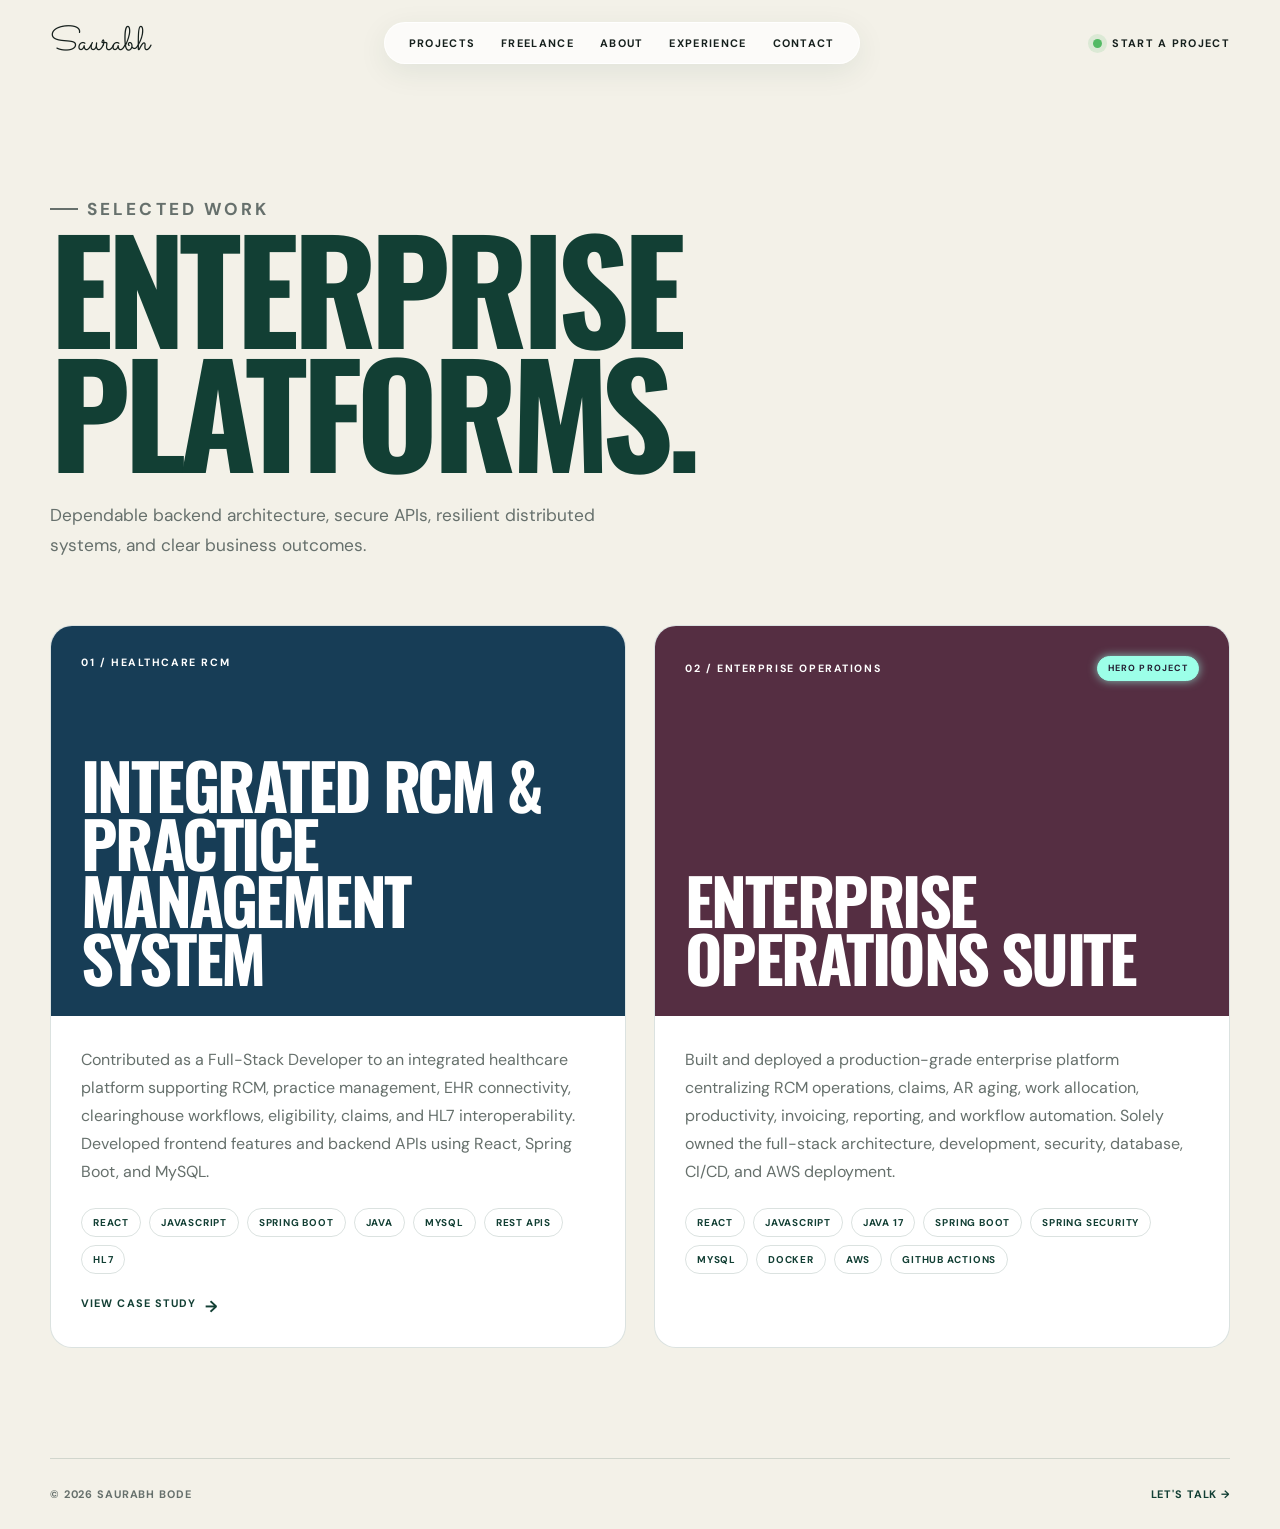
<file: html/projects.html>
<!doctype html>
<html lang="en">
  <head>
    <meta charset="UTF-8" />
    <meta name="viewport" content="width=device-width,initial-scale=1.0" />
    <meta
      name="description"
      content="Selected enterprise projects by Saurabh Bode."
    />
    <title>Projects | Saurabh Bode</title>
    <link rel="icon" href="../assets/favicon.svg" />
    <link rel="preconnect" href="https://fonts.googleapis.com" />
    <link rel="preconnect" href="https://fonts.gstatic.com" crossorigin />
    <link
      href="https://fonts.googleapis.com/css2?family=DM+Sans:wght@400;500;600;700&family=Oswald:wght@500;600;700&family=Sacramento&display=swap"
      rel="stylesheet"
    />
    <link rel="stylesheet" href="../css/base.css" />
    <link rel="stylesheet" href="../css/projects.css" />
  </head>
  <body>
    <header class="site-header">
      <nav class="nav wrap">
        <a href="index.html" class="brand">Saurabh</a>
        <div class="nav-links">
          <a href="projects.html">Projects</a
          ><a href="freelance.html">Freelance</a><a href="about.html">About</a
          ><a href="experience.html">Experience</a
          ><a href="contact.html">Contact</a>
        </div>
        <a class="nav-cta" href="enquiry.html"
          ><span class="status-dot"></span> Start a project</a
        >
      </nav>
    </header>
    <main class="wrap">
      <header class="page-hero">
        <p class="eyebrow">Selected work</p>
        <h1>Enterprise<br />platforms.</h1>
        <p>
          Dependable backend architecture, secure APIs, resilient distributed
          systems, and clear business outcomes.
        </p>
      </header>
      <section class="project-grid">
        <a
          class="project card project-link"
          href="integrated-rcm-and-pms.html"
          aria-label="View RevGen-i project details"
        >
          <div class="project-visual blue">
            <span>01 / HEALTHCARE RCM</span>
            <h2>Integrated RCM &amp; Practice Management System</h2>
          </div>
          <div class="project-body">
            <p>
              Contributed as a Full-Stack Developer to an integrated healthcare
              platform supporting RCM, practice management, EHR connectivity,
              clearinghouse workflows, eligibility, claims, and HL7
              interoperability. Developed frontend features and backend APIs
              using React, Spring Boot, and MySQL.
            </p>
            <div class="tags">
              <b>React</b><b>JavaScript</b><b>Spring Boot</b><b>Java</b
              ><b>MySQL</b><b>REST APIs</b><b>HL7</b>
            </div>
            <span class="project-cta">View case study <i>&rarr;</i></span>
          </div>
        </a>
        <a
          class="project card project-link"
          href="enterprise-operations-suite.html"
          aria-label="View SpineGen-i project details"
        >
          <div class="project-visual red">
            <div class="project-meta">
              <span>02 / ENTERPRISE OPERATIONS</span>
              <span class="hero-project-badge">Hero Project</span>
            </div>
            <h2>Enterprise Operations Suite</h2>
          </div>
          <div class="project-body">
            <p>
              Built and deployed a production-grade enterprise platform
              centralizing RCM operations, claims, AR aging, work allocation,
              productivity, invoicing, reporting, and workflow automation.
              Solely owned the full-stack architecture, development, security,
              database, CI/CD, and AWS deployment.
            </p>
            <div class="tags">
              <b>React</b><b>JavaScript</b><b>Java 17</b><b>Spring Boot</b
              ><b>Spring Security</b><b>MySQL</b><b>Docker</b><b>AWS</b
              ><b>GitHub Actions</b>
            </div>
          </div>
        </a>
      </section>
    </main>
    <footer class="footer wrap">
      <span>© <span id="year"></span> Saurabh Bode</span
      ><a href="contact.html">Let's talk →</a>
    </footer>
    <script>
      document.getElementById("year").textContent = new Date().getFullYear();
    </script>
  </body>
</html>
</file>
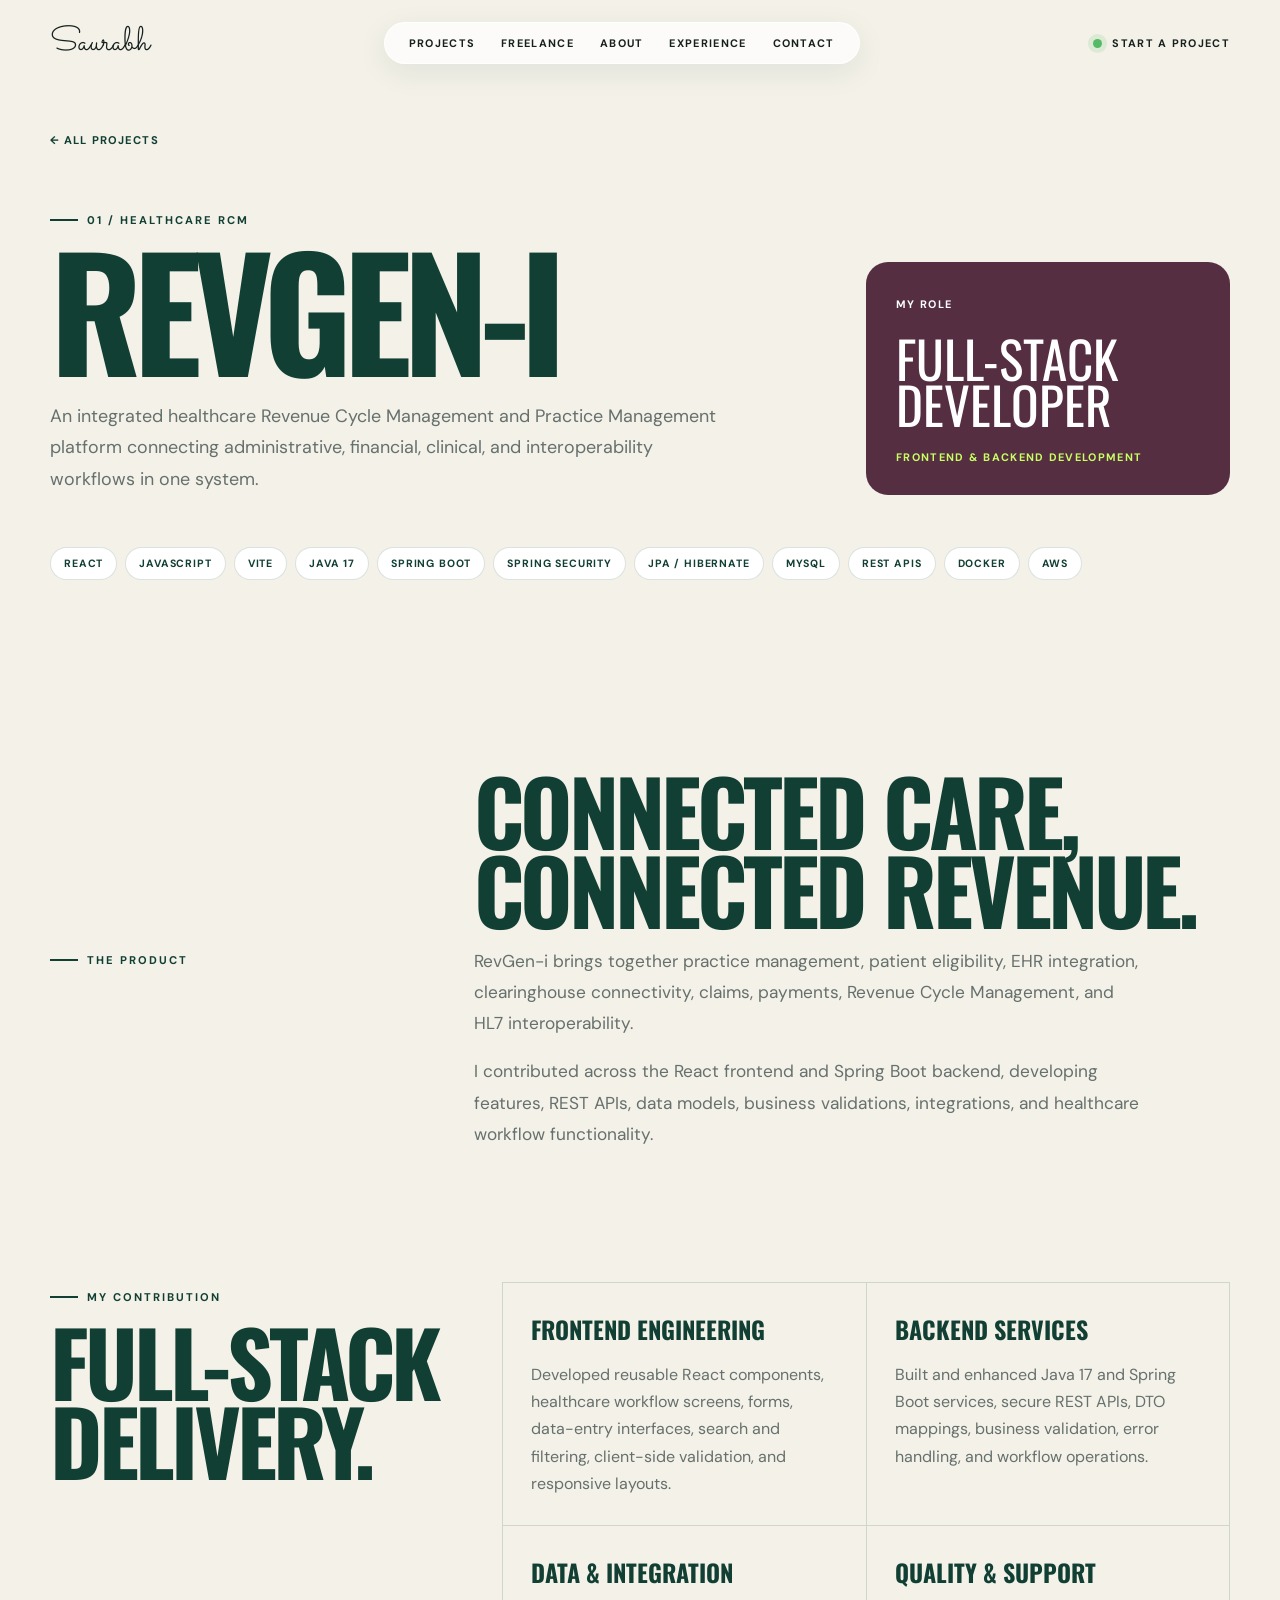
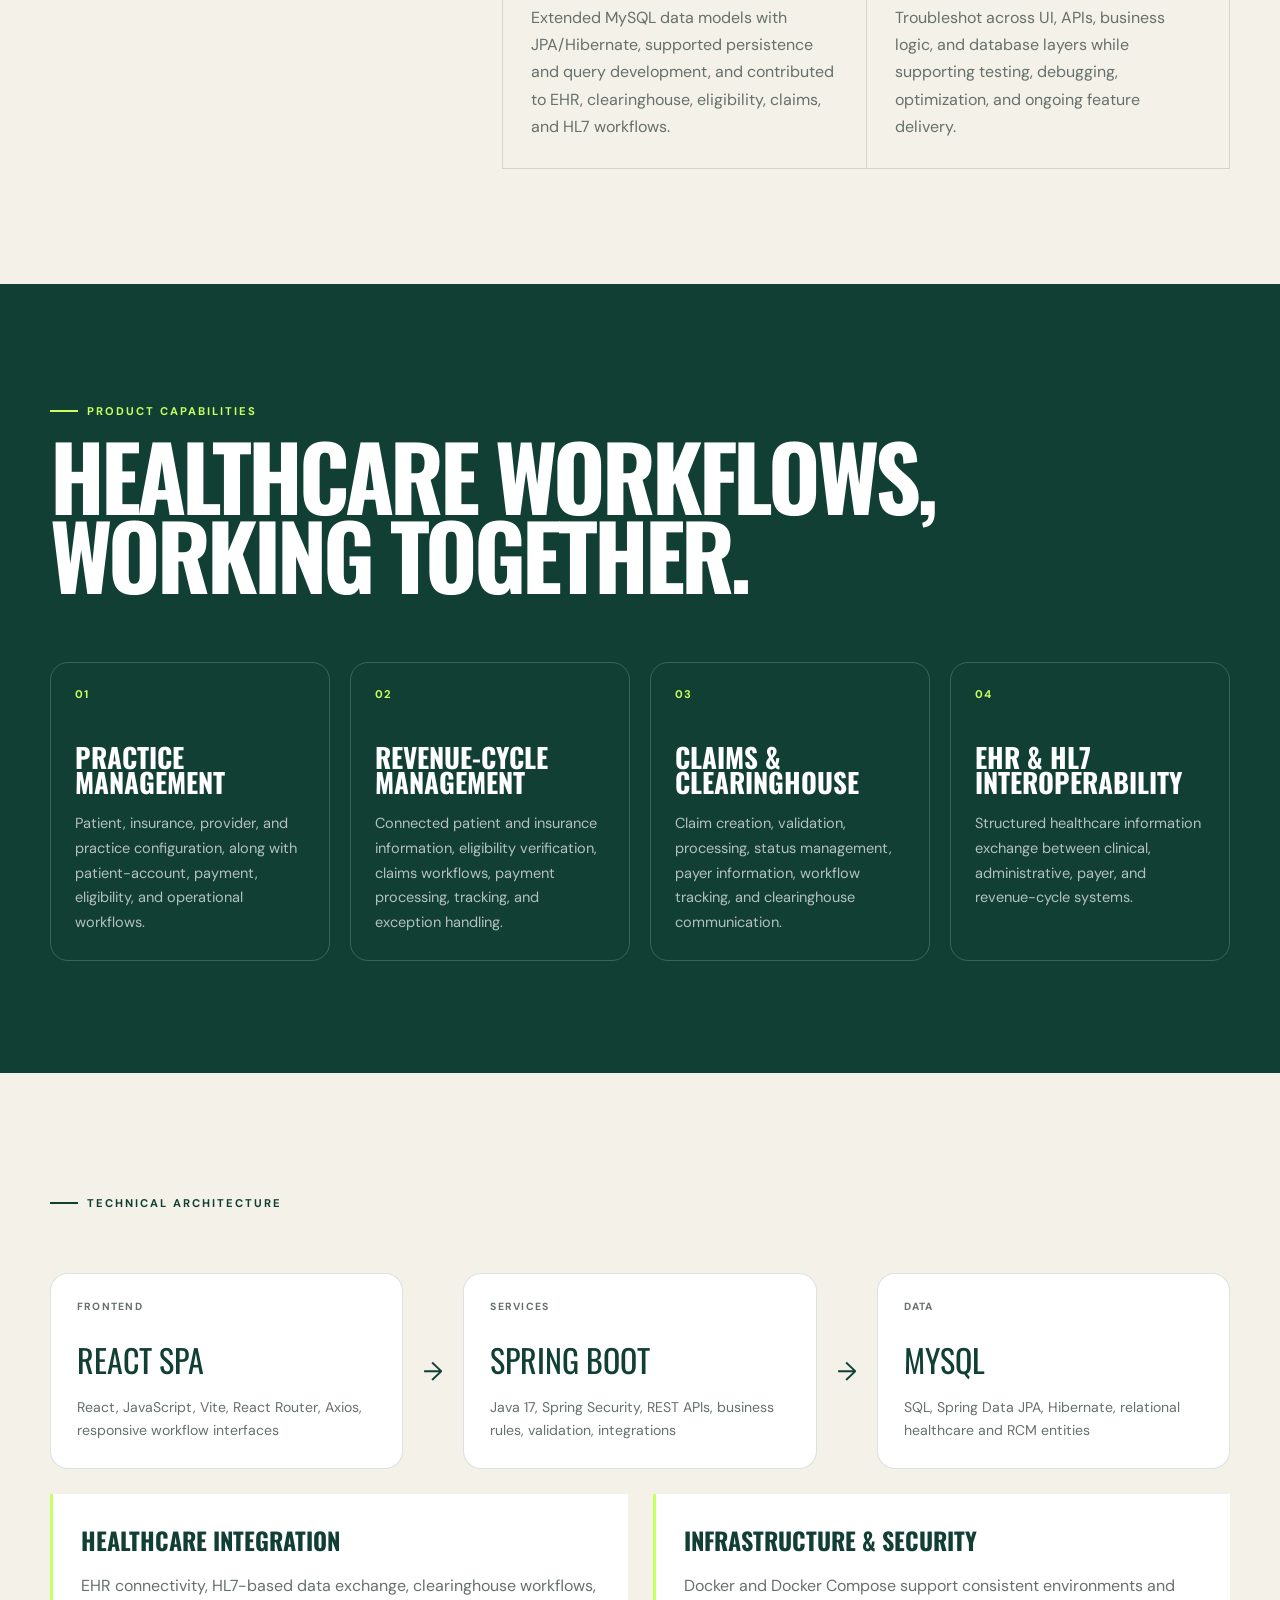
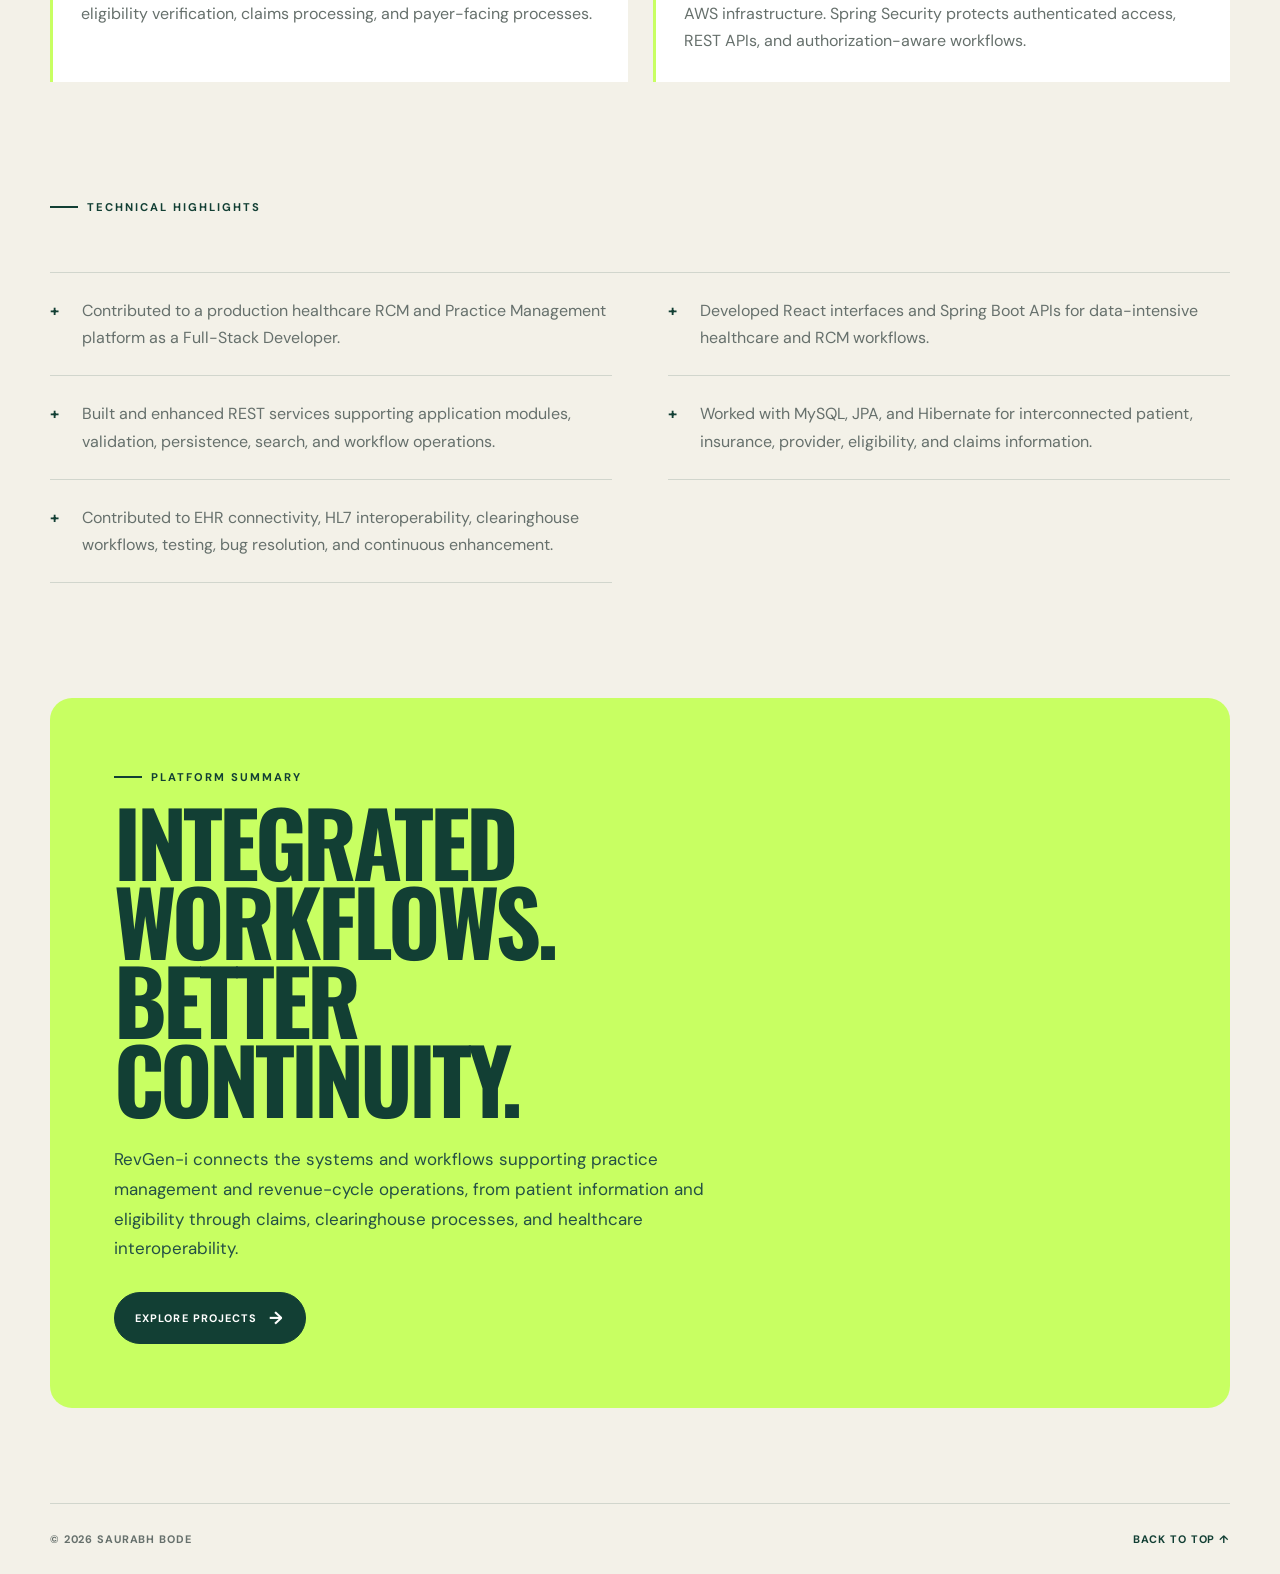
<file: html/revgen-i.html>
<!doctype html>
<html lang="en">
  <head>
    <meta charset="UTF-8" />
    <meta name="viewport" content="width=device-width,initial-scale=1.0" />
    <meta
      name="description"
      content="RevGen-i: integrated healthcare revenue cycle management and practice management platform."
    />
    <title>RevGen-i | Saurabh Bode</title>
    <link rel="icon" href="../assets/favicon.svg" />
    <link rel="preconnect" href="https://fonts.googleapis.com" />
    <link rel="preconnect" href="https://fonts.gstatic.com" crossorigin />
    <link
      href="https://fonts.googleapis.com/css2?family=DM+Sans:wght@400;500;600;700&family=Oswald:wght@500;600;700&family=Sacramento&display=swap"
      rel="stylesheet"
    />
    <link rel="stylesheet" href="../css/base.css" />
    <link rel="stylesheet" href="../css/spinegen-i.css" />
  </head>
  <body>
    <header class="site-header">
      <nav class="nav wrap">
        <a href="index.html" class="brand">Saurabh</a>
        <div class="nav-links">
          <a href="projects.html">Projects</a
          ><a href="freelance.html">Freelance</a><a href="about.html">About</a
          ><a href="experience.html">Experience</a
          ><a href="contact.html">Contact</a>
        </div>
        <a class="nav-cta" href="enquiry.html"
          ><span class="status-dot"></span> Start a project</a
        >
      </nav>
    </header>
    <main>
      <section class="case-hero wrap">
        <a class="back-link" href="projects.html">&larr; All projects</a>
        <div class="case-hero-grid">
          <div>
            <p class="eyebrow">01 / Healthcare RCM</p>
            <h1>RevGen-i</h1>
            <p class="case-lede">
              An integrated healthcare Revenue Cycle Management and Practice
              Management platform connecting administrative, financial,
              clinical, and interoperability workflows in one system.
            </p>
          </div>
          <aside class="ownership">
            <span>My role</span><strong>Full-Stack<br />Developer</strong>
            <p>Frontend &amp; backend development</p>
          </aside>
        </div>
        <div class="stack">
          <span>React</span><span>JavaScript</span><span>Vite</span
          ><span>Java 17</span><span>Spring Boot</span
          ><span>Spring Security</span><span>JPA / Hibernate</span
          ><span>MySQL</span><span>REST APIs</span><span>Docker</span
          ><span>AWS</span>
        </div>
      </section>
      <section class="case-section wrap intro">
        <p class="eyebrow">The product</p>
        <div>
          <h2>Connected care,<br />connected revenue.</h2>
          <p>
            RevGen-i brings together practice management, patient eligibility,
            EHR integration, clearinghouse connectivity, claims, payments,
            Revenue Cycle Management, and HL7 interoperability.
          </p>
          <p>
            I contributed across the React frontend and Spring Boot backend,
            developing features, REST APIs, data models, business validations,
            integrations, and healthcare workflow functionality.
          </p>
        </div>
      </section>
      <section class="case-section wrap contribution">
        <div>
          <p class="eyebrow">My contribution</p>
          <h2>Full-stack<br />delivery.</h2>
        </div>
        <div class="contribution-grid">
          <article>
            <h3>Frontend engineering</h3>
            <p>
              Developed reusable React components, healthcare workflow screens,
              forms, data-entry interfaces, search and filtering, client-side
              validation, and responsive layouts.
            </p>
          </article>
          <article>
            <h3>Backend services</h3>
            <p>
              Built and enhanced Java 17 and Spring Boot services, secure REST
              APIs, DTO mappings, business validation, error handling, and
              workflow operations.
            </p>
          </article>
          <article>
            <h3>Data &amp; integration</h3>
            <p>
              Extended MySQL data models with JPA/Hibernate, supported
              persistence and query development, and contributed to EHR,
              clearinghouse, eligibility, claims, and HL7 workflows.
            </p>
          </article>
          <article>
            <h3>Quality &amp; support</h3>
            <p>
              Troubleshot across UI, APIs, business logic, and database layers
              while supporting testing, debugging, optimization, and ongoing
              feature delivery.
            </p>
          </article>
        </div>
      </section>
      <section class="capabilities">
        <div class="wrap">
          <p class="eyebrow">Product capabilities</p>
          <h2>Healthcare workflows,<br />working together.</h2>
          <div class="capability-grid">
            <article>
              <b>01</b>
              <h3>Practice<br />management</h3>
              <p>
                Patient, insurance, provider, and practice configuration, along
                with patient-account, payment, eligibility, and operational
                workflows.
              </p>
            </article>
            <article>
              <b>02</b>
              <h3>Revenue-cycle<br />management</h3>
              <p>
                Connected patient and insurance information, eligibility
                verification, claims workflows, payment processing, tracking,
                and exception handling.
              </p>
            </article>
            <article>
              <b>03</b>
              <h3>Claims &amp;<br />clearinghouse</h3>
              <p>
                Claim creation, validation, processing, status management, payer
                information, workflow tracking, and clearinghouse communication.
              </p>
            </article>
            <article>
              <b>04</b>
              <h3>EHR &amp; HL7<br />interoperability</h3>
              <p>
                Structured healthcare information exchange between clinical,
                administrative, payer, and revenue-cycle systems.
              </p>
            </article>
          </div>
        </div>
      </section>
      <section class="case-section wrap architecture">
        <p class="eyebrow">Technical architecture</p>
        <div class="architecture-flow">
          <article>
            <span>Frontend</span><strong>React SPA</strong>
            <p>
              React, JavaScript, Vite, React Router, Axios, responsive workflow
              interfaces
            </p>
          </article>
          <i>&rarr;</i>
          <article>
            <span>Services</span><strong>Spring Boot</strong>
            <p>
              Java 17, Spring Security, REST APIs, business rules, validation,
              integrations
            </p>
          </article>
          <i>&rarr;</i>
          <article>
            <span>Data</span><strong>MySQL</strong>
            <p>
              SQL, Spring Data JPA, Hibernate, relational healthcare and RCM
              entities
            </p>
          </article>
        </div>
        <div class="architecture-notes">
          <article>
            <h3>Healthcare integration</h3>
            <p>
              EHR connectivity, HL7-based data exchange, clearinghouse
              workflows, eligibility verification, claims processing, and
              payer-facing processes.
            </p>
          </article>
          <article>
            <h3>Infrastructure &amp; security</h3>
            <p>
              Docker and Docker Compose support consistent environments and AWS
              infrastructure. Spring Security protects authenticated access,
              REST APIs, and authorization-aware workflows.
            </p>
          </article>
        </div>
      </section>
      <section class="case-section wrap highlights">
        <p class="eyebrow">Technical highlights</p>
        <ul>
          <li>
            Contributed to a production healthcare RCM and Practice Management
            platform as a Full-Stack Developer.
          </li>
          <li>
            Developed React interfaces and Spring Boot APIs for data-intensive
            healthcare and RCM workflows.
          </li>
          <li>
            Built and enhanced REST services supporting application modules,
            validation, persistence, search, and workflow operations.
          </li>
          <li>
            Worked with MySQL, JPA, and Hibernate for interconnected patient,
            insurance, provider, eligibility, and claims information.
          </li>
          <li>
            Contributed to EHR connectivity, HL7 interoperability, clearinghouse
            workflows, testing, bug resolution, and continuous enhancement.
          </li>
        </ul>
      </section>
      <section class="case-closing wrap">
        <p class="eyebrow">Platform summary</p>
        <h2>Integrated workflows.<br />Better continuity.</h2>
        <p>
          RevGen-i connects the systems and workflows supporting practice
          management and revenue-cycle operations, from patient information and
          eligibility through claims, clearinghouse processes, and healthcare
          interoperability.
        </p>
        <a class="button primary" href="projects.html"
          >Explore projects <span>&rarr;</span></a
        >
      </section>
    </main>
    <footer class="footer wrap">
      <span>&copy; <span id="year"></span> Saurabh Bode</span
      ><a href="#top">Back to top &uarr;</a>
    </footer>
    <script>
      document.getElementById("year").textContent = new Date().getFullYear();
    </script>
  </body>
</html>
</file>
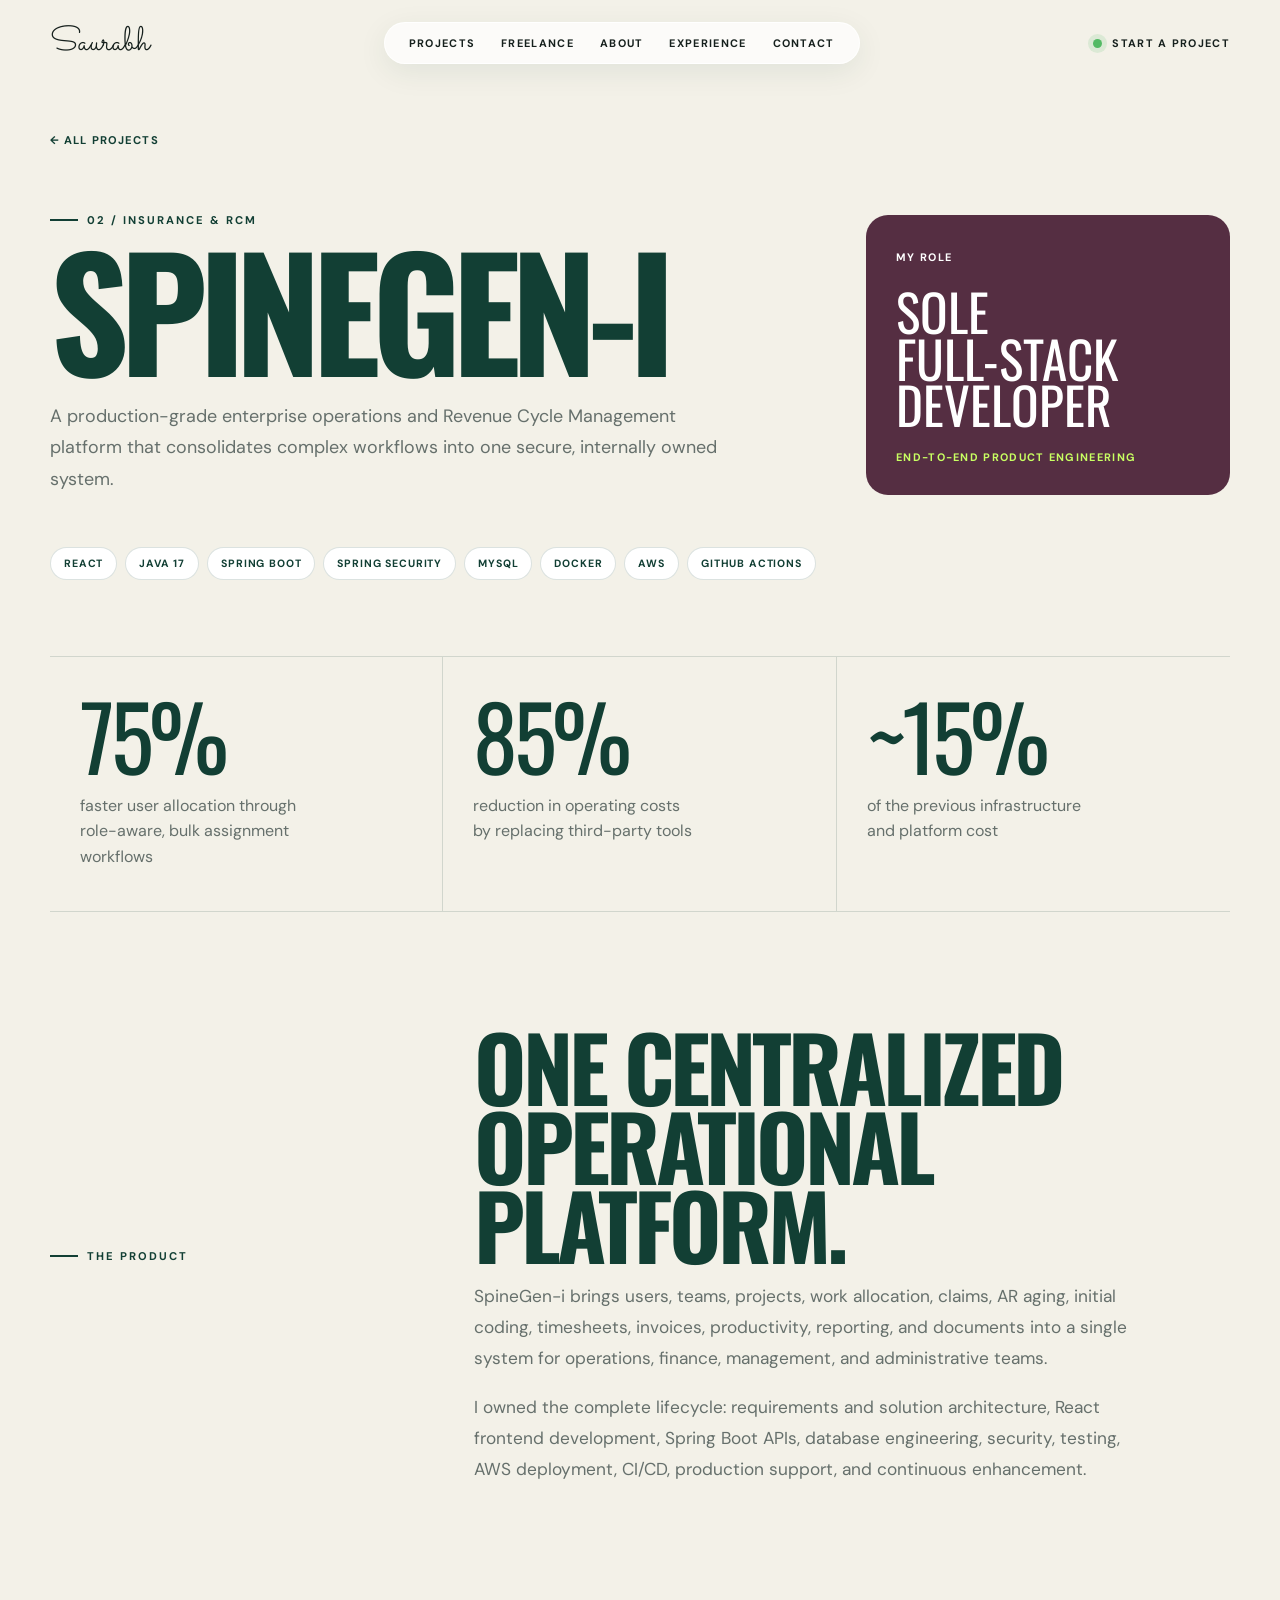
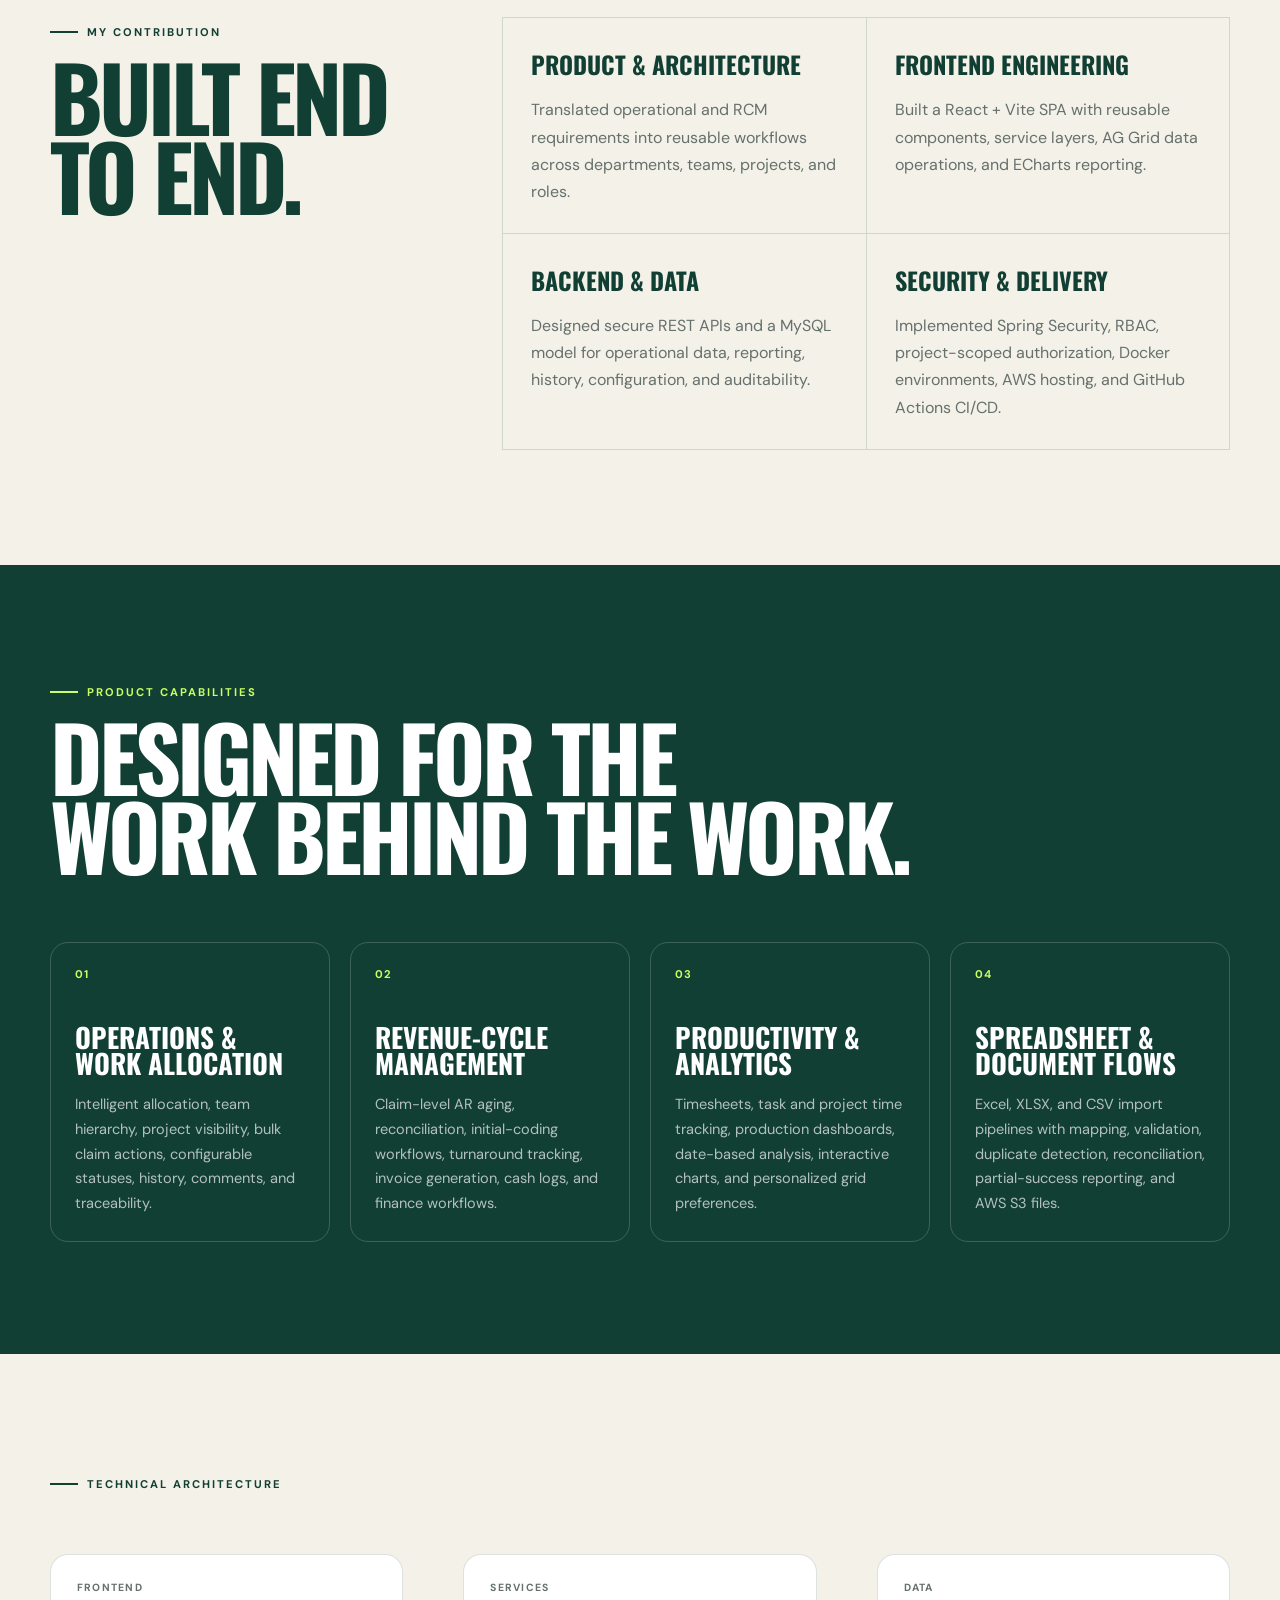
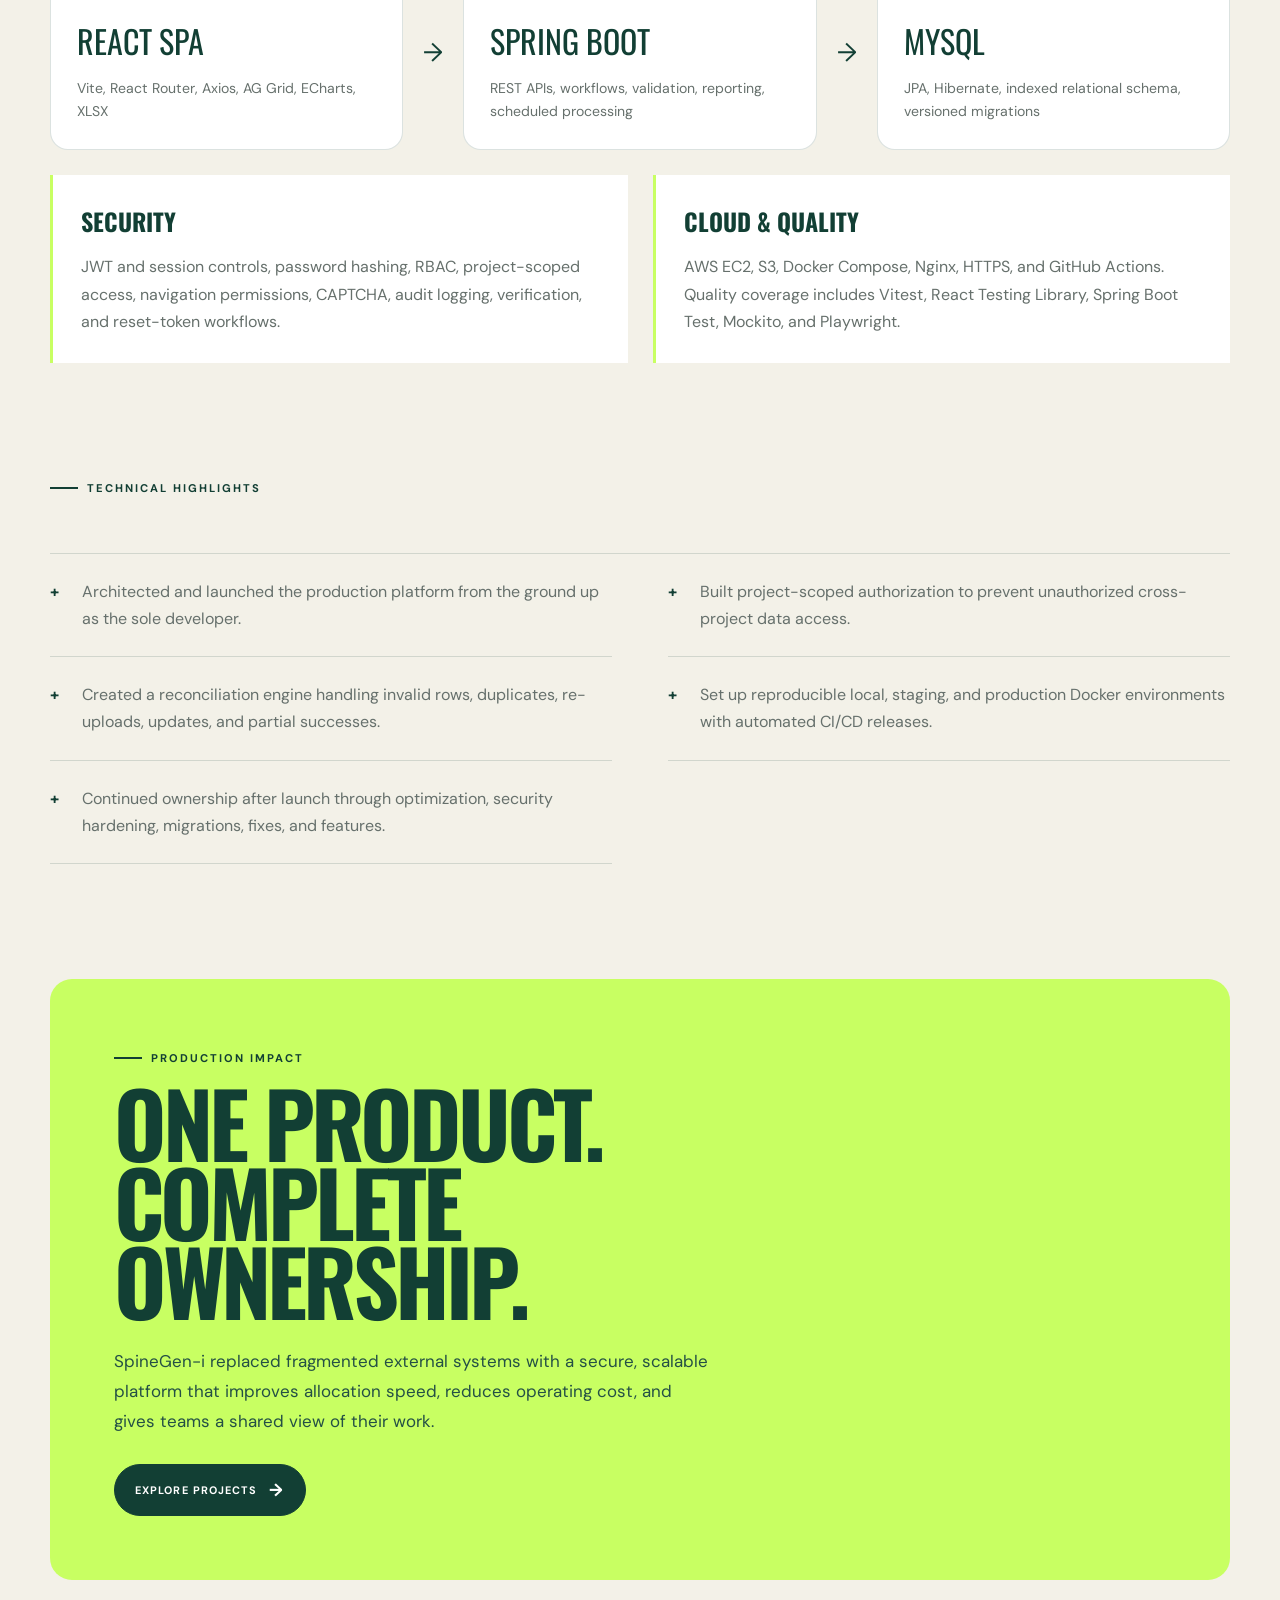
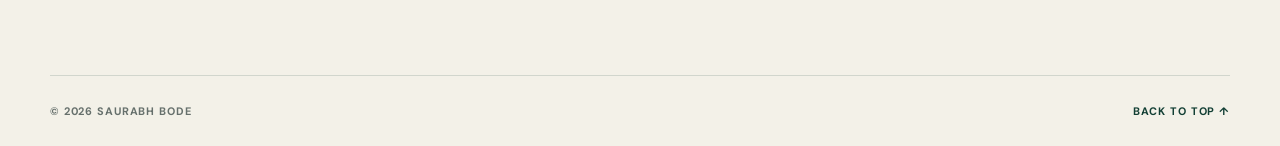
<file: html/spinegen-i.html>
<!doctype html>
<html lang="en">
  <head>
    <meta charset="UTF-8" />
    <meta name="viewport" content="width=device-width,initial-scale=1.0" />
    <meta
      name="description"
      content="SpineGen-i: enterprise operations and revenue-cycle management platform."
    />
    <title>SpineGen-i | Saurabh Bode</title>
    <link rel="icon" href="../assets/favicon.svg" />
    <link rel="preconnect" href="https://fonts.googleapis.com" />
    <link rel="preconnect" href="https://fonts.gstatic.com" crossorigin />
    <link
      href="https://fonts.googleapis.com/css2?family=DM+Sans:wght@400;500;600;700&family=Oswald:wght@500;600;700&family=Sacramento&display=swap"
      rel="stylesheet"
    />
    <link rel="stylesheet" href="../css/base.css" />
    <link rel="stylesheet" href="../css/spinegen-i.css" />
  </head>
  <body>
    <header class="site-header">
      <nav class="nav wrap">
        <a href="index.html" class="brand">Saurabh</a>
        <div class="nav-links">
          <a href="projects.html">Projects</a
          ><a href="freelance.html">Freelance</a><a href="about.html">About</a
          ><a href="experience.html">Experience</a
          ><a href="contact.html">Contact</a>
        </div>
        <a class="nav-cta" href="enquiry.html"
          ><span class="status-dot"></span> Start a project</a
        >
      </nav>
    </header>
    <main>
      <section class="case-hero wrap">
        <a class="back-link" href="projects.html">&larr; All projects</a>
        <div class="case-hero-grid">
          <div>
            <p class="eyebrow">02 / Insurance &amp; RCM</p>
            <h1>SpineGen-i</h1>
            <p class="case-lede">
              A production-grade enterprise operations and Revenue Cycle
              Management platform that consolidates complex workflows into one
              secure, internally owned system.
            </p>
          </div>
          <aside class="ownership">
            <span>My role</span
            ><strong>Sole<br />Full-Stack<br />Developer</strong>
            <p>End-to-end product engineering</p>
          </aside>
        </div>
        <div class="stack">
          <span>React</span><span>Java 17</span><span>Spring Boot</span
          ><span>Spring Security</span><span>MySQL</span><span>Docker</span
          ><span>AWS</span><span>GitHub Actions</span>
        </div>
      </section>
      <section class="impact wrap" aria-label="Project impact">
        <article>
          <strong>75%</strong>
          <p>
            faster user allocation through role-aware, bulk assignment workflows
          </p>
        </article>
        <article>
          <strong>85%</strong>
          <p>reduction in operating costs by replacing third-party tools</p>
        </article>
        <article>
          <strong>~15%</strong>
          <p>of the previous infrastructure and platform cost</p>
        </article>
      </section>
      <section class="case-section wrap intro">
        <p class="eyebrow">The product</p>
        <div>
          <h2>One centralized<br />operational platform.</h2>
          <p>
            SpineGen-i brings users, teams, projects, work allocation, claims,
            AR aging, initial coding, timesheets, invoices, productivity,
            reporting, and documents into a single system for operations,
            finance, management, and administrative teams.
          </p>
          <p>
            I owned the complete lifecycle: requirements and solution
            architecture, React frontend development, Spring Boot APIs, database
            engineering, security, testing, AWS deployment, CI/CD, production
            support, and continuous enhancement.
          </p>
        </div>
      </section>
      <section class="case-section wrap contribution">
        <div>
          <p class="eyebrow">My contribution</p>
          <h2>Built end to end.</h2>
        </div>
        <div class="contribution-grid">
          <article>
            <h3>Product &amp; architecture</h3>
            <p>
              Translated operational and RCM requirements into reusable
              workflows across departments, teams, projects, and roles.
            </p>
          </article>
          <article>
            <h3>Frontend engineering</h3>
            <p>
              Built a React + Vite SPA with reusable components, service layers,
              AG Grid data operations, and ECharts reporting.
            </p>
          </article>
          <article>
            <h3>Backend &amp; data</h3>
            <p>
              Designed secure REST APIs and a MySQL model for operational data,
              reporting, history, configuration, and auditability.
            </p>
          </article>
          <article>
            <h3>Security &amp; delivery</h3>
            <p>
              Implemented Spring Security, RBAC, project-scoped authorization,
              Docker environments, AWS hosting, and GitHub Actions CI/CD.
            </p>
          </article>
        </div>
      </section>
      <section class="capabilities">
        <div class="wrap">
          <p class="eyebrow">Product capabilities</p>
          <h2>Designed for the<br />work behind the work.</h2>
          <div class="capability-grid">
            <article>
              <b>01</b>
              <h3>Operations &amp;<br />work allocation</h3>
              <p>
                Intelligent allocation, team hierarchy, project visibility, bulk
                claim actions, configurable statuses, history, comments, and
                traceability.
              </p>
            </article>
            <article>
              <b>02</b>
              <h3>Revenue-cycle<br />management</h3>
              <p>
                Claim-level AR aging, reconciliation, initial-coding workflows,
                turnaround tracking, invoice generation, cash logs, and finance
                workflows.
              </p>
            </article>
            <article>
              <b>03</b>
              <h3>Productivity &amp;<br />analytics</h3>
              <p>
                Timesheets, task and project time tracking, production
                dashboards, date-based analysis, interactive charts, and
                personalized grid preferences.
              </p>
            </article>
            <article>
              <b>04</b>
              <h3>Spreadsheet &amp;<br />document flows</h3>
              <p>
                Excel, XLSX, and CSV import pipelines with mapping, validation,
                duplicate detection, reconciliation, partial-success reporting,
                and AWS S3 files.
              </p>
            </article>
          </div>
        </div>
      </section>
      <section class="case-section wrap architecture">
        <p class="eyebrow">Technical architecture</p>
        <div class="architecture-flow">
          <article>
            <span>Frontend</span><strong>React SPA</strong>
            <p>Vite, React Router, Axios, AG Grid, ECharts, XLSX</p>
          </article>
          <i>&rarr;</i>
          <article>
            <span>Services</span><strong>Spring Boot</strong>
            <p>
              REST APIs, workflows, validation, reporting, scheduled processing
            </p>
          </article>
          <i>&rarr;</i>
          <article>
            <span>Data</span><strong>MySQL</strong>
            <p>
              JPA, Hibernate, indexed relational schema, versioned migrations
            </p>
          </article>
        </div>
        <div class="architecture-notes">
          <article>
            <h3>Security</h3>
            <p>
              JWT and session controls, password hashing, RBAC, project-scoped
              access, navigation permissions, CAPTCHA, audit logging,
              verification, and reset-token workflows.
            </p>
          </article>
          <article>
            <h3>Cloud &amp; quality</h3>
            <p>
              AWS EC2, S3, Docker Compose, Nginx, HTTPS, and GitHub Actions.
              Quality coverage includes Vitest, React Testing Library, Spring
              Boot Test, Mockito, and Playwright.
            </p>
          </article>
        </div>
      </section>
      <section class="case-section wrap highlights">
        <p class="eyebrow">Technical highlights</p>
        <ul>
          <li>
            Architected and launched the production platform from the ground up
            as the sole developer.
          </li>
          <li>
            Built project-scoped authorization to prevent unauthorized
            cross-project data access.
          </li>
          <li>
            Created a reconciliation engine handling invalid rows, duplicates,
            re-uploads, updates, and partial successes.
          </li>
          <li>
            Set up reproducible local, staging, and production Docker
            environments with automated CI/CD releases.
          </li>
          <li>
            Continued ownership after launch through optimization, security
            hardening, migrations, fixes, and features.
          </li>
        </ul>
      </section>
      <section class="case-closing wrap">
        <p class="eyebrow">Production impact</p>
        <h2>One product.<br />Complete ownership.</h2>
        <p>
          SpineGen-i replaced fragmented external systems with a secure,
          scalable platform that improves allocation speed, reduces operating
          cost, and gives teams a shared view of their work.
        </p>
        <a class="button primary" href="projects.html"
          >Explore projects <span>&rarr;</span></a
        >
      </section>
    </main>
    <footer class="footer wrap">
      <span>&copy; <span id="year"></span> Saurabh Bode</span
      ><a href="#top">Back to top &uarr;</a>
    </footer>
    <script>
      document.getElementById("year").textContent = new Date().getFullYear();
    </script>
  </body>
</html>
</file>
<file: css/base.css>
:root {
  --ink: #16201d;
  --muted: #66706c;
  --green: #123f34;
  --green-2: #1e5b49;
  --lime: #c8ff62;
  --cream: #f3f1e8;
  --paper: #fffef8;
  --line: rgba(18, 63, 52, 0.15);
  --radius: 22px;
  --shadow: 0 24px 70px rgba(20, 48, 39, 0.12);
}
* {
  box-sizing: border-box;
}
html {
  scroll-behavior: smooth;
}
body {
  margin: 0;
  background: var(--cream);
  color: var(--ink);
  font-family: "DM Sans", system-ui, sans-serif;
}
a {
  color: inherit;
  text-decoration: none;
}
button {
  font: inherit;
}
:focus-visible {
  outline: 3px solid var(--lime);
  outline-offset: 4px;
}
.wrap {
  width: min(1180px, calc(100% - 40px));
  margin-inline: auto;
}
.site-header {
  padding: 22px 0;
}
.nav {
  display: flex;
  align-items: center;
  justify-content: space-between;
  gap: 28px;
}
.brand {
  font-family: "Sacramento", cursive;
  font-size: 2.15rem;
  line-height: 1;
}
.nav-links {
  display: flex;
  gap: 26px;
  padding: 13px 24px;
  border: 1px solid rgba(255, 255, 255, 0.9);
  border-radius: 999px;
  background: rgba(255, 255, 255, 0.72);
  box-shadow: 0 8px 30px rgba(18, 63, 52, 0.08);
}
.nav-links a,
.nav-cta {
  font-size: 0.68rem;
  font-weight: 700;
  letter-spacing: 0.12em;
  text-transform: uppercase;
}
.nav-links a:hover,
.text-link:hover,
.back-link:hover {
  color: var(--green-2);
}
.nav-cta {
  display: flex;
  align-items: center;
  gap: 10px;
}
.status-dot {
  width: 9px;
  height: 9px;
  border-radius: 50%;
  background: #54ba65;
  box-shadow: 0 0 0 5px rgba(84, 186, 101, 0.15);
}
.eyebrow {
  display: inline-flex;
  align-items: center;
  gap: 9px;
  margin: 0 0 18px;
  color: var(--green);
  font-size: 0.7rem;
  font-weight: 700;
  letter-spacing: 0.18em;
  text-transform: uppercase;
}
.eyebrow::before {
  content: "";
  width: 28px;
  height: 2px;
  background: currentColor;
}
.display,
h1,
h2,
h3 {
  font-family: "Oswald", Impact, sans-serif;
  text-transform: uppercase;
}
.button {
  display: inline-flex;
  align-items: center;
  gap: 12px;
  padding: 14px 20px;
  border: 1px solid var(--green);
  border-radius: 999px;
  background: transparent;
  color: var(--green);
  font-size: 0.68rem;
  font-weight: 700;
  letter-spacing: 0.1em;
  text-transform: uppercase;
}
.button:hover {
  background: var(--green-2);
  color: white;
}
.button.primary {
  background: var(--green);
  color: white;
}
.button span {
  font-size: 1.1rem;
}
.text-link {
  color: var(--green);
  font-size: 0.72rem;
  font-weight: 700;
  letter-spacing: 0.1em;
  text-transform: uppercase;
}
.footer {
  display: flex;
  justify-content: space-between;
  gap: 20px;
  padding: 28px 0;
  border-top: 1px solid var(--line);
  color: var(--muted);
  font-size: 0.68rem;
  font-weight: 700;
  letter-spacing: 0.08em;
  text-transform: uppercase;
}
.footer a {
  color: var(--green);
}
.page-hero {
  padding: 80px 0 65px;
}
.page-hero h1 {
  max-width: 850px;
  margin: 0;
  color: var(--green);
  font-size: clamp(4.4rem, 11vw, 10rem);
  line-height: 0.88;
  letter-spacing: -0.045em;
}
.page-hero p {
  max-width: 600px;
  margin: 28px 0 0;
  color: var(--muted);
  font-size: 1.08rem;
  line-height: 1.75;
}
.card {
  border: 1px solid var(--line);
  border-radius: var(--radius);
  background: white;
}
@media (max-width: 800px) {
  .nav-links {
    gap: 12px;
    padding: 11px 14px;
  }
  .nav-cta {
    display: none;
  }
}
@media (max-width: 560px) {
  .wrap {
    width: min(100% - 28px, 1180px);
  }
  .site-header {
    padding: 18px 0;
  }
  .nav {
    flex-wrap: wrap;
  }
  .nav-links {
    order: 3;
    width: 100%;
    justify-content: center;
    flex-wrap: wrap;
    padding: 0;
    border: 0;
    background: transparent;
    box-shadow: none;
  }
  .nav-links a {
    font-size: 0.6rem;
  }
  .footer {
    flex-direction: column;
  }
}
</file>
<file: css/home.css>
.hero {
  min-height: calc(100vh - 85px);
  display: grid;
  grid-template-columns: 1fr 0.8fr;
  align-items: center;
  gap: 70px;
  padding-top: 50px;
  padding-bottom: 80px;
}
.hero h1 {
  margin: 0;
  color: var(--green);
  font-size: clamp(5rem, 12vw, 10.5rem);
  line-height: 0.82;
  letter-spacing: -0.06em;
}
.hero h1 span {
  color: transparent;
  -webkit-text-stroke: 2px var(--green);
}
.hero h1 small {
  display: block;
  margin: 14px 0 0 20%;
  color: var(--ink);
  font-family: "Sacramento", cursive;
  font-size: clamp(2.6rem, 5vw, 5.2rem);
  font-weight: 400;
  letter-spacing: 0;
  text-transform: none;
}
.hero-intro {
  max-width: 550px;
  margin: 35px 0 28px;
  color: var(--muted);
  font-size: 1.05rem;
  line-height: 1.75;
}
.actions {
  display: flex;
  flex-wrap: wrap;
  gap: 12px;
}
.hero-card {
  min-height: 510px;
  position: relative;
  display: grid;
  place-items: center;
  overflow: hidden;
  border-radius: 150px 150px 28px 28px;
  background: var(--green);
  box-shadow: var(--shadow);
}
.hero-card::before {
  content: "";
  position: absolute;
  inset: 30px;
  border: 1px solid rgba(200, 255, 98, 0.25);
  border-radius: 50%;
}
.code-window {
  position: relative;
  z-index: 1;
  width: 78%;
  padding: 25px;
  border: 1px solid rgba(255, 255, 255, 0.18);
  border-radius: 14px;
  background: rgba(10, 35, 29, 0.82);
  color: rgba(255, 255, 255, 0.78);
  font: 500 0.78rem/1.8 monospace;
  box-shadow: 0 20px 50px rgba(0, 0, 0, 0.2);
}
.code-window i {
  display: inline-block;
  width: 8px;
  height: 8px;
  margin-right: 5px;
  border-radius: 50%;
  background: #ff7b72;
}
.code-window i:nth-child(2) {
  background: #ffc960;
}
.code-window i:nth-child(3) {
  background: #6be38d;
}
.code-window p {
  margin: 9px 0 0;
}
.code-window b {
  color: var(--lime);
}
.code-window em {
  color: #78d7ff;
  font-style: normal;
}
.code-window small {
  color: rgba(255, 255, 255, 0.4);
}
.hero-card > strong {
  position: absolute;
  bottom: 36px;
  left: 40px;
  color: var(--lime);
  font-family: "Oswald", sans-serif;
  font-size: 6rem;
  line-height: 1;
}
.hero-card > span {
  position: absolute;
  top: 35px;
  right: 25px;
  padding: 14px;
  border-radius: 12px;
  background: white;
  color: var(--green);
  font-size: 0.68rem;
  font-weight: 700;
  line-height: 1.45;
  text-transform: uppercase;
}
.home-strip {
  padding: 105px 0;
  background: var(--paper);
}
.strip-grid {
  display: grid;
  grid-template-columns: 0.7fr 1fr 1fr auto;
  gap: 30px;
  align-items: end;
}
.strip-grid h2 {
  margin: 0;
  color: var(--green);
  font-size: clamp(3.8rem, 8vw, 7rem);
  line-height: 0.88;
}
.strip-grid h2 span {
  color: transparent;
  -webkit-text-stroke: 1.5px var(--green);
}
.strip-grid > p {
  color: var(--muted);
  line-height: 1.7;
}
@media (max-width: 800px) {
  .hero {
    grid-template-columns: 1fr;
    gap: 40px;
  }
  .hero-card {
    max-width: 520px;
    min-height: 450px;
  }
  .strip-grid {
    grid-template-columns: 1fr 1fr;
  }
  .strip-grid .eyebrow {
    grid-column: 1/-1;
  }
  .strip-grid .text-link {
    align-self: center;
  }
}
@media (max-width: 560px) {
  .hero h1 {
    font-size: clamp(4.5rem, 20vw, 7rem);
  }
  .hero-card {
    min-height: 400px;
  }
  .strip-grid {
    grid-template-columns: 1fr;
  }
  .strip-grid h2 {
    font-size: 4.5rem;
  }
}
</file>
<file: css/projects.css>
.project-grid {
  display: grid;
  grid-template-columns: repeat(2, 1fr);
  gap: 28px;
  padding-bottom: 110px;
}
.project {
  overflow: hidden;
}
.project-visual {
  min-height: 390px;
  display: flex;
  flex-direction: column;
  justify-content: space-between;
  padding: 30px;
  color: white;
}
.project-visual.blue {
  background: #173d56;
}
.project-visual.red {
  background: #552e42;
}
.project-visual span {
  font-size: 0.66rem;
  font-weight: 700;
  letter-spacing: 0.15em;
  text-transform: uppercase;
}
.project-meta {
  display: flex;
  align-items: center;
  justify-content: space-between;
  gap: 12px;
}
.project-visual .hero-project-badge {
  padding: 7px 10px;
  border: 1px solid #9cffe8;
  border-radius: 999px;
  background: #9cffe8;
  color: #242033;
  font-size: 0.56rem;
  letter-spacing: 0.12em;
  line-height: 1;
  white-space: nowrap;
  box-shadow: 0 0 10px rgba(156, 255, 232, 0.7);
  animation: hero-badge-glow 1.8s ease-in-out infinite;
}
@keyframes hero-badge-glow {
  0%,
  100% {
    box-shadow: 0 0 8px rgba(156, 255, 232, 0.55);
    transform: scale(1);
  }
  50% {
    box-shadow: 0 0 20px rgba(156, 255, 232, 1);
    transform: scale(1.06);
  }
}
.project-visual h2 {
  margin: 0;
  font-size: clamp(2.8rem, 5vw, 5.4rem);
  line-height: 0.9;
  letter-spacing: -0.04em;
}
.project-body {
  padding: 30px;
}
.project-body p {
  margin: 0 0 22px;
  color: var(--muted);
  line-height: 1.75;
}
.tags {
  display: flex;
  flex-wrap: wrap;
  gap: 8px;
}
.tags b {
  padding: 7px 11px;
  border: 1px solid var(--line);
  border-radius: 999px;
  color: var(--green);
  font-size: 0.62rem;
  letter-spacing: 0.08em;
  text-transform: uppercase;
}
.project-link {
  display: block;
  transition:
    transform 0.25s ease,
    box-shadow 0.25s ease;
}
.project-link[href]:hover {
  transform: translateY(-7px);
  box-shadow: var(--shadow);
}
.project-cta {
  display: inline-flex;
  gap: 9px;
  margin-top: 22px;
  color: var(--green);
  font-size: 0.68rem;
  font-weight: 700;
  letter-spacing: 0.1em;
  text-transform: uppercase;
}
.project-cta i {
  font-size: 1rem;
  font-style: normal;
}
@media (max-width: 700px) {
  .project-grid {
    grid-template-columns: 1fr;
  }
  .project-visual {
    min-height: 320px;
  }
}
@media (prefers-reduced-motion: reduce) {
  .project-visual .hero-project-badge {
    animation: none;
  }
}
</file>
<file: css/freelance.css>
.freelance-layout {
  display: grid;
  grid-template-columns: 1.1fr 0.9fr;
  gap: 28px;
  padding-bottom: 110px;
}
.freelance-intro {
  min-height: 430px;
  padding: 38px;
  border-radius: var(--radius);
  background: var(--green);
  color: white;
  display: flex;
  flex-direction: column;
  align-items: flex-start;
  justify-content: space-between;
  cursor: pointer;
  transition:
    transform 0.25s ease,
    box-shadow 0.25s ease;
}
.freelance-intro:hover,
.freelance-intro:focus {
  transform: translateY(-7px);
  box-shadow: var(--shadow);
  outline: none;
}
.freelance-intro .eyebrow {
  color: var(--lime);
}
.freelance-intro h2 {
  margin: 0;
  font-size: clamp(3.5rem, 7vw, 6.5rem);
  line-height: 0.86;
}
.freelance-intro p:not(.eyebrow) {
  max-width: 520px;
  margin: 25px 0;
  color: rgba(255, 255, 255, 0.72);
  line-height: 1.7;
}
.freelance-intro .button {
  border-color: var(--lime);
  color: var(--lime);
}
.freelance-intro .button:hover {
  background: var(--lime);
  color: var(--green);
}
.client-list {
  padding: 8px 0;
}
.client {
  display: flex;
  align-items: center;
  gap: 18px;
  padding: 19px 0;
  border-bottom: 1px solid var(--line);
  transition: transform 0.2s;
}
.client:hover {
  transform: translateX(6px);
}
.client img {
  width: 58px;
  height: 58px;
  padding: 4px;
  border: 1px solid var(--line);
  border-radius: 14px;
  background: white;
  object-fit: contain;
}
.client strong {
  flex: 1;
  color: var(--green);
  font-family: "Oswald", sans-serif;
  font-size: 1.45rem;
  text-transform: uppercase;
}
.client > span {
  color: var(--green);
  font-size: 1.2rem;
}
@media (max-width: 700px) {
  .freelance-layout {
    grid-template-columns: 1fr;
  }
  .freelance-intro {
    min-height: 380px;
  }
}
</file>
<file: css/about.css>
.about-grid {
  display: grid;
  grid-template-columns: 0.8fr 1.2fr;
  gap: 80px;
  padding-bottom: 110px;
}
.stats {
  display: grid;
  grid-template-columns: 1fr 1fr;
  gap: 14px;
}
.stats div {
  min-height: 145px;
  padding: 24px;
  border: 1px solid var(--line);
  border-radius: 18px;
  background: white;
  display: flex;
  flex-direction: column;
  justify-content: space-between;
}
.stats div:first-child {
  background: var(--green);
  color: white;
}
.stats strong {
  font-family: "Oswald", sans-serif;
  font-size: 3rem;
  line-height: 1;
}
.stats span {
  font-size: 0.65rem;
  font-weight: 700;
  letter-spacing: 0.1em;
  text-transform: uppercase;
}
.skills > p {
  margin: 0 0 28px;
  font-size: 1.2rem;
  line-height: 1.7;
}
.skill {
  display: grid;
  grid-template-columns: 150px 1fr;
  gap: 25px;
  padding: 22px 0;
  border-top: 1px solid var(--line);
}
.skill h2 {
  margin: 0;
  color: var(--green);
  font-size: 1.1rem;
}
.skill p {
  margin: 0;
  color: var(--muted);
  line-height: 1.65;
}
@media (max-width: 750px) {
  .about-grid {
    grid-template-columns: 1fr;
    gap: 45px;
  }
  .skill {
    grid-template-columns: 1fr;
    gap: 8px;
  }
}
</file>
<file: css/experience.css>
.experience-page {
  background: var(--green);
  color: white;
}
.experience-page .page-hero {
  padding-bottom: 55px;
}
.experience-page .eyebrow {
  color: var(--lime);
}
.experience-page .page-hero h1 {
  color: white;
}
.experience-page .page-hero p {
  color: rgba(255, 255, 255, 0.7);
}
.timeline {
  padding-bottom: 95px;
}
.timeline article {
  display: grid;
  grid-template-columns: 220px 1fr;
  gap: 55px;
  padding: 44px 0;
  border-top: 1px solid rgba(255, 255, 255, 0.2);
}
.timeline time {
  color: var(--lime);
  font-size: 0.7rem;
  font-weight: 700;
  letter-spacing: 0.1em;
  text-transform: uppercase;
}
.timeline small {
  color: rgba(255, 255, 255, 0.55);
  font-size: 0.8rem;
}
.timeline h2 {
  margin: 12px 0 16px;
  font-size: 2.5rem;
}
.timeline p {
  max-width: 760px;
  margin: 0;
  color: rgba(255, 255, 255, 0.7);
  line-height: 1.75;
}
@media (max-width: 650px) {
  .timeline article {
    grid-template-columns: 1fr;
    gap: 14px;
  }
  .timeline h2 {
    font-size: 2rem;
  }
}
</file>
<file: css/education.css>
.education-grid {
  display: grid;
  grid-template-columns: 1.1fr 0.9fr;
  gap: 40px;
  padding-bottom: 110px;
}
.education-card {
  padding: 32px;
  margin-bottom: 14px;
}
.education-card .eyebrow {
  margin-bottom: 10px;
}
.education-card h2,
.method-card h2 {
  margin: 0 0 12px;
  color: var(--green);
  font-size: 2rem;
}
.education-card p:last-child,
.method-card p {
  margin: 0;
  color: var(--muted);
  line-height: 1.7;
}
.method-card {
  min-height: 100%;
  padding: 36px;
  border-radius: var(--radius);
  background: var(--lime);
  display: flex;
  flex-direction: column;
  justify-content: space-between;
}
.method-card strong {
  align-self: flex-end;
  color: rgba(18, 63, 52, 0.2);
  font:
    8rem/0.8 "Oswald",
    sans-serif;
}
@media (max-width: 700px) {
  .education-grid {
    grid-template-columns: 1fr;
  }
}
</file>
<file: css/contact.css>
.contact-page {
  padding: 100px 0 150px;
  text-align: center;
}
.contact-page .eyebrow {
  justify-content: center;
}
.contact-page h1 {
  max-width: 1000px;
  margin: 0 auto;
  color: var(--green);
  font-size: clamp(5rem, 13vw, 11rem);
  line-height: 0.84;
  letter-spacing: -0.05em;
}
.contact-page h1 span {
  color: transparent;
  -webkit-text-stroke: 2px var(--green);
}
.contact-copy {
  max-width: 600px;
  margin: 35px auto;
  color: var(--muted);
  line-height: 1.75;
}
.contact-links {
  display: flex;
  flex-wrap: wrap;
  justify-content: center;
  gap: 12px;
}
@media (max-width: 560px) {
  .contact-page {
    padding: 65px 0 100px;
  }
  .contact-page h1 {
    font-size: clamp(4.5rem, 19vw, 8rem);
  }
  .contact-page h1 span {
    -webkit-text-stroke-width: 1.3px;
  }
}
</file>
<file: css/enquiry.css>
:root {
  --ink: #16201d;
  --muted: #66706c;
  --green: #123f34;
  --green-2: #1e5b49;
  --lime: #c8ff62;
  --cream: #f3f1e8;
  --paper: #fffef8;
  --line: rgba(18, 63, 52, 0.15);
  --radius: 22px;
}

* {
  box-sizing: border-box;
}
html {
  scroll-behavior: smooth;
}
body {
  margin: 0;
  background: var(--cream);
  color: var(--ink);
  font-family: "DM Sans", system-ui, sans-serif;
}
a {
  color: inherit;
  text-decoration: none;
}
button {
  font: inherit;
}
:focus-visible {
  outline: 3px solid var(--lime);
  outline-offset: 4px;
}
.wrap {
  width: min(1180px, calc(100% - 40px));
  margin-inline: auto;
}
.site-header {
  padding: 24px 0;
}
.nav {
  display: flex;
  align-items: center;
  justify-content: space-between;
  gap: 25px;
}
.brand {
  font-family: "Sacramento", cursive;
  font-size: 2.15rem;
  line-height: 1;
}
.back-link {
  color: var(--green);
  font-size: 0.72rem;
  font-weight: 700;
  letter-spacing: 0.12em;
  text-transform: uppercase;
}
.back-link span {
  color: var(--green-2);
  font-size: 1rem;
}
.enquiry-page {
  min-height: calc(100vh - 90px);
  padding: 70px 0 110px;
}
.enquiry-shell {
  display: grid;
  grid-template-columns: 0.85fr 1.15fr;
  gap: 75px;
  align-items: start;
}
.eyebrow {
  display: inline-flex;
  align-items: center;
  gap: 9px;
  margin: 0 0 20px;
  color: var(--green);
  font-size: 0.72rem;
  font-weight: 700;
  letter-spacing: 0.18em;
  text-transform: uppercase;
}
.eyebrow::before {
  content: "";
  width: 28px;
  height: 2px;
  background: currentColor;
}
.enquiry-intro h1 {
  margin: 0 0 25px;
  color: var(--green);
  font-family: "Oswald", Impact, sans-serif;
  font-size: clamp(4rem, 9vw, 8rem);
  line-height: 0.9;
  letter-spacing: -0.045em;
  text-transform: uppercase;
}
.enquiry-intro > p:last-child {
  max-width: 370px;
  color: var(--muted);
  font-size: 1.1rem;
  line-height: 1.7;
}
.enquiry-form {
  display: grid;
  grid-template-columns: 1fr 1fr;
  gap: 16px;
  padding: 38px;
  border-radius: var(--radius);
  background: white;
  border: 1px solid var(--line);
}
.enquiry-form label {
  display: grid;
  gap: 8px;
  color: var(--green);
  font-size: 0.68rem;
  font-weight: 700;
  letter-spacing: 0.12em;
  text-transform: uppercase;
}
.full-width,
.form-actions {
  grid-column: 1 / -1;
}
.enquiry-form input,
.enquiry-form textarea {
  width: 100%;
  padding: 14px 16px;
  border: 1px solid var(--line);
  border-radius: 10px;
  background: var(--cream);
  color: var(--ink);
  font: inherit;
  outline: none;
}
.enquiry-form textarea {
  min-height: 145px;
  resize: vertical;
}
.enquiry-form input:focus,
.enquiry-form textarea:focus {
  border-color: var(--green-2);
  box-shadow: 0 0 0 3px rgba(30, 91, 73, 0.12);
}
.form-actions {
  display: flex;
  align-items: center;
  flex-wrap: wrap;
  gap: 16px;
  margin-top: 5px;
}
.form-actions p {
  max-width: 310px;
  margin: 0;
  color: var(--muted);
  font-size: 0.72rem;
  line-height: 1.5;
}
.honeypot {
  display: none !important;
}
.button {
  display: inline-flex;
  align-items: center;
  gap: 13px;
  padding: 14px 20px;
  border: 1px solid var(--green);
  border-radius: 999px;
  background: transparent;
  color: var(--green);
  cursor: pointer;
  font-size: 0.7rem;
  font-weight: 700;
  letter-spacing: 0.1em;
  text-transform: uppercase;
}
.button svg {
  width: 17px;
  height: 17px;
}
.button.primary {
  background: var(--green);
  color: white;
}
.button:hover {
  background: var(--green-2);
  color: white;
}

@media (max-width: 800px) {
  .enquiry-page {
    padding-top: 45px;
  }
  .enquiry-shell {
    grid-template-columns: 1fr;
    gap: 40px;
  }
  .enquiry-intro h1 {
    font-size: clamp(4rem, 18vw, 7rem);
  }
}

@media (max-width: 560px) {
  .wrap {
    width: min(100% - 28px, 1180px);
  }
  .enquiry-form {
    grid-template-columns: 1fr;
    padding: 26px;
  }
  .full-width,
  .form-actions {
    grid-column: auto;
  }
  .form-actions {
    align-items: flex-start;
    flex-direction: column;
  }
}
</file>
<file: css/enterprise-operations-suite.css>
.case-hero {
  padding: 42px 0 76px;
}
.back-link {
  display: inline-block;
  margin-bottom: 58px;
  color: var(--green);
  font-size: 0.7rem;
  font-weight: 700;
  letter-spacing: 0.1em;
  text-transform: uppercase;
}
.case-hero-grid {
  display: grid;
  grid-template-columns: 1.35fr 0.65fr;
  gap: 60px;
  align-items: end;
}
.case-hero h1 {
  margin: 0;
  color: var(--green);
  font-size: clamp(5rem, 12vw, 10.5rem);
  line-height: 0.82;
  letter-spacing: -0.06em;
}
.case-lede {
  max-width: 690px;
  margin: 30px 0 0;
  color: var(--muted);
  font-size: 1.12rem;
  line-height: 1.75;
}
.ownership {
  padding: 30px;
  background: #552e42;
  color: #fff;
  border-radius: var(--radius);
}
.ownership span,
.ownership p {
  font-size: 0.68rem;
  font-weight: 700;
  letter-spacing: 0.12em;
  text-transform: uppercase;
}
.ownership strong {
  display: block;
  margin: 22px 0;
  font:
    clamp(2.2rem, 4vw, 3.7rem)/0.9 "Oswald",
    sans-serif;
  text-transform: uppercase;
}
.ownership p {
  margin: 0;
  color: var(--lime);
  line-height: 1.5;
}
.stack {
  display: flex;
  flex-wrap: wrap;
  gap: 8px;
  margin-top: 52px;
}
.stack span {
  padding: 9px 13px;
  border: 1px solid var(--line);
  border-radius: 999px;
  background: #fff;
  color: var(--green);
  font-size: 0.66rem;
  font-weight: 700;
  letter-spacing: 0.08em;
  text-transform: uppercase;
}
.impact {
  display: grid;
  grid-template-columns: repeat(3, 1fr);
  border-top: 1px solid var(--line);
  border-bottom: 1px solid var(--line);
}
.impact article {
  padding: 42px 30px;
  border-right: 1px solid var(--line);
}
.impact article:last-child {
  border: 0;
}
.impact strong {
  display: block;
  color: var(--green);
  font:
    clamp(4rem, 7vw, 7rem)/0.8 "Oswald",
    sans-serif;
  letter-spacing: -0.05em;
}
.impact p {
  max-width: 220px;
  margin: 22px 0 0;
  color: var(--muted);
  line-height: 1.6;
}
.case-section {
  padding: 115px 0;
}
.intro {
  display: grid;
  grid-template-columns: 0.65fr 1.35fr;
  gap: 60px;
}
.case-section h2,
.capabilities h2,
.case-closing h2 {
  margin: 0;
  color: var(--green);
  font-size: clamp(3.5rem, 7vw, 6.7rem);
  line-height: 0.88;
  letter-spacing: -0.045em;
}
.intro div > p {
  max-width: 670px;
  color: var(--muted);
  font-size: 1.08rem;
  line-height: 1.8;
}
.contribution {
  display: grid;
  grid-template-columns: 0.7fr 1.3fr;
  gap: 60px;
  padding-top: 0;
}
.contribution-grid {
  display: grid;
  grid-template-columns: repeat(2, 1fr);
  gap: 0;
  border-top: 1px solid var(--line);
  border-left: 1px solid var(--line);
}
.contribution-grid article {
  padding: 28px;
  border-right: 1px solid var(--line);
  border-bottom: 1px solid var(--line);
}
.contribution-grid h3,
.architecture-notes h3 {
  margin: 0 0 14px;
  color: var(--green);
  font-size: 1.5rem;
}
.contribution-grid p,
.architecture-notes p {
  margin: 0;
  color: var(--muted);
  line-height: 1.7;
}
.capabilities {
  padding: 112px 0;
  background: var(--green);
  color: #fff;
}
.capabilities .eyebrow {
  color: var(--lime);
}
.capabilities h2 {
  color: #fff;
}
.capability-grid {
  display: grid;
  grid-template-columns: repeat(4, 1fr);
  gap: 20px;
  margin-top: 68px;
}
.capability-grid article {
  min-height: 285px;
  padding: 24px;
  border: 1px solid rgba(255, 255, 255, 0.18);
  border-radius: 18px;
  display: flex;
  flex-direction: column;
}
.capability-grid b {
  color: var(--lime);
  font-size: 0.7rem;
  letter-spacing: 0.1em;
}
.capability-grid h3 {
  margin: 44px 0 16px;
  font-size: 1.7rem;
  line-height: 0.95;
}
.capability-grid p {
  margin: 0;
  color: rgba(255, 255, 255, 0.68);
  font-size: 0.91rem;
  line-height: 1.7;
}
.architecture {
  padding-bottom: 80px;
}
.architecture-flow {
  display: grid;
  grid-template-columns: 1fr auto 1fr auto 1fr;
  gap: 20px;
  align-items: center;
  margin-top: 45px;
}
.architecture-flow article {
  min-height: 190px;
  padding: 26px;
  border-radius: 18px;
  background: #fff;
  border: 1px solid var(--line);
}
.architecture-flow span {
  display: block;
  color: var(--muted);
  font-size: 0.65rem;
  font-weight: 700;
  letter-spacing: 0.12em;
  text-transform: uppercase;
}
.architecture-flow strong {
  display: block;
  margin: 23px 0 13px;
  color: var(--green);
  font:
    2rem "Oswald",
    sans-serif;
  text-transform: uppercase;
}
.architecture-flow p {
  margin: 0;
  color: var(--muted);
  font-size: 0.88rem;
  line-height: 1.65;
}
.architecture-flow > i {
  color: var(--green);
  font-size: 1.6rem;
  font-style: normal;
}
.architecture-notes {
  display: grid;
  grid-template-columns: 1fr 1fr;
  gap: 25px;
  margin-top: 25px;
}
.architecture-notes article {
  padding: 28px;
  border-left: 3px solid var(--lime);
  background: #fff;
}
.highlights {
  padding-top: 30px;
}
.highlights ul {
  display: grid;
  grid-template-columns: 1fr 1fr;
  gap: 0 56px;
  margin: 40px 0 0;
  padding: 0;
  list-style: none;
  border-top: 1px solid var(--line);
}
.highlights li {
  padding: 24px 0 24px 32px;
  border-bottom: 1px solid var(--line);
  position: relative;
  color: var(--muted);
  line-height: 1.7;
}
.highlights li::before {
  content: "+";
  position: absolute;
  left: 0;
  color: var(--green);
  font-weight: 700;
}
.case-closing {
  margin-bottom: 95px;
  padding: 64px;
  border-radius: var(--radius);
  background: var(--lime);
}
.case-closing h2 {
  max-width: 650px;
}
.case-closing > p:not(.eyebrow) {
  max-width: 600px;
  margin: 28px 0;
  color: #245045;
  line-height: 1.75;
  font-size: 1.06rem;
}
.case-closing .button {
  background: var(--green);
}
@media (max-width: 800px) {
  .case-hero-grid,
  .intro,
  .contribution {
    grid-template-columns: 1fr;
    gap: 35px;
  }
  .impact {
    grid-template-columns: 1fr;
  }
  .impact article {
    border-right: 0;
    border-bottom: 1px solid var(--line);
  }
  .capability-grid {
    grid-template-columns: 1fr 1fr;
  }
  .architecture-flow {
    grid-template-columns: 1fr;
  }
  .architecture-flow > i {
    transform: rotate(90deg);
    justify-self: center;
  }
  .highlights ul {
    grid-template-columns: 1fr;
  }
  .case-section {
    padding: 78px 0;
  }
}
@media (max-width: 560px) {
  .case-hero {
    padding-bottom: 58px;
  }
  .back-link {
    margin-bottom: 42px;
  }
  .ownership {
    max-width: 310px;
  }
  .capability-grid,
  .contribution-grid,
  .architecture-notes {
    grid-template-columns: 1fr;
  }
  .case-closing {
    margin-bottom: 55px;
    padding: 34px 25px;
  }
  .capability-grid article {
    min-height: 230px;
  }
}
</file>
<file: css/freelance-details.css>
.case-hero {
  padding: 42px 0 90px;
}
.back-link {
  display: inline-block;
  margin-bottom: 58px;
  color: var(--green);
  font-size: 0.7rem;
  font-weight: 700;
  letter-spacing: 0.1em;
  text-transform: uppercase;
}
.hero-grid {
  display: grid;
  grid-template-columns: 1.35fr 0.65fr;
  gap: 60px;
  align-items: end;
}
.hero-grid h1 {
  margin: 0;
  color: var(--green);
  font-size: clamp(4.8rem, 11vw, 10rem);
  line-height: 0.82;
  letter-spacing: -0.06em;
}
.lede {
  max-width: 670px;
  margin: 30px 0 0;
  color: var(--muted);
  font-size: 1.12rem;
  line-height: 1.75;
}
.hero-grid aside {
  padding: 30px;
  border-radius: var(--radius);
  background: var(--green);
  color: #fff;
}
.hero-grid aside span,
.hero-grid aside p {
  font-size: 0.68rem;
  font-weight: 700;
  letter-spacing: 0.12em;
  text-transform: uppercase;
}
.hero-grid aside strong {
  display: block;
  margin: 22px 0;
  font:
    clamp(2.2rem, 4vw, 3.7rem)/0.9 "Oswald",
    sans-serif;
  text-transform: uppercase;
}
.hero-grid aside p {
  margin: 0;
  color: var(--lime);
  line-height: 1.5;
}
.stack {
  display: flex;
  flex-wrap: wrap;
  gap: 8px;
  margin-top: 52px;
}
.stack span {
  padding: 9px 13px;
  border: 1px solid var(--line);
  border-radius: 999px;
  background: #fff;
  color: var(--green);
  font-size: 0.66rem;
  font-weight: 700;
  letter-spacing: 0.08em;
  text-transform: uppercase;
}
.intro {
  display: grid;
  grid-template-columns: 0.65fr 1.35fr;
  gap: 60px;
  padding: 115px 0;
}
.intro h2,
.deliverables h2,
.selected h2,
.closing h2 {
  margin: 0;
  color: var(--green);
  font-size: clamp(3.5rem, 7vw, 6.7rem);
  line-height: 0.88;
  letter-spacing: -0.045em;
}
.intro div > p {
  max-width: 680px;
  color: var(--muted);
  font-size: 1.08rem;
  line-height: 1.8;
}
.deliverables {
  padding: 112px 0;
  background: var(--green);
  color: #fff;
}
.deliverables .eyebrow {
  color: var(--lime);
}
.deliverables h2 {
  color: #fff;
}
.service-grid {
  display: grid;
  grid-template-columns: repeat(3, 1fr);
  gap: 20px;
  margin-top: 68px;
}
.service-grid article {
  min-height: 270px;
  padding: 26px;
  border: 1px solid rgba(255, 255, 255, 0.18);
  border-radius: 18px;
  display: flex;
  flex-direction: column;
}
.service-grid b {
  color: var(--lime);
  font-size: 0.7rem;
  letter-spacing: 0.1em;
}
.service-grid h3 {
  margin: 44px 0 16px;
  font-size: 1.8rem;
  line-height: 0.95;
}
.service-grid p {
  margin: 0;
  color: rgba(255, 255, 255, 0.7);
  font-size: 0.92rem;
  line-height: 1.7;
}
.workflow {
  padding: 115px 0;
}
.workflow-grid {
  display: grid;
  grid-template-columns: repeat(3, 1fr);
  margin-top: 42px;
  border-top: 1px solid var(--line);
  border-left: 1px solid var(--line);
}
.workflow-grid article {
  padding: 30px;
  border-right: 1px solid var(--line);
  border-bottom: 1px solid var(--line);
}
.workflow-grid span {
  font-size: 0.7rem;
  font-weight: 700;
  letter-spacing: 0.1em;
  color: var(--muted);
}
.workflow-grid h3 {
  margin: 35px 0 14px;
  color: var(--green);
  font-size: 1.7rem;
}
.workflow-grid p {
  margin: 0;
  color: var(--muted);
  line-height: 1.7;
}
.selected {
  padding: 0 0 115px;
}
.work-grid {
  display: grid;
  grid-template-columns: repeat(4, 1fr);
  gap: 16px;
  margin-top: 48px;
}
.work-grid a {
  min-height: 225px;
  padding: 22px;
  border: 1px solid var(--line);
  border-radius: 18px;
  background: #fff;
  display: flex;
  flex-direction: column;
  transition:
    transform 0.2s,
    box-shadow 0.2s;
}
.work-grid a:hover {
  transform: translateY(-5px);
  box-shadow: var(--shadow);
}
.work-grid img {
  width: 68px;
  height: 68px;
  padding: 5px;
  border: 1px solid var(--line);
  border-radius: 14px;
  object-fit: contain;
}
.work-grid strong {
  margin-top: auto;
  color: var(--green);
  font:
    1.55rem "Oswald",
    sans-serif;
  text-transform: uppercase;
}
.work-grid span {
  margin-top: 8px;
  color: var(--muted);
  font-size: 0.7rem;
  font-weight: 700;
  letter-spacing: 0.08em;
  text-transform: uppercase;
}
.closing {
  margin-bottom: 95px;
  padding: 64px;
  border-radius: var(--radius);
  background: var(--lime);
}
.closing p:not(.eyebrow) {
  max-width: 600px;
  margin: 28px 0;
  color: #245045;
  line-height: 1.75;
  font-size: 1.06rem;
}
.closing .button {
  background: var(--green);
}
@media (max-width: 800px) {
  .hero-grid,
  .intro {
    grid-template-columns: 1fr;
    gap: 35px;
  }
  .service-grid,
  .workflow-grid {
    grid-template-columns: 1fr;
  }
  .work-grid {
    grid-template-columns: 1fr 1fr;
  }
  .intro,
  .workflow {
    padding: 78px 0;
  }
}
@media (max-width: 560px) {
  .case-hero {
    padding-bottom: 58px;
  }
  .back-link {
    margin-bottom: 42px;
  }
  .hero-grid aside {
    max-width: 310px;
  }
  .work-grid {
    grid-template-columns: 1fr;
  }
  .closing {
    margin-bottom: 55px;
    padding: 34px 25px;
  }
}
.investment {
  display: grid;
  grid-template-columns: 0.8fr 1.2fr;
  gap: 60px;
  padding: 100px 0;
  border-top: 1px solid var(--line);
}
.investment h2 {
  margin: 14px 0 0;
  color: var(--green);
  font-size: clamp(3.5rem, 7vw, 6.7rem);
  line-height: 0.88;
  letter-spacing: -0.045em;
}
.investment div:last-child {
  padding-top: 24px;
}
.investment div:last-child p {
  max-width: 650px;
  margin: 0 0 18px;
  color: var(--muted);
  font-size: 1.05rem;
  line-height: 1.8;
}
.investment strong {
  color: var(--green);
}
@media (max-width: 800px) {
  .investment {
    grid-template-columns: 1fr;
    gap: 35px;
    padding: 78px 0;
  }
}
</file>
<file: css/spinegen-i.css>
.case-hero {
  padding: 42px 0 76px;
}
.back-link {
  display: inline-block;
  margin-bottom: 58px;
  color: var(--green);
  font-size: 0.7rem;
  font-weight: 700;
  letter-spacing: 0.1em;
  text-transform: uppercase;
}
.case-hero-grid {
  display: grid;
  grid-template-columns: 1.35fr 0.65fr;
  gap: 60px;
  align-items: end;
}
.case-hero h1 {
  margin: 0;
  color: var(--green);
  font-size: clamp(5rem, 12vw, 10.5rem);
  line-height: 0.82;
  letter-spacing: -0.06em;
}
.case-lede {
  max-width: 690px;
  margin: 30px 0 0;
  color: var(--muted);
  font-size: 1.12rem;
  line-height: 1.75;
}
.ownership {
  padding: 30px;
  background: #552e42;
  color: #fff;
  border-radius: var(--radius);
}
.ownership span,
.ownership p {
  font-size: 0.68rem;
  font-weight: 700;
  letter-spacing: 0.12em;
  text-transform: uppercase;
}
.ownership strong {
  display: block;
  margin: 22px 0;
  font:
    clamp(2.2rem, 4vw, 3.7rem)/0.9 "Oswald",
    sans-serif;
  text-transform: uppercase;
}
.ownership p {
  margin: 0;
  color: var(--lime);
  line-height: 1.5;
}
.stack {
  display: flex;
  flex-wrap: wrap;
  gap: 8px;
  margin-top: 52px;
}
.stack span {
  padding: 9px 13px;
  border: 1px solid var(--line);
  border-radius: 999px;
  background: #fff;
  color: var(--green);
  font-size: 0.66rem;
  font-weight: 700;
  letter-spacing: 0.08em;
  text-transform: uppercase;
}
.impact {
  display: grid;
  grid-template-columns: repeat(3, 1fr);
  border-top: 1px solid var(--line);
  border-bottom: 1px solid var(--line);
}
.impact article {
  padding: 42px 30px;
  border-right: 1px solid var(--line);
}
.impact article:last-child {
  border: 0;
}
.impact strong {
  display: block;
  color: var(--green);
  font:
    clamp(4rem, 7vw, 7rem)/0.8 "Oswald",
    sans-serif;
  letter-spacing: -0.05em;
}
.impact p {
  max-width: 220px;
  margin: 22px 0 0;
  color: var(--muted);
  line-height: 1.6;
}
.case-section {
  padding: 115px 0;
}
.intro {
  display: grid;
  grid-template-columns: 0.65fr 1.35fr;
  gap: 60px;
}
.case-section h2,
.capabilities h2,
.case-closing h2 {
  margin: 0;
  color: var(--green);
  font-size: clamp(3.5rem, 7vw, 6.7rem);
  line-height: 0.88;
  letter-spacing: -0.045em;
}
.intro div > p {
  max-width: 670px;
  color: var(--muted);
  font-size: 1.08rem;
  line-height: 1.8;
}
.contribution {
  display: grid;
  grid-template-columns: 0.7fr 1.3fr;
  gap: 60px;
  padding-top: 0;
}
.contribution-grid {
  display: grid;
  grid-template-columns: repeat(2, 1fr);
  gap: 0;
  border-top: 1px solid var(--line);
  border-left: 1px solid var(--line);
}
.contribution-grid article {
  padding: 28px;
  border-right: 1px solid var(--line);
  border-bottom: 1px solid var(--line);
}
.contribution-grid h3,
.architecture-notes h3 {
  margin: 0 0 14px;
  color: var(--green);
  font-size: 1.5rem;
}
.contribution-grid p,
.architecture-notes p {
  margin: 0;
  color: var(--muted);
  line-height: 1.7;
}
.capabilities {
  padding: 112px 0;
  background: var(--green);
  color: #fff;
}
.capabilities .eyebrow {
  color: var(--lime);
}
.capabilities h2 {
  color: #fff;
}
.capability-grid {
  display: grid;
  grid-template-columns: repeat(4, 1fr);
  gap: 20px;
  margin-top: 68px;
}
.capability-grid article {
  min-height: 285px;
  padding: 24px;
  border: 1px solid rgba(255, 255, 255, 0.18);
  border-radius: 18px;
  display: flex;
  flex-direction: column;
}
.capability-grid b {
  color: var(--lime);
  font-size: 0.7rem;
  letter-spacing: 0.1em;
}
.capability-grid h3 {
  margin: 44px 0 16px;
  font-size: 1.7rem;
  line-height: 0.95;
}
.capability-grid p {
  margin: 0;
  color: rgba(255, 255, 255, 0.68);
  font-size: 0.91rem;
  line-height: 1.7;
}
.architecture {
  padding-bottom: 80px;
}
.architecture-flow {
  display: grid;
  grid-template-columns: 1fr auto 1fr auto 1fr;
  gap: 20px;
  align-items: center;
  margin-top: 45px;
}
.architecture-flow article {
  min-height: 190px;
  padding: 26px;
  border-radius: 18px;
  background: #fff;
  border: 1px solid var(--line);
}
.architecture-flow span {
  display: block;
  color: var(--muted);
  font-size: 0.65rem;
  font-weight: 700;
  letter-spacing: 0.12em;
  text-transform: uppercase;
}
.architecture-flow strong {
  display: block;
  margin: 23px 0 13px;
  color: var(--green);
  font:
    2rem "Oswald",
    sans-serif;
  text-transform: uppercase;
}
.architecture-flow p {
  margin: 0;
  color: var(--muted);
  font-size: 0.88rem;
  line-height: 1.65;
}
.architecture-flow > i {
  color: var(--green);
  font-size: 1.6rem;
  font-style: normal;
}
.architecture-notes {
  display: grid;
  grid-template-columns: 1fr 1fr;
  gap: 25px;
  margin-top: 25px;
}
.architecture-notes article {
  padding: 28px;
  border-left: 3px solid var(--lime);
  background: #fff;
}
.highlights {
  padding-top: 30px;
}
.highlights ul {
  display: grid;
  grid-template-columns: 1fr 1fr;
  gap: 0 56px;
  margin: 40px 0 0;
  padding: 0;
  list-style: none;
  border-top: 1px solid var(--line);
}
.highlights li {
  padding: 24px 0 24px 32px;
  border-bottom: 1px solid var(--line);
  position: relative;
  color: var(--muted);
  line-height: 1.7;
}
.highlights li::before {
  content: "+";
  position: absolute;
  left: 0;
  color: var(--green);
  font-weight: 700;
}
.case-closing {
  margin-bottom: 95px;
  padding: 64px;
  border-radius: var(--radius);
  background: var(--lime);
}
.case-closing h2 {
  max-width: 650px;
}
.case-closing > p:not(.eyebrow) {
  max-width: 600px;
  margin: 28px 0;
  color: #245045;
  line-height: 1.75;
  font-size: 1.06rem;
}
.case-closing .button {
  background: var(--green);
}
@media (max-width: 800px) {
  .case-hero-grid,
  .intro,
  .contribution {
    grid-template-columns: 1fr;
    gap: 35px;
  }
  .impact {
    grid-template-columns: 1fr;
  }
  .impact article {
    border-right: 0;
    border-bottom: 1px solid var(--line);
  }
  .capability-grid {
    grid-template-columns: 1fr 1fr;
  }
  .architecture-flow {
    grid-template-columns: 1fr;
  }
  .architecture-flow > i {
    transform: rotate(90deg);
    justify-self: center;
  }
  .highlights ul {
    grid-template-columns: 1fr;
  }
  .case-section {
    padding: 78px 0;
  }
}
@media (max-width: 560px) {
  .case-hero {
    padding-bottom: 58px;
  }
  .back-link {
    margin-bottom: 42px;
  }
  .ownership {
    max-width: 310px;
  }
  .capability-grid,
  .contribution-grid,
  .architecture-notes {
    grid-template-columns: 1fr;
  }
  .case-closing {
    margin-bottom: 55px;
    padding: 34px 25px;
  }
  .capability-grid article {
    min-height: 230px;
  }
}
</file>
